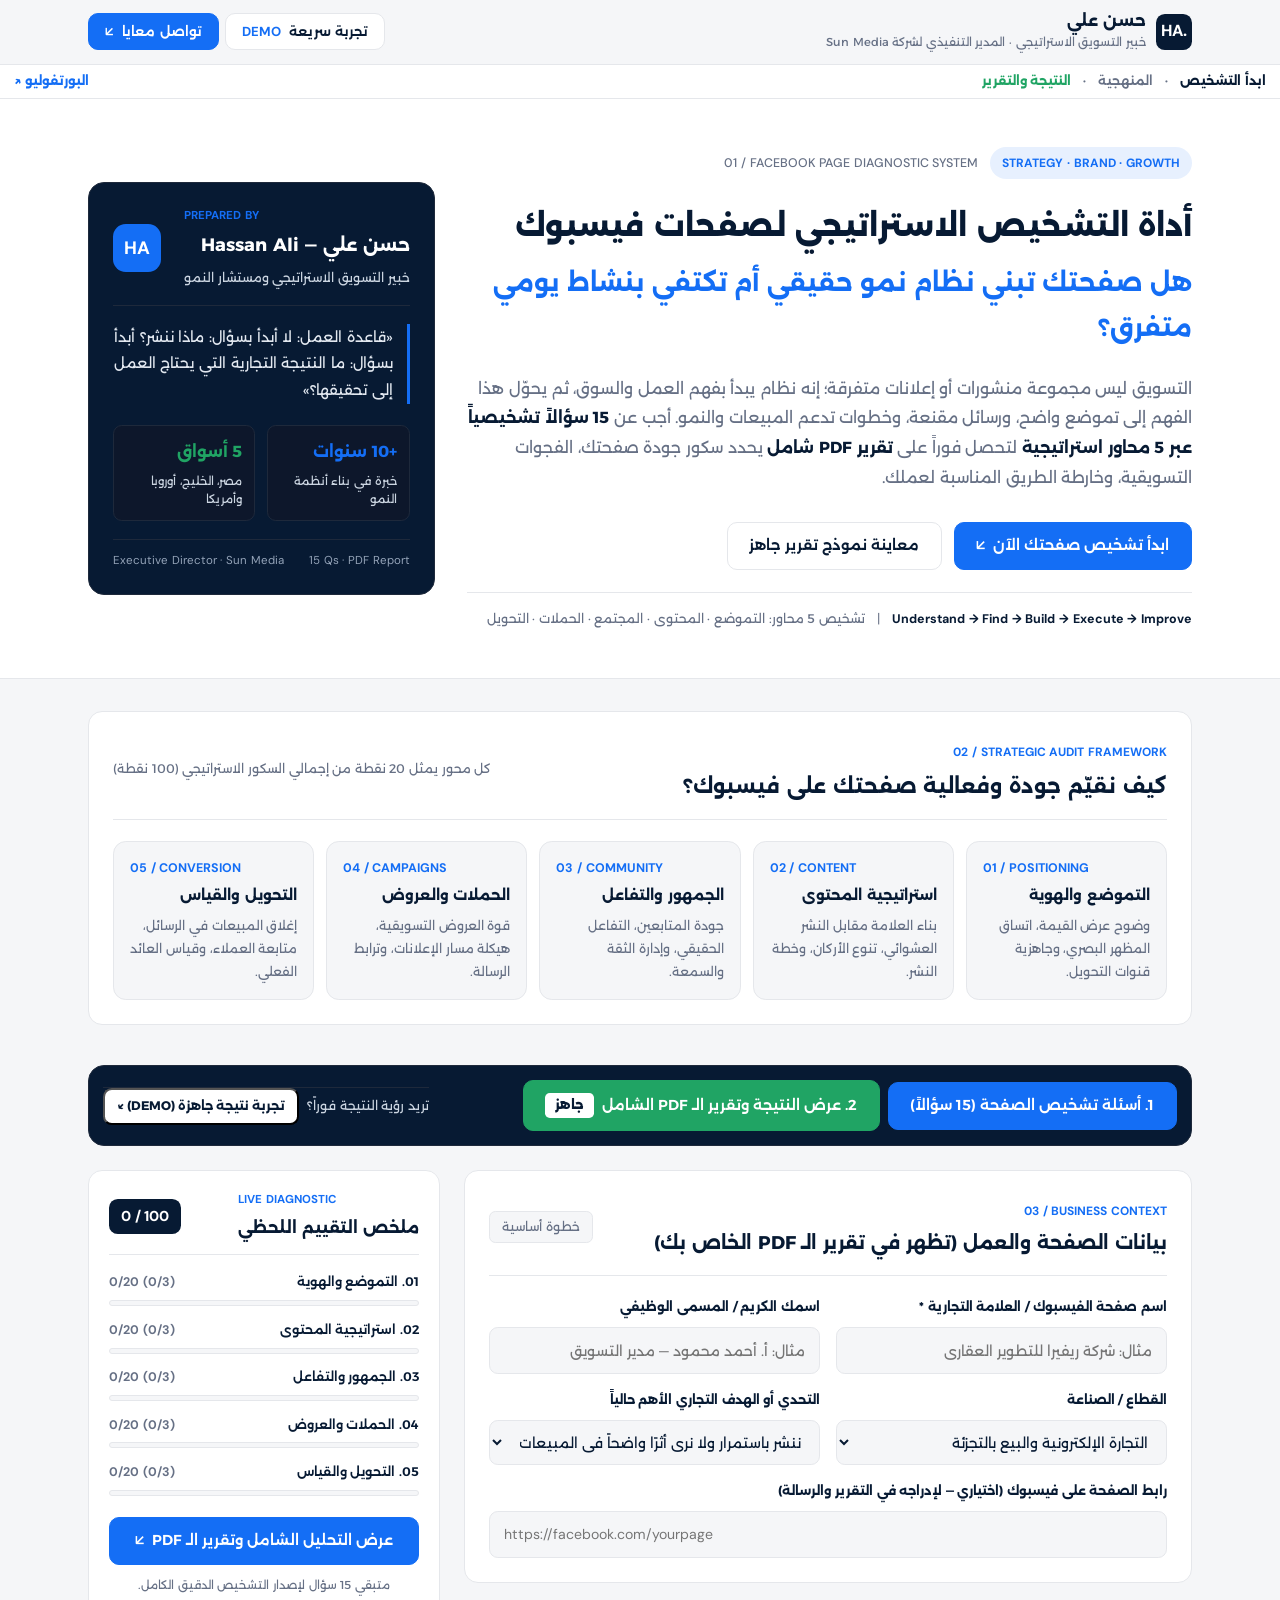
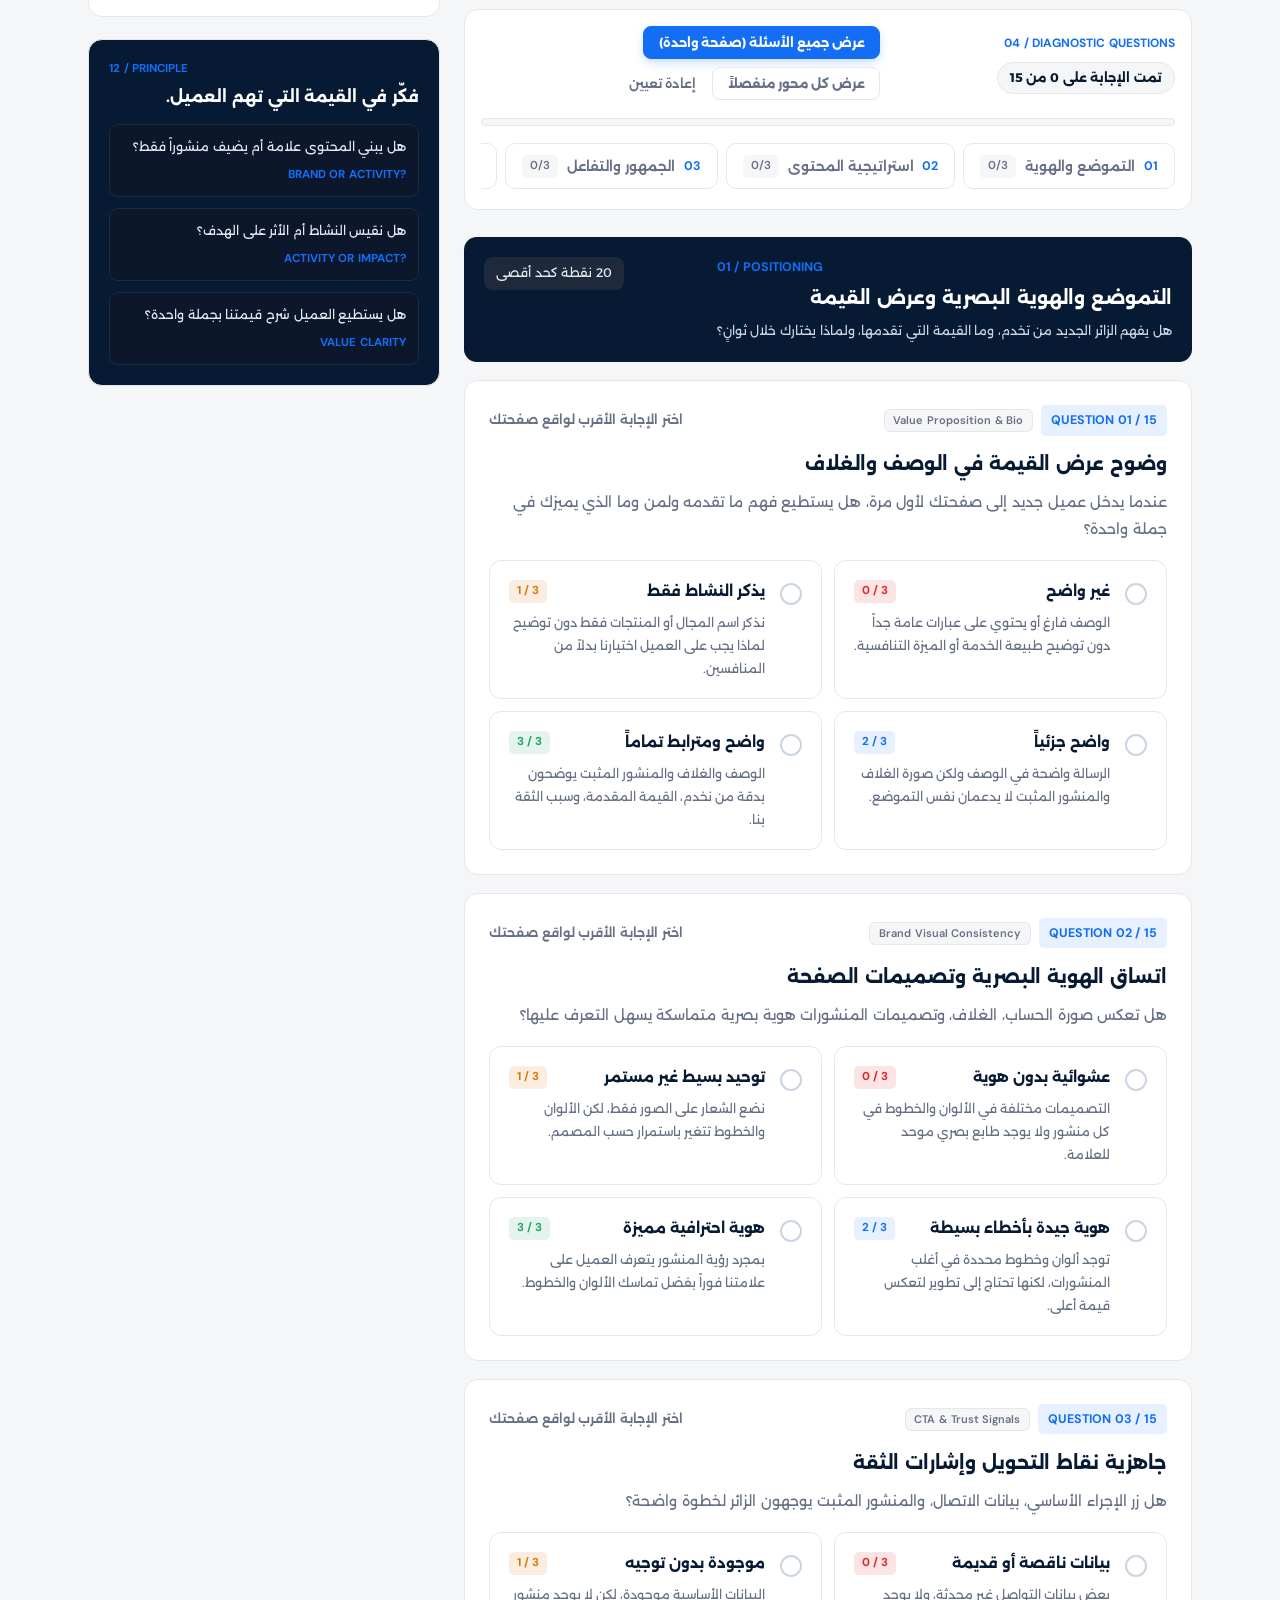
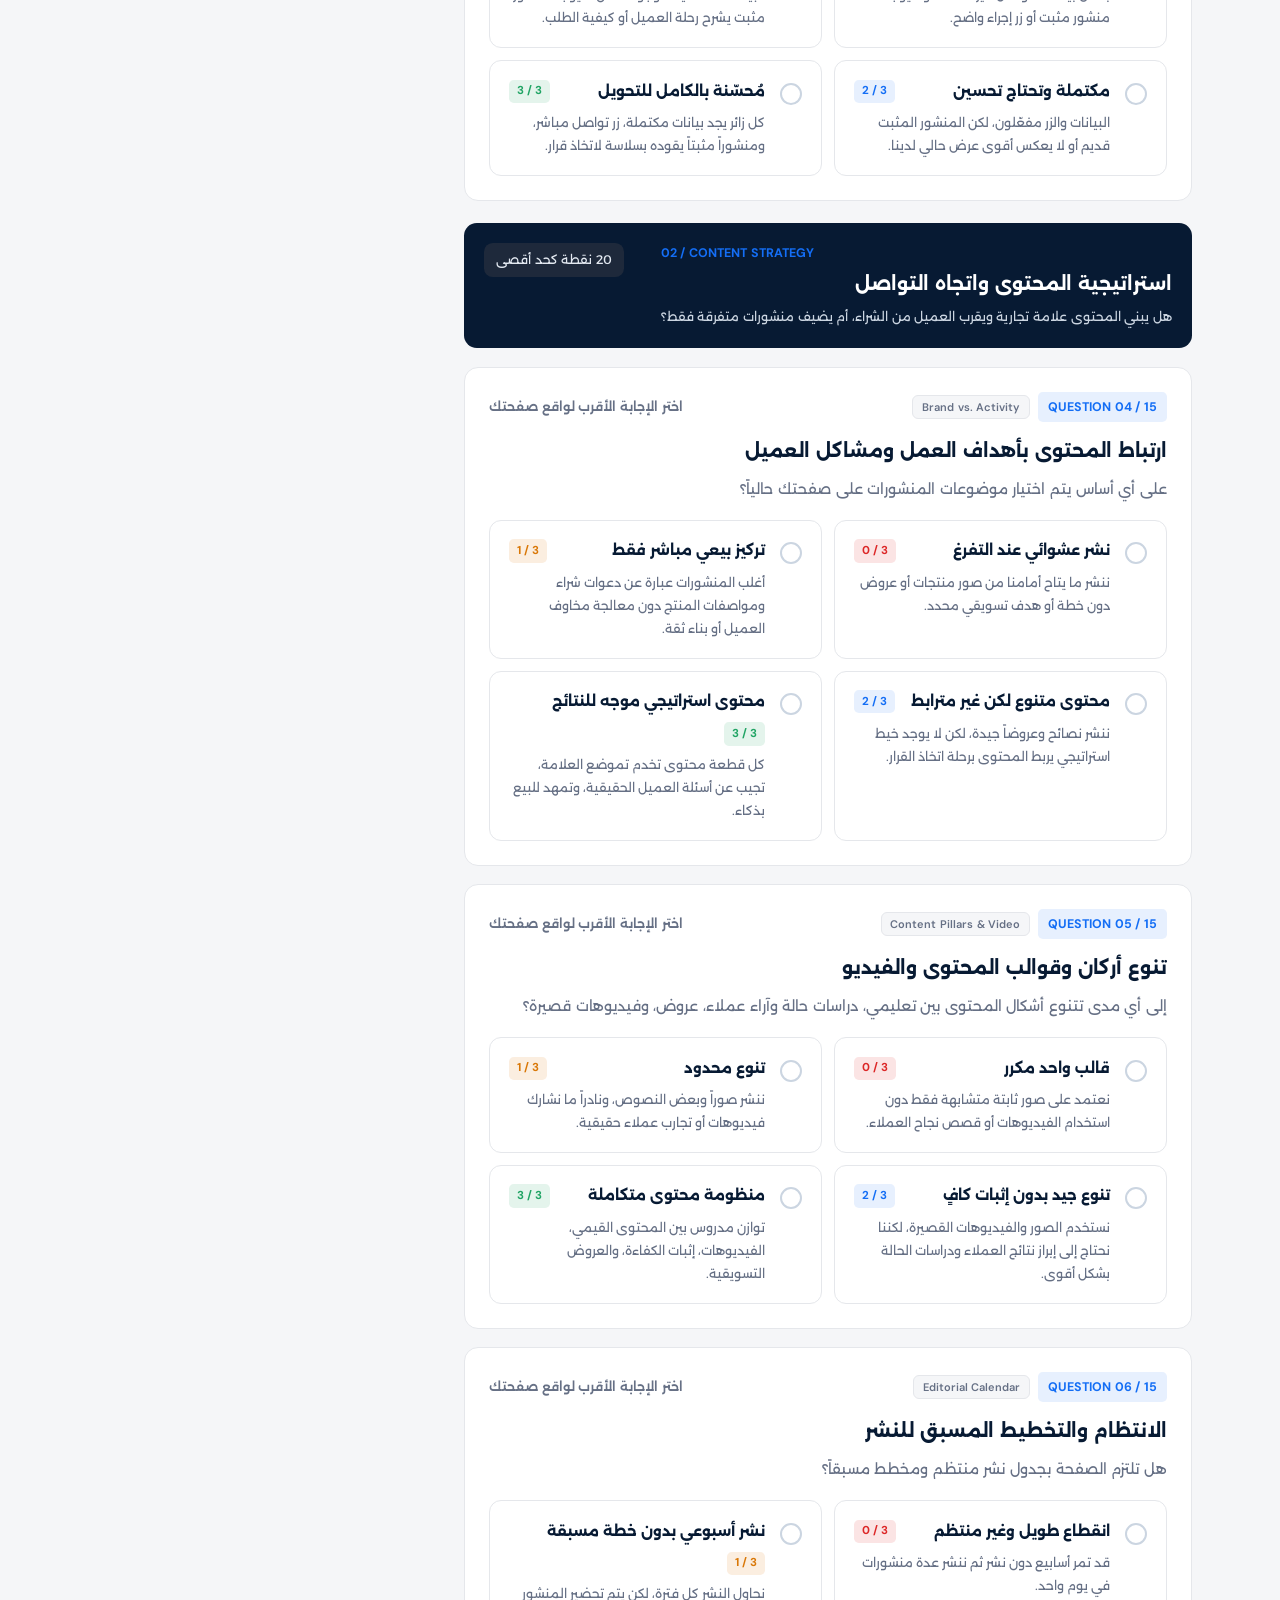
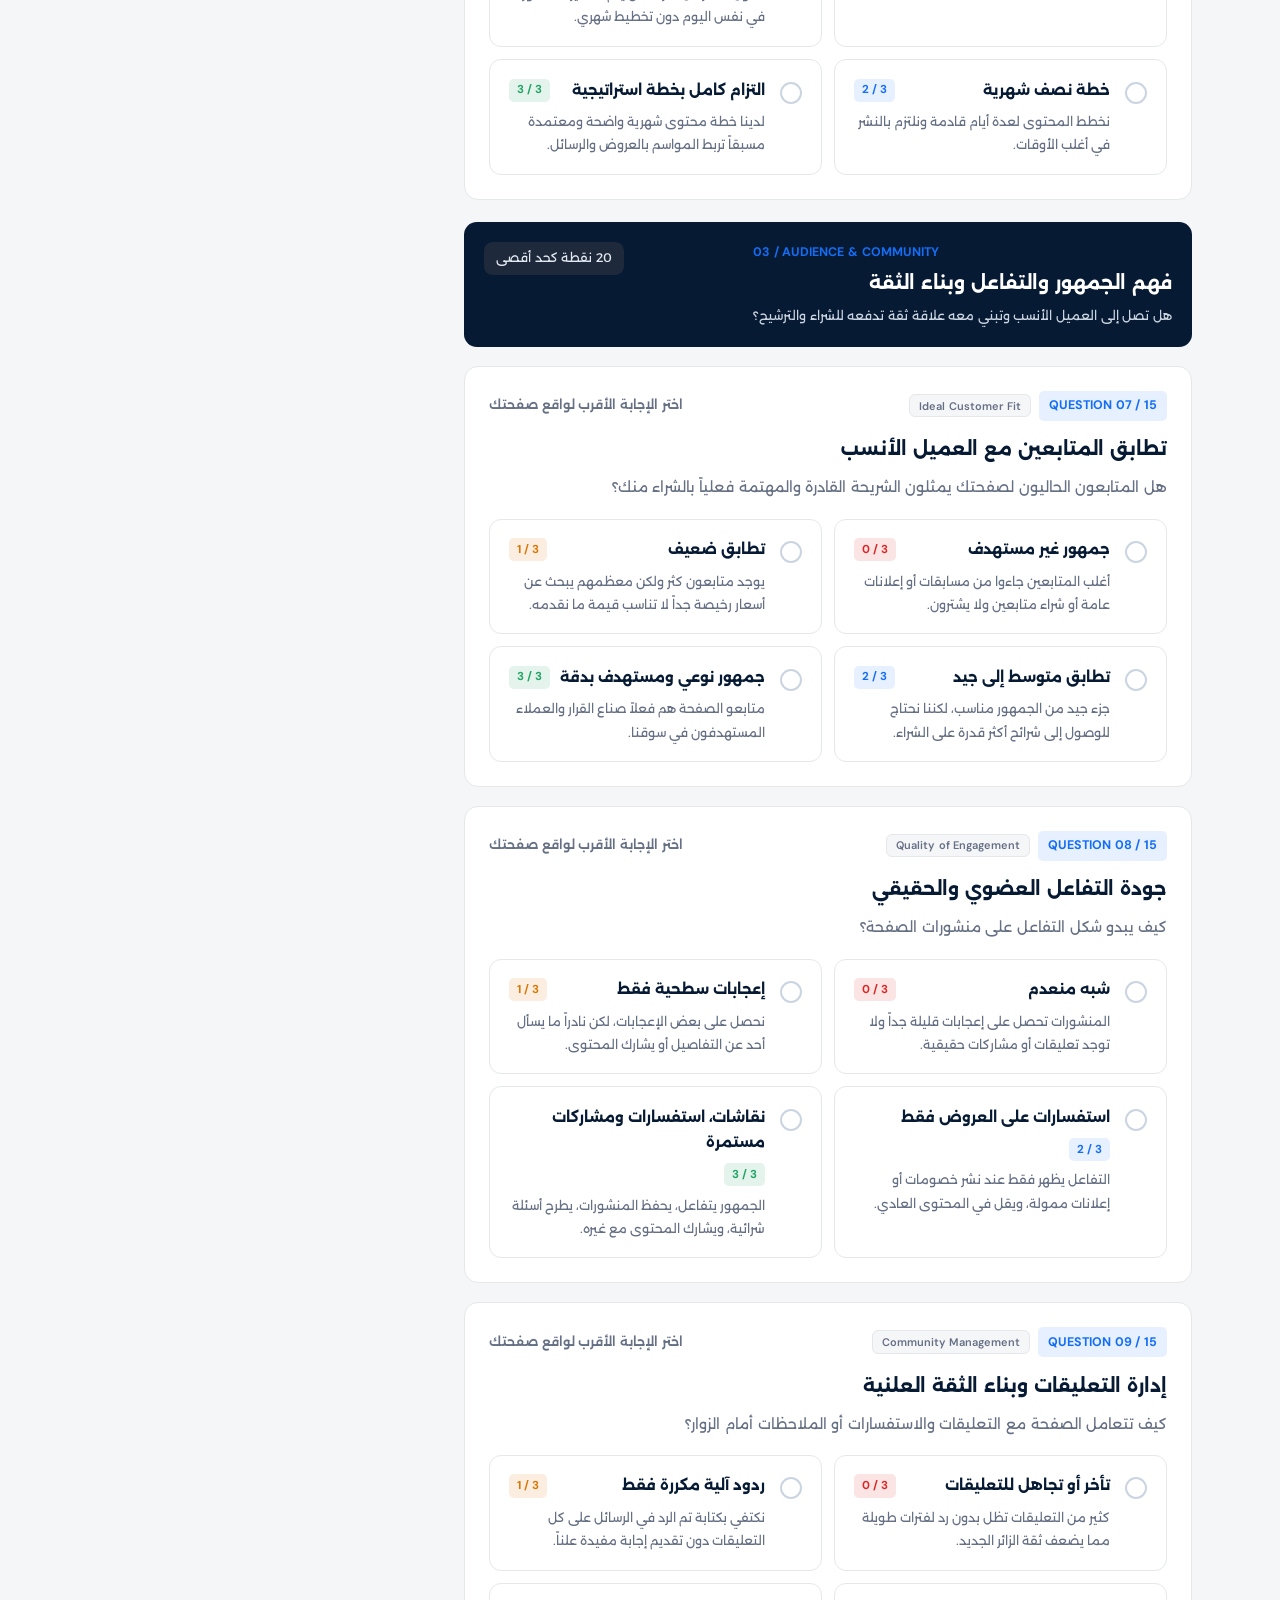
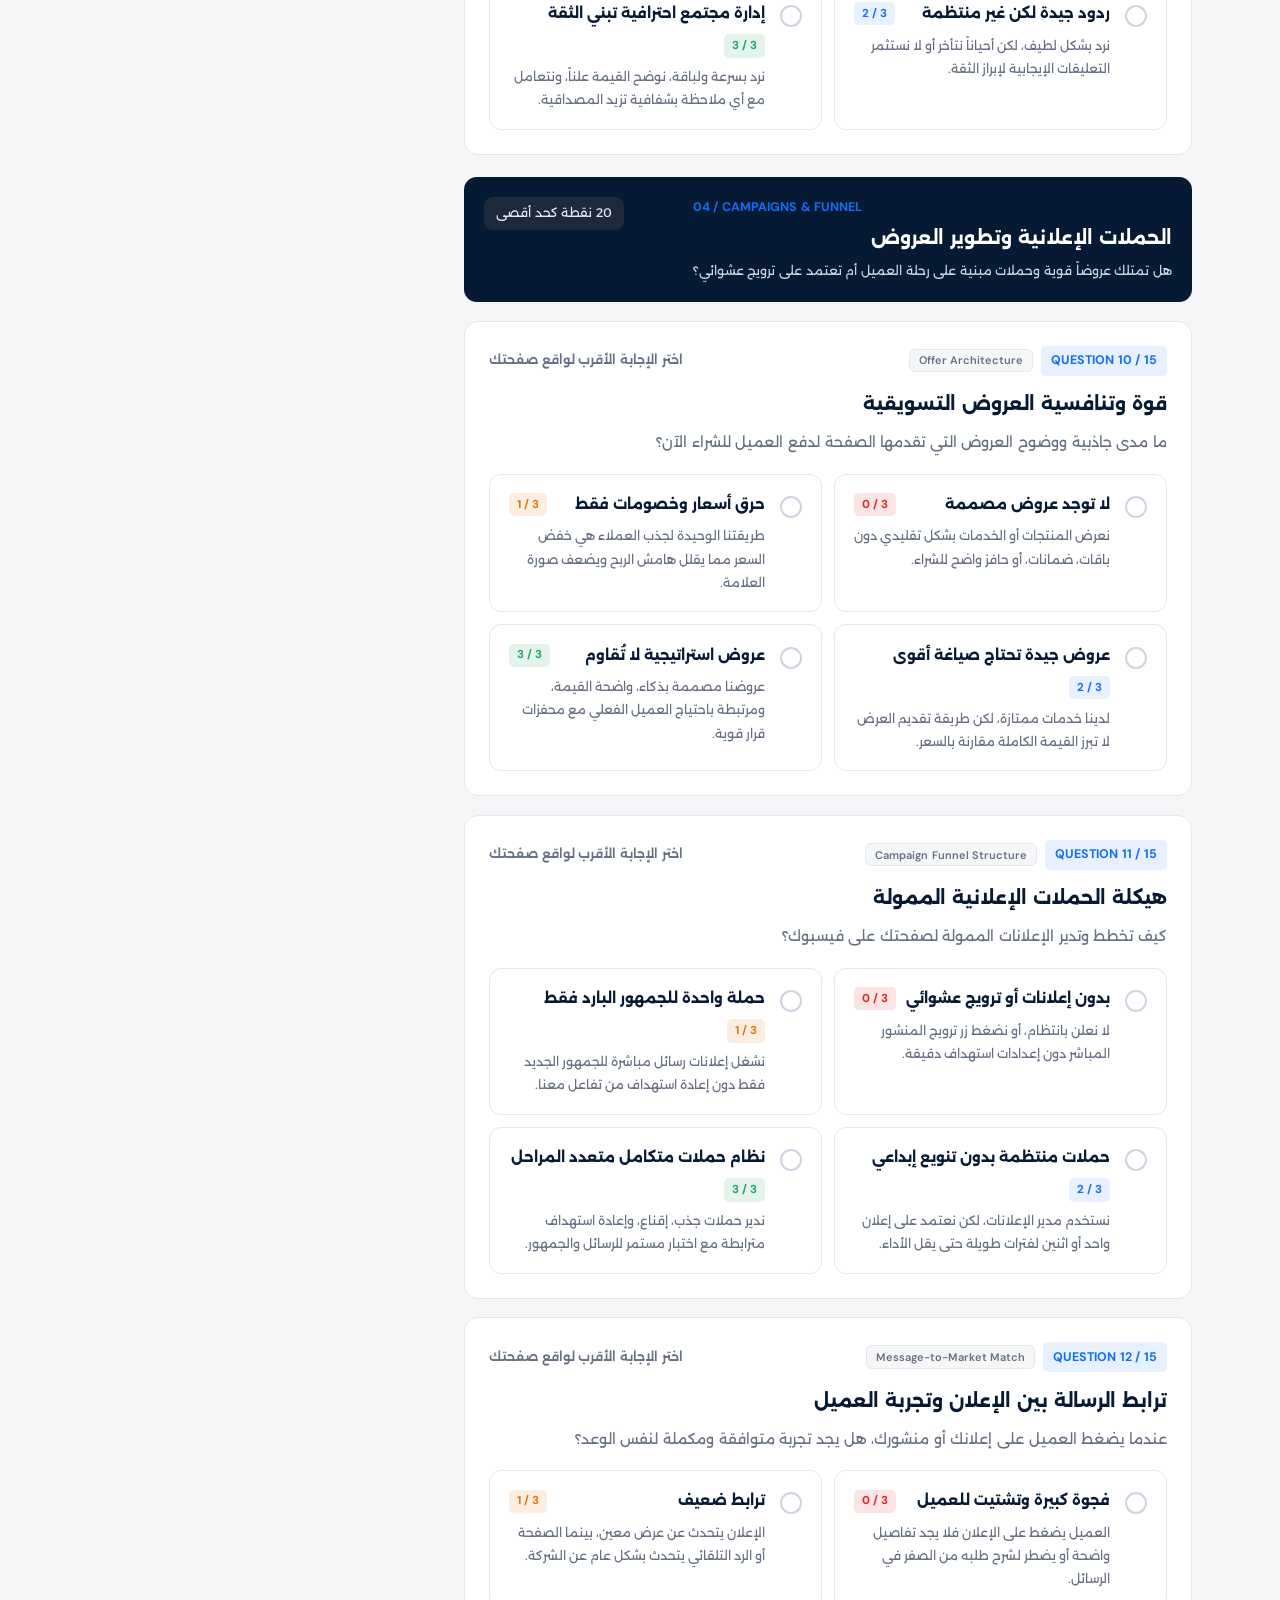
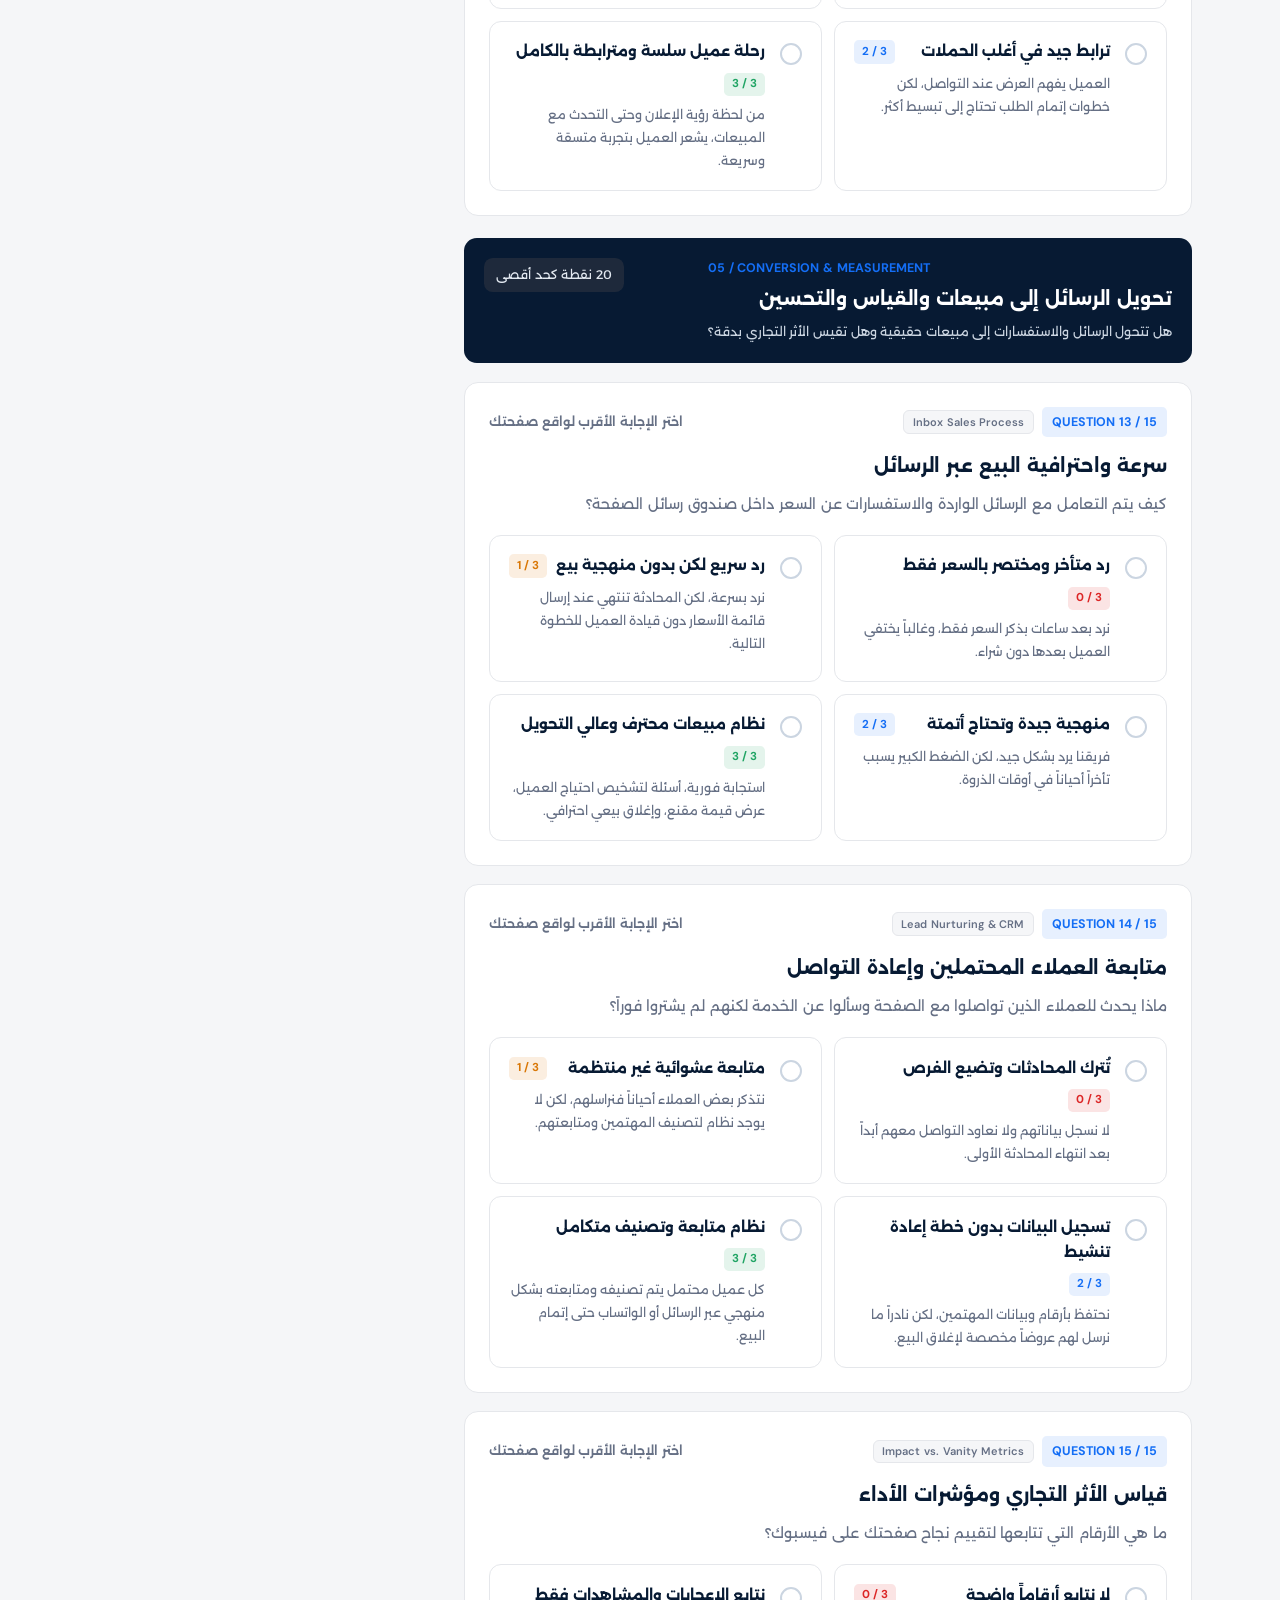
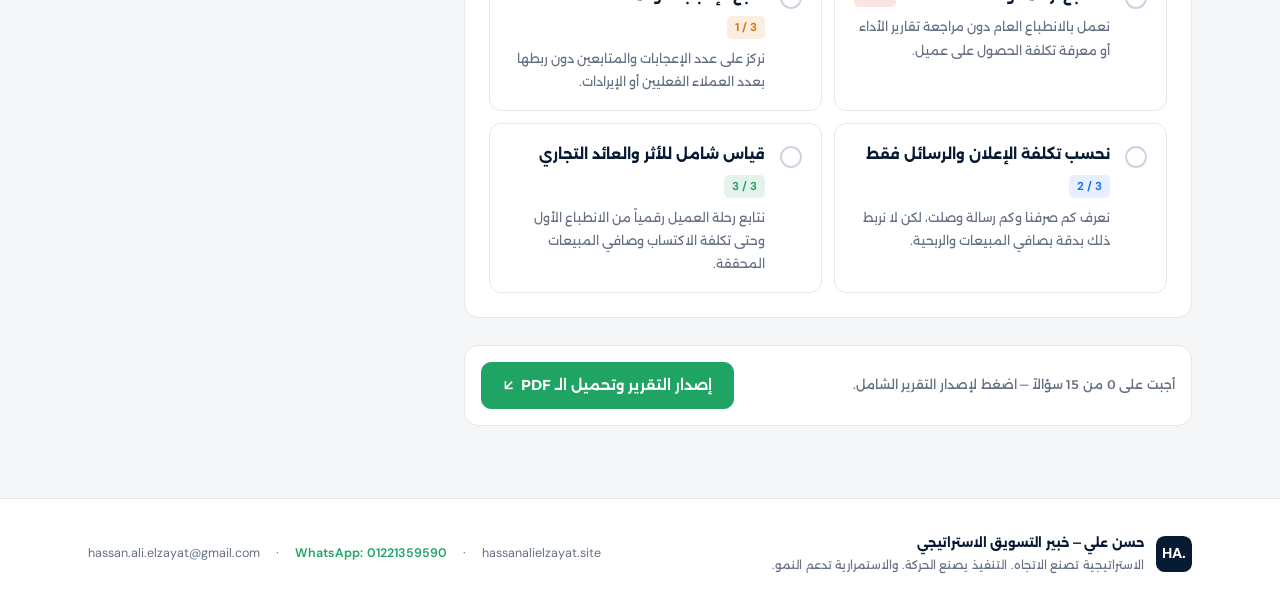
<file: index.html>
<!DOCTYPE html>
<html lang="ar" dir="rtl">
<head>
  <meta charset="UTF-8" />
  <meta name="viewport" content="width=device-width, initial-scale=1.0" />
  <title>أداة التشخيص الاستراتيجي لصفحات فيسبوك — حسن علي | خبير التسويق الاستراتيجي</title>
  <meta name="description" content="أداة التشخيص الاستراتيجي لصفحات فيسبوك — احصل على تقرير PDF شامل وسكور جودة صفحتك مقدم من حسن علي، خبير التسويق الاستراتيجي والمدير التنفيذي لشركة Sun Media." />
  <!-- Google Fonts: Alexandria (Arabic) & DM Sans (English) -->
  <link rel="preconnect" href="https://fonts.googleapis.com">
  <link rel="preconnect" href="https://fonts.gstatic.com" crossorigin>
  <link href="https://fonts.googleapis.com/css2?family=Alexandria:wght@300;400;500;600;700;800&family=DM+Sans:ital,opsz,wght@0,9..40,400..800;1,9..40,400..800&display=swap" rel="stylesheet">
  <!-- html2pdf.js for direct client-side PDF generation -->
  <!-- Native Vector PDF Engine used instead of html2canvas to preserve 100% Arabic typography -->
  <style>
    :root {
      --blue: #146EF5;
      --blue-hover: #0E58C8;
      --blue-soft: rgba(20, 110, 245, 0.08);
      --green: #20A464;
      --green-soft: rgba(32, 164, 100, 0.10);
      --amber: #D97706;
      --amber-soft: rgba(217, 119, 6, 0.10);
      --red: #DC2626;
      --red-soft: rgba(220, 38, 38, 0.10);
      --navy: #071A33;
      --ink: #111827;
      --muted: #667085;
      --paper: #F5F6F8;
      --white: #FFFFFF;
      --line: #E5E7EB;
    }

    *, *::before, *::after {
      box-sizing: border-box;
    }

    html {
      scroll-behavior: smooth;
    }

    section {
      scroll-margin-top: 5.5rem;
    }

    body {
      font-family: 'Alexandria', 'DM Sans', Tahoma, Arial, sans-serif;
      background-color: var(--paper);
      color: var(--ink);
      margin: 0;
      padding: 0;
      line-height: 1.85;
      word-spacing: 0.04em;
      letter-spacing: 0 !important;
      -webkit-font-smoothing: antialiased;
      min-height: 100vh;
      display: flex;
      flex-direction: column;
      justify-content: space-between;
    }

    /* Prevent any word or heading overlap across Arabic & English typography */
    h1, h2, h3, h4, h5, h6 {
      font-family: 'Alexandria', 'DM Sans', Tahoma, sans-serif;
      line-height: 1.65 !important;
      letter-spacing: 0 !important;
      word-spacing: 0.05em;
      margin-top: 0;
      margin-bottom: 0.5rem;
      overflow-wrap: break-word;
    }

    p, li, td, th, label, span, div, button {
      letter-spacing: 0 !important;
      overflow-wrap: break-word;
    }

    p {
      line-height: 1.85 !important;
      margin-top: 0;
    }

    a {
      color: inherit;
      text-decoration: none;
    }

    button, input, select {
      font-family: inherit;
    }

    .font-en {
      font-family: 'DM Sans', 'Alexandria', sans-serif;
      direction: ltr;
      unicode-bidi: isolate;
      display: inline-block;
      letter-spacing: 0 !important;
    }

    /* Built-in Layout & Utility Classes */
    .hidden { display: none !important; }
    .block { display: block; }
    .inline-block { display: inline-block; }
    .flex { display: flex; }
    .inline-flex { display: inline-flex; }
    .grid { display: grid; }
    .flex-col { flex-direction: column; }
    .flex-wrap { flex-wrap: wrap; }
    .flex-1 { flex: 1 1 0%; min-width: 0; }
    .flex-grow { flex-grow: 1; }
    .flex-shrink-0 { flex-shrink: 0; }
    .items-center { align-items: center; }
    .items-start { align-items: flex-start; }
    .items-stretch { align-items: stretch; }
    .justify-between { justify-content: space-between; }
    .justify-center { justify-content: center; }
    .self-start { align-self: flex-start; }
    .gap-1\.5 { gap: 0.375rem; }
    .gap-2 { gap: 0.5rem; }
    .gap-2\.5 { gap: 0.625rem; }
    .gap-3 { gap: 0.75rem; }
    .gap-4 { gap: 1rem; }
    .gap-5 { gap: 1.25rem; }
    .gap-6 { gap: 1.5rem; }
    .gap-8 { gap: 2rem; }

    .max-w-6xl { max-width: 72rem; }
    .max-w-3xl { max-width: 48rem; }
    .mx-auto { margin-left: auto; margin-right: auto; }
    .w-full { width: 100%; }
    .w-10 { width: 2.5rem; }
    .h-10 { height: 2.5rem; }
    .w-12 { width: 3rem; }
    .h-12 { height: 3rem; }
    .w-14 { width: 3.5rem; }
    .h-14 { height: 3.5rem; }
    .w-40 { width: 10rem; }
    .h-40 { height: 10rem; }
    .w-9 { width: 2.25rem; }
    .h-9 { height: 2.25rem; }
    .w-4 { width: 1rem; }
    .h-4 { height: 1rem; }
    .h-16 { height: 4.25rem; }
    .h-2 { height: 0.5rem; }
    .h-2\.5 { height: 0.625rem; }
    .h-1\.5 { height: 0.375rem; }
    .h-full { height: 100%; }

    .p-3 { padding: 0.75rem; }
    .p-3\.5 { padding: 0.875rem; }
    .p-4 { padding: 1rem; }
    .p-5 { padding: 1.25rem; }
    .p-6 { padding: 1.5rem; }
    .px-2 { padding-left: 0.5rem; padding-right: 0.5rem; }
    .px-2\.5 { padding-left: 0.625rem; padding-right: 0.625rem; }
    .px-3 { padding-left: 0.75rem; padding-right: 0.75rem; }
    .px-3\.5 { padding-left: 0.875rem; padding-right: 0.875rem; }
    .px-4 { padding-left: 1rem; padding-right: 1rem; }
    .py-0\.5 { padding-top: 0.15rem; padding-bottom: 0.15rem; }
    .py-1 { padding-top: 0.3rem; padding-bottom: 0.3rem; }
    .py-1\.5 { padding-top: 0.4rem; padding-bottom: 0.4rem; }
    .py-2 { padding-top: 0.55rem; padding-bottom: 0.55rem; }
    .py-2\.5 { padding-top: 0.65rem; padding-bottom: 0.65rem; }
    .py-3 { padding-top: 0.8rem; padding-bottom: 0.8rem; }
    .py-6 { padding-top: 1.5rem; padding-bottom: 1.5rem; }
    .py-8 { padding-top: 2rem; padding-bottom: 2rem; }
    .py-10 { padding-top: 2.5rem; padding-bottom: 2.5rem; }
    .pt-2 { padding-top: 0.5rem; }
    .pt-3 { padding-top: 0.75rem; }
    .pt-4 { padding-top: 1rem; }
    .pt-6 { padding-top: 1.5rem; }
    .pt-8 { padding-top: 2rem; }
    .pb-1 { padding-bottom: 0.25rem; }
    .pb-3 { padding-bottom: 0.75rem; }
    .pb-4 { padding-bottom: 1rem; }
    .pb-6 { padding-bottom: 1.5rem; }
    .pr-3\.5 { padding-right: 0.875rem; }

    .m-0 { margin: 0 !important; }
    .mt-1 { margin-top: 0.35rem !important; }
    .mt-1\.5 { margin-top: 0.45rem !important; }
    .mt-2 { margin-top: 0.6rem !important; }
    .mt-3 { margin-top: 0.85rem !important; }
    .mt-12 { margin-top: 3rem !important; }
    .mb-1 { margin-bottom: 0.35rem !important; }
    .mb-1\.5 { margin-bottom: 0.45rem !important; }
    .mb-2 { margin-bottom: 0.6rem !important; }
    .mb-3 { margin-bottom: 0.85rem !important; }
    .mb-4 { margin-bottom: 1.1rem !important; }
    .mb-5 { margin-bottom: 1.35rem !important; }
    .mb-6 { margin-bottom: 1.6rem !important; }
    .my-6 { margin-top: 1.5rem !important; margin-bottom: 1.5rem !important; }

    .space-y-1\.5 > * + * { margin-top: 0.4rem !important; }
    .space-y-2\.5 > * + * { margin-top: 0.7rem !important; }
    .space-y-3 > * + * { margin-top: 0.85rem !important; }
    .space-y-4 > * + * { margin-top: 1.15rem !important; }
    .space-y-5 > * + * { margin-top: 1.4rem !important; }
    .space-y-6 > * + * { margin-top: 1.65rem !important; }
    .space-y-8 > * + * { margin-top: 2.2rem !important; }

    .rounded { border-radius: 0.3rem; }
    .rounded-md { border-radius: 0.4rem; }
    .rounded-lg { border-radius: 0.55rem; }
    .rounded-xl { border-radius: 0.8rem; }
    .rounded-2xl { border-radius: 1rem; }
    .rounded-full { border-radius: 9999px; }

    .border { border: 1px solid var(--line); }
    .border-b { border-bottom: 1px solid var(--line); }
    .border-t { border-top: 1px solid var(--line); }
    .border-b-2 { border-bottom: 2px solid var(--navy); }
    .border-r-2 { border-right: 3px solid var(--blue); }
    .border-r-4 { border-right-width: 4px; border-right-style: solid; }
    .border-r-\[\#20A464\] { border-right-color: #20A464; }
    .border-r-\[\#DC2626\] { border-right-color: #DC2626; }
    .border-slate-700 { border-color: #334155; }
    .border-slate-800 { border-color: #1E293B; }

    .bg-white { background-color: #FFFFFF; }
    .bg-\[\#F5F6F8\] { background-color: #F5F6F8; }
    .bg-\[\#071A33\], .editorial-card.bg-\[\#071A33\] { background-color: #071A33 !important; }
    .bg-\[\#146EF5\] { background-color: #146EF5; }
    .bg-\[\#20A464\] { background-color: #20A464; }
    .bg-\[\#D97706\] { background-color: #D97706; }
    .bg-\[\#DC2626\] { background-color: #DC2626; }
    .bg-slate-800 { background-color: #1E293B; }
    .bg-slate-900\/80, .bg-slate-900\/90, .bg-slate-900\/70 { background-color: rgba(15, 23, 42, 0.85); }
    .bg-\[\#146EF5\]\/10 { background-color: rgba(20, 110, 245, 0.10); }
    .bg-\[\#20A464\]\/10 { background-color: rgba(32, 164, 100, 0.12); }
    .bg-\[\#D97706\]\/10 { background-color: rgba(217, 119, 6, 0.12); }
    .bg-\[\#DC2626\]\/10 { background-color: rgba(220, 38, 38, 0.12); }

    .text-white { color: #FFFFFF; }
    .text-\[\#071A33\] { color: #071A33; }
    .text-\[\#111827\] { color: #111827; }
    .text-\[\#667085\] { color: #667085; }
    .text-\[\#146EF5\] { color: #146EF5; }
    .text-\[\#20A464\] { color: #20A464; }
    .text-\[\#D97706\] { color: #D97706; }
    .text-\[\#DC2626\] { color: #DC2626; }
    .text-slate-200 { color: #E2E8F0; }
    .text-slate-300 { color: #CBD5E1; }
    .text-slate-400 { color: #94A3B8; }

    .text-xs { font-size: 0.78rem; line-height: 1.65; }
    .text-sm { font-size: 0.9rem; line-height: 1.75; }
    .text-base { font-size: 1rem; line-height: 1.75; }
    .text-lg { font-size: 1.125rem; line-height: 1.7; }
    .text-xl { font-size: 1.25rem; line-height: 1.65; }
    .text-2xl { font-size: 1.45rem; line-height: 1.6; }
    .text-4xl { font-size: 2.1rem; line-height: 1.35; }
    .text-\[11px\] { font-size: 11.5px; line-height: 1.6; }

    .font-normal { font-weight: 400; }
    .font-medium { font-weight: 500; }
    .font-semibold { font-weight: 600; }
    .font-bold { font-weight: 700; }
    .font-extrabold { font-weight: 800; }
    .uppercase { text-transform: uppercase; }
    .text-center { text-align: center; }
    .text-right { text-align: right; }
    .text-left { text-align: left; }
    .whitespace-nowrap { white-space: nowrap; }
    .overflow-hidden { overflow: hidden; }
    .overflow-x-auto { overflow-x: auto; }
    .relative { position: relative; }
    .absolute { position: absolute; }
    .sticky { position: sticky; }
    .fixed { position: fixed; }
    .inset-0 { top: 0; right: 0; bottom: 0; left: 0; }
    .top-0 { top: 0; }
    .bottom-5 { bottom: 1.25rem; }
    .left-5 { left: 1.25rem; }
    .z-40 { z-index: 40; }
    .z-50 { z-index: 50; }
    .-rotate-90 { transform: rotate(-90deg); }

    /* Responsive Grid Helpers */
    .grid-cols-1 { grid-template-columns: repeat(1, minmax(0, 1fr)); }
    .grid-cols-2 { grid-template-columns: repeat(2, minmax(0, 1fr)); }

    @media (min-width: 640px) {
      .sm\:grid-cols-2 { grid-template-columns: repeat(2, minmax(0, 1fr)); }
      .sm\:col-span-2 { grid-column: span 2 / span 2; }
      .sm\:flex-row { flex-direction: row; }
      .sm\:items-center { align-items: center; }
      .sm\:inline-block { display: inline-block; }
      .sm\:w-auto { width: auto; }
      .sm\:p-6 { padding: 1.5rem; }
      .sm\:p-8 { padding: 2rem; }
      .sm\:p-10 { padding: 2.5rem; }
      .sm\:px-6 { padding-left: 1.5rem; padding-right: 1.5rem; }
      .sm\:py-14 { padding-top: 3rem; padding-bottom: 3rem; }
      .sm\:text-sm { font-size: 0.9rem; line-height: 1.75; }
      .sm\:text-base { font-size: 1rem; line-height: 1.8; }
      .sm\:text-lg { font-size: 1.15rem; line-height: 1.7; }
      .sm\:text-xl { font-size: 1.28rem; line-height: 1.65; }
      .sm\:text-2xl { font-size: 1.55rem; line-height: 1.6; }
      .sm\:text-3xl { font-size: 1.85rem; line-height: 1.6; }
    }

    @media (min-width: 768px) {
      .md\:flex { display: flex; }
      .md\:grid-cols-3 { grid-template-columns: repeat(3, minmax(0, 1fr)); }
    }

    @media (min-width: 1024px) {
      .lg\:grid-cols-5 { grid-template-columns: repeat(5, minmax(0, 1fr)); }
      .lg\:grid-cols-12 { grid-template-columns: repeat(12, minmax(0, 1fr)); }
      .lg\:col-span-4 { grid-column: span 4 / span 4; }
      .lg\:col-span-8 { grid-column: span 8 / span 8; }
      .lg\:sticky { position: sticky; }
      .lg\:top-20 { top: 5.25rem; }
    }

    /* Editorial Portfolio Styling */
    .eyebrow-tag {
      font-family: 'DM Sans', 'Alexandria', sans-serif;
      font-size: 0.75rem;
      font-weight: 700;
      text-transform: uppercase;
      color: var(--blue);
      display: inline-flex;
      align-items: center;
      gap: 0.5rem;
      direction: ltr;
      unicode-bidi: isolate;
      letter-spacing: 0 !important;
    }

    .en-badge {
      font-family: 'DM Sans', sans-serif;
      font-size: 11px;
      font-weight: 600;
      color: var(--muted);
      background-color: var(--paper);
      border: 1px solid var(--line);
      padding: 0.15rem 0.55rem;
      border-radius: 6px;
      direction: ltr;
      unicode-bidi: isolate;
      display: inline-block;
      line-height: 1.5;
    }

    .editorial-card {
      background: var(--white);
      border: 1px solid var(--line);
      border-radius: 14px;
      transition: all 0.22s ease;
    }

    .editorial-card:hover {
      border-color: #CBD5E1;
      box-shadow: 0 10px 28px -8px rgba(7, 26, 51, 0.06);
    }

    .btn-primary {
      background-color: var(--blue);
      color: var(--white);
      font-weight: 600;
      border-radius: 10px;
      padding: 0.75rem 1.35rem;
      display: inline-flex;
      align-items: center;
      justify-content: center;
      gap: 0.5rem;
      transition: all 0.2s ease;
      border: 1px solid var(--blue);
      cursor: pointer;
      line-height: 1.5;
    }

    .btn-primary:hover {
      background-color: var(--blue-hover);
      border-color: var(--blue-hover);
    }

    .btn-secondary {
      background-color: var(--white);
      color: var(--navy);
      font-weight: 600;
      border-radius: 10px;
      padding: 0.75rem 1.35rem;
      display: inline-flex;
      align-items: center;
      justify-content: center;
      gap: 0.5rem;
      transition: all 0.2s ease;
      border: 1px solid var(--line);
      cursor: pointer;
      line-height: 1.5;
    }

    .btn-secondary:hover {
      border-color: var(--navy);
      background-color: #F9FAFB;
    }

    .btn-green {
      background-color: var(--green);
      color: var(--white);
      font-weight: 600;
      border-radius: 10px;
      padding: 0.75rem 1.35rem;
      display: inline-flex;
      align-items: center;
      justify-content: center;
      gap: 0.5rem;
      transition: all 0.2s ease;
      border: 1px solid var(--green);
      cursor: pointer;
      line-height: 1.5;
    }

    .btn-green:hover {
      filter: brightness(0.95);
    }

    /* Option Radio Card */
    .option-card {
      background-color: var(--white);
      border: 1.5px solid var(--line);
      border-radius: 12px;
      padding: 1.1rem 1.2rem;
      cursor: pointer;
      transition: all 0.18s ease;
      display: flex;
      align-items: flex-start;
      gap: 0.9rem;
      text-align: right;
      width: 100%;
    }

    .option-card:hover {
      border-color: #93C5FD;
      background-color: #F8FAFC;
    }

    .option-card.selected {
      border-color: var(--blue);
      background-color: rgba(20, 110, 245, 0.05);
      box-shadow: 0 0 0 3px rgba(20, 110, 245, 0.10);
    }

    .option-radio {
      width: 22px;
      height: 22px;
      border-radius: 9999px;
      border: 2px solid #CBD5E1;
      display: flex;
      align-items: center;
      justify-content: center;
      flex-shrink: 0;
      margin-top: 4px;
      transition: all 0.18s ease;
    }

    .option-card.selected .option-radio {
      border-color: var(--blue);
      background-color: var(--blue);
    }

    .option-card.selected .option-radio::after {
      content: "";
      width: 8px;
      height: 8px;
      border-radius: 9999px;
      background-color: var(--white);
    }

    /* Pillar Tab Pill */
    .pillar-tab {
      border: 1px solid var(--line);
      background: var(--white);
      color: var(--muted);
      border-radius: 10px;
      padding: 0.65rem 1rem;
      font-size: 0.84rem;
      font-weight: 600;
      transition: all 0.2s ease;
      cursor: pointer;
      display: flex;
      align-items: center;
      gap: 0.55rem;
      white-space: nowrap;
      line-height: 1.5;
    }

    .pillar-tab.active {
      background: var(--navy);
      color: var(--white);
      border-color: var(--navy);
    }

    .pillar-tab.completed:not(.active) {
      border-color: rgba(32, 164, 100, 0.4);
      background: rgba(32, 164, 100, 0.06);
      color: var(--navy);
    }

    /* Form Controls */
    .form-input {
      width: 100%;
      padding: 0.7rem 0.9rem;
      border-radius: 0.55rem;
      border: 1px solid var(--line);
      background-color: var(--paper);
      font-size: 0.88rem;
      line-height: 1.6;
      color: var(--navy);
      transition: border-color 0.15s ease, background-color 0.15s ease;
    }

    .form-input:focus {
      background-color: var(--white);
      border-color: var(--blue);
      outline: none;
    }

    table {
      width: 100%;
      border-collapse: collapse;
    }

    th, td {
      border-bottom: 1px solid var(--line);
      line-height: 1.75;
      vertical-align: top;
    }

    /* Custom Scrollbar */
    ::-webkit-scrollbar {
      width: 8px;
      height: 8px;
    }
    ::-webkit-scrollbar-track {
      background: var(--paper);
    }
    ::-webkit-scrollbar-thumb {
      background: #CBD5E1;
      border-radius: 4px;
    }

    #questions-container,
    #pillar-tabs-container,
    .question-card-item {
      scroll-margin-top: 5.5rem;
    }


    /* Responsive Header & Mobile Compatibility Rules */
    .header-btn {
      padding: 0.4rem 0.62rem !important;
      font-size: 0.72rem !important;
      line-height: 1.35 !important;
      border-radius: 8px !important;
      white-space: nowrap !important;
      flex-shrink: 0 !important;
    }
    @media (min-width: 640px) {
      .header-btn {
        padding: 0.55rem 1rem !important;
        font-size: 0.82rem !important;
        border-radius: 10px !important;
      }
    }

    .mode-switch-btn {
      padding: 0.5rem 0.9rem;
      font-size: 0.78rem;
      font-weight: 700;
      border-radius: 8px;
      border: 1px solid var(--line);
      background: var(--white);
      color: var(--muted);
      cursor: pointer;
      transition: all 0.18s ease;
      display: inline-flex;
      align-items: center;
      justify-content: center;
      gap: 0.4rem;
      white-space: nowrap;
    }
    .mode-switch-btn.active {
      background: var(--blue);
      color: var(--white);
      border-color: var(--blue);
      box-shadow: 0 4px 12px -2px rgba(20, 110, 245, 0.3);
    }
    .mode-switch-btn:not(.active):hover {
      border-color: var(--navy);
      color: var(--navy);
      background: #F8FAFC;
    }

    .mobile-only { display: inline; }
    .desktop-only { display: none; }
    @media (min-width: 640px) {
      .mobile-only { display: none !important; }
      .desktop-only { display: inline !important; }
      .sm\:w-auto { width: auto !important; }
      .sm\:inline-flex { display: inline-flex !important; }
      .sm\:flex-initial { flex: 0 1 auto !important; }
    }
    @media (max-width: 639px) {
      .mobile-stack-btn {
        width: 100% !important;
        justify-content: center !important;
      }
      .editorial-card {
        border-radius: 12px;
      }
      #toast-container {
        left: 1rem !important;
        right: 1rem !important;
        bottom: 1rem !important;
      }
    }

    /* Print Stylesheet for 100% Vector Arabic PDF Export */
    @page {
      size: A4 portrait;
      margin: 10mm;
    }

    @media print {
      *, *::before, *::after {
        -webkit-print-color-adjust: exact !important;
        print-color-adjust: exact !important;
        color-adjust: exact !important;
      }
      html, body {
        background: #FFFFFF !important;
        color: #111827 !important;
        margin: 0 !important;
        padding: 0 !important;
        width: 100% !important;
      }
      .no-print {
        display: none !important;
      }
      #results-section {
        display: block !important;
        max-width: 100% !important;
        width: 100% !important;
        padding: 0 !important;
        margin: 0 !important;
      }
      #pdf-printable-wrapper {
        display: block !important;
        padding: 0 !important;
        margin: 0 !important;
        box-shadow: none !important;
        border: none !important;
        border-radius: 0 !important;
      }
      #pdf-report-sheet {
        padding: 0 !important;
        margin: 0 !important;
        zoom: 0.82;
      }
      #pdf-report-sheet.space-y-8 > * + * {
        margin-top: 1.15rem !important;
      }
      /* Keep Header + Executive Score Grid together on Page 1 */
      .print-avoid-break {
        break-inside: avoid !important;
        page-break-inside: avoid !important;
      }
      /* Preserve multi-column desktop layout inside A4 print */
      .lg\:grid-cols-12 {
        grid-template-columns: repeat(12, minmax(0, 1fr)) !important;
      }
      .lg\:col-span-4 {
        grid-column: span 4 / span 4 !important;
      }
      .lg\:col-span-8 {
        grid-column: span 8 / span 8 !important;
      }
      .md\:grid-cols-3 {
        grid-template-columns: repeat(3, minmax(0, 1fr)) !important;
      }
      .sm\:grid-cols-2 {
        grid-template-columns: repeat(2, minmax(0, 1fr)) !important;
      }
      .sm\:flex-row {
        flex-direction: row !important;
      }
      .sm\:items-center {
        align-items: center !important;
      }
      .sm\:w-auto {
        width: auto !important;
      }
      /* Prevent cards, sections, and table rows from slicing across page breaks */
      .print-avoid-break,
      #report-custom-cta-box,
      #report-detailed-pillars > div,
      tr {
        break-inside: avoid !important;
        page-break-inside: avoid !important;
      }
      .page-break {
        page-break-before: always !important;
        break-before: page !important;
      }
    }
  </style>
</head>
<body class="min-h-screen flex flex-col justify-between">

  <!-- Toast Notification -->
  <div id="toast-container" class="fixed bottom-5 left-5 z-50 hidden no-print">
    <div id="toast-box" class="bg-[#071A33] text-white px-4 py-3 rounded-xl border border-slate-700 flex items-center gap-3 text-sm font-medium">
      <span id="toast-icon" style="width:10px;height:10px;border-radius:9999px;background:#20A464;display:inline-block;flex-shrink:0;"></span>
      <span id="toast-message">تم بنجاح</span>
    </div>
  </div>

  <!-- Top Navigation Bar (100% Responsive Across Mobile, Tablet & Desktop) -->
  <header class="sticky top-0 z-40 bg-[#F5F6F8] border-b border-[#E5E7EB] no-print">
    <div class="max-w-6xl mx-auto px-3.5 sm:px-6 py-2.5 sm:py-3 flex items-center justify-between gap-2">
      <!-- Brand Identity -->
      <a href="#top" id="nav-brand-top" class="flex items-center gap-2.5 flex-1" style="min-width: 0;">
        <div class="w-9 h-9 sm:w-10 sm:h-10 rounded-lg bg-[#071A33] text-white font-en font-extrabold text-sm sm:text-base flex items-center justify-center flex-shrink-0" dir="ltr">
          HA.
        </div>
        <div style="min-width: 0;">
          <div class="flex items-center gap-2">
            <span class="font-bold text-[#071A33] text-sm sm:text-base whitespace-nowrap" style="line-height: 1.35;">حسن علي</span>
            <span class="hidden sm:inline-block text-[11px] font-en font-semibold text-[#146EF5] bg-[#146EF5]/10 px-2 py-0.5 rounded whitespace-nowrap" dir="ltr">HA / STRATEGY</span>
          </div>
          <p class="text-[11px] text-[#667085] m-0 whitespace-nowrap overflow-hidden" style="text-overflow: ellipsis; line-height: 1.35;">
            <span class="mobile-only">خبير التسويق الاستراتيجي</span>
            <span class="desktop-only">خبير التسويق الاستراتيجي · المدير التنفيذي لشركة Sun Media</span>
          </p>
        </div>
      </a>

      <!-- Desktop Nav Links -->
      <nav class="hidden md:flex items-center gap-6 text-sm font-medium text-[#667085] flex-shrink-0">
        <a href="#methodology-section" id="nav-methodology-link" class="hover:text-[#071A33] whitespace-nowrap">المنهجية</a>
        <a href="#audit-workspace" id="nav-audit-link" class="hover:text-[#071A33] whitespace-nowrap">أداة التشخيص</a>
        <a href="#results-section" id="nav-results-link" class="hover:text-[#071A33] whitespace-nowrap hidden">التقرير والنتيجة</a>
        <a href="https://www.hassanalielzayat.site/" target="_blank" rel="noopener noreferrer" class="text-[#146EF5] font-semibold text-xs whitespace-nowrap">البورتفوليو ↗</a>
      </nav>

      <!-- Direct CTA Buttons (Compact on mobile, never wrap or overflow) -->
      <div class="flex items-center gap-1.5 sm:gap-2 flex-shrink-0">
        <button type="button" id="btn-demo-fill" class="btn-secondary header-btn hidden sm:inline-flex" title="ملء بيانات تجريبية لمعاينة التقرير فوراً">
          <span class="desktop-only">تجربة سريعة</span>
          <span class="mobile-only">تجربة</span>
          <span class="font-en text-[#146EF5] font-bold" dir="ltr">DEMO</span>
        </button>
        <a href="https://wa.me/201221359590?text=%D9%85%D8%B1%D8%AD%D8%A8%D8%A7%D9%8B%20%D8%A3%D8%B3%D8%AA%D8%A7%D8%B0%20%D8%AD%D8%B3%D9%86%D8%8C%20%D8%A3%D8%B1%D8%BA%D8%A8%20%D9%81%D9%8A%20%D8%A7%D9%84%D8%AA%D9%88%D8%A7%D8%B5%D9%84%20%D8%A8%D8%AE%D8%B5%D9%88%D8%B5%20%D8%A7%D8%B3%D8%AA%D8%B4%D8%A7%D8%B1%D8%A9%20%D8%AA%D8%B3%D9%88%D9%8A%D9%82%D9%8A%D8%A9%20%D8%A7%D8%B3%D8%AA%D8%B1%D8%A7%D8%AA%D9%8A%D8%AC%D9%8A%D8%A9" target="_blank" rel="noopener noreferrer" class="btn-primary header-btn">
          <span>تواصل معايا</span>
          <span class="font-en" dir="ltr">↙</span>
        </a>
      </div>
    </div>

    <!-- Mobile Quick Navigation Bar (Visible on phones/small tablets) -->
    <div class="md:hidden bg-white border-t border-[#E5E7EB] px-3.5 py-1.5 flex items-center justify-between gap-2 overflow-x-auto text-xs font-semibold text-[#667085]">
      <div class="flex items-center gap-3 whitespace-nowrap">
        <a href="#audit-workspace" id="mob-nav-audit" class="text-[#071A33] font-bold">ابدأ التشخيص</a>
        <span>·</span>
        <a href="#methodology-section" id="mob-nav-method" class="hover:text-[#071A33]">المنهجية</a>
        <span>·</span>
        <a href="#results-section" id="mob-nav-results" class="text-[#20A464] font-bold">النتيجة والتقرير</a>
      </div>
      <a href="https://www.hassanalielzayat.site/" target="_blank" rel="noopener noreferrer" class="text-[#146EF5] font-bold whitespace-nowrap flex-shrink-0">البورتفوليو ↗</a>
    </div>
  </header>

  <main id="top" class="flex-grow">
    <!-- HERO SECTION -->
    <section class="border-b border-[#E5E7EB] bg-white no-print">
      <div class="max-w-6xl mx-auto px-4 sm:px-6 py-10 sm:py-14">
        <div class="grid grid-cols-1 lg:grid-cols-12 gap-8 items-center">
          <!-- Hero Right Column: Narrative -->
          <div class="lg:col-span-8 space-y-5">
            <div class="flex flex-wrap items-center gap-3">
              <span class="eyebrow-tag bg-[#146EF5]/10 px-3 py-1 rounded-full" dir="ltr">
                STRATEGY · BRAND · GROWTH
              </span>
              <span class="text-xs font-en text-[#667085] font-medium" dir="ltr">
                01 / FACEBOOK PAGE DIAGNOSTIC SYSTEM
              </span>
            </div>

            <div>
              <h1 class="text-2xl sm:text-3xl font-extrabold text-[#071A33] mb-2">
                أداة التشخيص الاستراتيجي لصفحات فيسبوك
              </h1>
              <p class="text-xl sm:text-2xl font-bold text-[#146EF5] m-0">
                هل صفحتك تبني نظام نمو حقيقي أم تكتفي بنشاط يومي متفرق؟
              </p>
            </div>

            <p class="text-[#667085] text-sm sm:text-base max-w-3xl m-0">
              التسويق ليس مجموعة منشورات أو إعلانات متفرقة؛ إنه نظام يبدأ بفهم العمل والسوق، ثم يحوّل هذا الفهم إلى تموضع واضح، ورسائل مقنعة، وخطوات تدعم المبيعات والنمو. أجب عن <strong class="text-[#071A33]">15 سؤالاً تشخيصياً عبر 5 محاور استراتيجية</strong> لتحصل فوراً على <strong class="text-[#071A33]">تقرير PDF شامل</strong> يحدد سكور جودة صفحتك، الفجوات التسويقية، وخارطة الطريق المناسبة لعملك.
            </p>

            <div class="flex flex-wrap items-center gap-3 pt-2">
              <button type="button" id="btn-start-audit" class="btn-primary text-sm mobile-stack-btn">
                <span>ابدأ تشخيص صفحتك الآن</span>
                <span class="font-en" dir="ltr">↙</span>
              </button>
              <button type="button" id="btn-hero-demo" class="btn-secondary text-sm mobile-stack-btn">
                <span>معاينة نموذج تقرير جاهز</span>
              </button>
            </div>

            <!-- Strategic Pillars Strip -->
            <div class="pt-4 border-t border-[#E5E7EB] flex flex-wrap items-center gap-3 text-xs text-[#667085]">
              <span class="font-en font-bold text-[#071A33]" dir="ltr">Understand → Find → Build → Execute → Improve</span>
              <span>|</span>
              <span>تشخيص 5 محاور: التموضع · المحتوى · المجتمع · الحملات · التحويل</span>
            </div>
          </div>

          <!-- Hero Left Column: Consultant Identity Card -->
          <div class="lg:col-span-4">
            <div class="bg-[#071A33] text-white rounded-2xl p-6 border border-slate-800 relative overflow-hidden">
              <div class="flex items-center justify-between gap-3 border-b border-slate-800 pb-4 mb-4">
                <div>
                  <span class="font-en text-[11px] text-[#146EF5] font-bold uppercase block mb-1" dir="ltr">PREPARED BY</span>
                  <h2 class="text-lg font-bold text-white m-0">حسن علي — Hassan Ali</h2>
                  <p class="text-xs text-slate-300 mt-1 m-0">خبير التسويق الاستراتيجي ومستشار النمو</p>
                </div>
                <div class="w-12 h-12 rounded-xl bg-[#146EF5] text-white font-en font-extrabold text-lg flex items-center justify-center flex-shrink-0" dir="ltr">
                  HA
                </div>
              </div>

              <blockquote class="text-xs sm:text-sm text-slate-200 border-r-2 border-[#146EF5] pr-3.5 mb-5 m-0" style="line-height: 1.85;">
                «قاعدة العمل: لا أبدأ بسؤال: ماذا ننشر؟ أبدأ بسؤال: ما النتيجة التجارية التي يحتاج العمل إلى تحقيقها؟»
              </blockquote>

              <div class="grid grid-cols-2 gap-3 text-xs mb-4">
                <div class="bg-slate-900/80 border border-slate-800 rounded-lg p-3">
                  <span class="font-bold text-[#146EF5] text-base block mb-1">+10 سنوات</span>
                  <span class="text-slate-300 text-[11px] block">خبرة في بناء أنظمة النمو</span>
                </div>
                <div class="bg-slate-900/80 border border-slate-800 rounded-lg p-3">
                  <span class="font-bold text-[#20A464] text-base block mb-1">5 أسواق</span>
                  <span class="text-slate-300 text-[11px] block">مصر، الخليج، أوروبا وأمريكا</span>
                </div>
              </div>

              <div class="text-[11px] text-slate-400 flex items-center justify-between pt-3 border-t border-slate-800 font-en" dir="ltr">
                <span>Executive Director · Sun Media</span>
                <span>15 Qs · PDF Report</span>
              </div>
            </div>
          </div>
        </div>
      </div>
    </section>

    <!-- METHODOLOGY OVERVIEW STRIP -->
    <section id="methodology-section" class="max-w-6xl mx-auto px-4 sm:px-6 pt-8 pb-4 no-print">
      <div class="editorial-card p-5 sm:p-6">
        <div class="flex flex-col sm:flex-row sm:items-center justify-between gap-3 pb-4 mb-5 border-b border-[#E5E7EB]">
          <div>
            <span class="eyebrow-tag mb-1" dir="ltr">02 / STRATEGIC AUDIT FRAMEWORK</span>
            <h2 class="text-lg sm:text-xl font-bold text-[#071A33] m-0">كيف نقيّم جودة وفعالية صفحتك على فيسبوك؟</h2>
          </div>
          <span class="text-xs text-[#667085]">كل محور يمثل 20 نقطة من إجمالي السكور الاستراتيجي (100 نقطة)</span>
        </div>

        <div class="grid grid-cols-1 sm:grid-cols-2 lg:grid-cols-5 gap-3">
          <div class="p-4 rounded-xl bg-[#F5F6F8] border border-[#E5E7EB]">
            <span class="font-en text-xs font-bold text-[#146EF5] block mb-1" dir="ltr">01 / POSITIONING</span>
            <h3 class="font-bold text-[#071A33] text-sm mb-1">التموضع والهوية</h3>
            <p class="text-xs text-[#667085] m-0">وضوح عرض القيمة، اتساق المظهر البصري، وجاهزية قنوات التحويل.</p>
          </div>
          <div class="p-4 rounded-xl bg-[#F5F6F8] border border-[#E5E7EB]">
            <span class="font-en text-xs font-bold text-[#146EF5] block mb-1" dir="ltr">02 / CONTENT</span>
            <h3 class="font-bold text-[#071A33] text-sm mb-1">استراتيجية المحتوى</h3>
            <p class="text-xs text-[#667085] m-0">بناء العلامة مقابل النشر العشوائي، تنوع الأركان، وخطة النشر.</p>
          </div>
          <div class="p-4 rounded-xl bg-[#F5F6F8] border border-[#E5E7EB]">
            <span class="font-en text-xs font-bold text-[#146EF5] block mb-1" dir="ltr">03 / COMMUNITY</span>
            <h3 class="font-bold text-[#071A33] text-sm mb-1">الجمهور والتفاعل</h3>
            <p class="text-xs text-[#667085] m-0">جودة المتابعين، التفاعل الحقيقي، وإدارة الثقة والسمعة.</p>
          </div>
          <div class="p-4 rounded-xl bg-[#F5F6F8] border border-[#E5E7EB]">
            <span class="font-en text-xs font-bold text-[#146EF5] block mb-1" dir="ltr">04 / CAMPAIGNS</span>
            <h3 class="font-bold text-[#071A33] text-sm mb-1">الحملات والعروض</h3>
            <p class="text-xs text-[#667085] m-0">قوة العروض التسويقية، هيكلة مسار الإعلانات، وترابط الرسالة.</p>
          </div>
          <div class="p-4 rounded-xl bg-[#F5F6F8] border border-[#E5E7EB]">
            <span class="font-en text-xs font-bold text-[#146EF5] block mb-1" dir="ltr">05 / CONVERSION</span>
            <h3 class="font-bold text-[#071A33] text-sm mb-1">التحويل والقياس</h3>
            <p class="text-xs text-[#667085] m-0">إغلاق المبيعات في الرسائل، متابعة العملاء، وقياس العائد الفعلي.</p>
          </div>
        </div>
      </div>
    </section>

    <!-- PROMINENT VIEW SWITCHER BAR -->
    <section id="view-switcher-bar" class="max-w-6xl mx-auto px-4 sm:px-6 pt-6 no-print">
      <div class="bg-[#071A33] text-white p-3.5 sm:p-4 rounded-2xl border border-slate-800 flex flex-col sm:flex-row sm:items-center justify-between gap-3">
        <div class="flex flex-col sm:flex-row items-stretch sm:items-center gap-2 w-full sm:w-auto">
          <button type="button" id="tab-view-questions" class="btn-primary text-xs sm:text-sm py-2.5 px-4 mobile-stack-btn">
            <span>1. أسئلة تشخيص الصفحة (15 سؤالاً)</span>
          </button>
          <button type="button" id="tab-view-results" class="btn-green text-xs sm:text-sm py-2.5 px-4 mobile-stack-btn">
            <span>2. عرض النتيجة وتقرير الـ PDF الشامل</span>
            <span id="tab-results-score-badge" class="font-en font-extrabold bg-white text-[#071A33] px-2.5 py-0.5 rounded text-xs whitespace-nowrap" dir="ltr">جاهز</span>
          </button>
        </div>
        <div class="flex items-center justify-between sm:justify-end gap-2 text-xs text-slate-300 pt-2.5 sm:pt-0 border-t border-slate-800 sm:border-0">
          <span>تريد رؤية النتيجة فوراً؟</span>
          <button type="button" id="btn-bar-demo" class="text-xs font-bold text-[#071A33] bg-white px-3 py-1.5 rounded-lg cursor-pointer border-0 whitespace-nowrap">
            تجربة نتيجة جاهزة (DEMO) ↙
          </button>
        </div>
      </div>
    </section>

    <!-- MAIN INTERACTIVE AUDIT WORKSPACE -->
    <section id="audit-workspace" class="max-w-6xl mx-auto px-4 sm:px-6 py-6 no-print">
      <div class="grid grid-cols-1 lg:grid-cols-12 gap-6 items-start">

        <!-- Left/Main Column: Client Metadata + Questions (8 cols) -->
        <div class="lg:col-span-8 space-y-6">

          <!-- Step 0: Page / Business Basic Data -->
          <div class="editorial-card p-5 sm:p-6">
            <div class="flex flex-wrap items-center justify-between gap-3 border-b border-[#E5E7EB] pb-4 mb-5">
              <div>
                <span class="eyebrow-tag mb-1" dir="ltr">03 / BUSINESS CONTEXT</span>
                <h2 class="text-base sm:text-lg font-bold text-[#071A33] m-0">بيانات الصفحة والعمل (تظهر في تقرير الـ PDF الخاص بك)</h2>
              </div>
              <span class="text-xs bg-[#F5F6F8] text-[#667085] px-3 py-1 rounded-md border border-[#E5E7EB]">خطوة أساسية</span>
            </div>

            <div class="grid grid-cols-1 sm:grid-cols-2 gap-4">
              <div>
                <label for="input-page-name" class="block text-xs font-bold text-[#071A33] mb-2">اسم صفحة الفيسبوك / العلامة التجارية *</label>
                <input type="text" id="input-page-name" placeholder="مثال: شركة ريفيرا للتطوير العقاري" class="form-input" />
              </div>

              <div>
                <label for="input-client-name" class="block text-xs font-bold text-[#071A33] mb-2">اسمك الكريم / المسمى الوظيفي</label>
                <input type="text" id="input-client-name" placeholder="مثال: أ. أحمد محمود — مدير التسويق" class="form-input" />
              </div>

              <div>
                <label for="input-industry" class="block text-xs font-bold text-[#071A33] mb-2">القطاع / الصناعة</label>
                <select id="input-industry" class="form-input">
                  <option value="التجارة الإلكترونية والبيع بالتجزئة">التجارة الإلكترونية والبيع بالتجزئة</option>
                  <option value="التطوير العقاري والمقاولات">التطوير العقاري والمقاولات</option>
                  <option value="الهندسة والتصميم المعماري والديكور">الهندسة والتصميم المعماري والديكور</option>
                  <option value="الرعاية الصحية والصيدليات والعيادات">الرعاية الصحية والصيدليات والعيادات</option>
                  <option value="الخدمات المهنية والاستشارات">الخدمات المهنية والاستشارات</option>
                  <option value="المطاعم والكافيهات والضيافة">المطاعم والكافيهات والضيافة</option>
                  <option value="التعليم والتدريب والأكاديميات">التعليم والتدريب والأكاديميات</option>
                  <option value="الصناعة والتوريد والمنسوجات">الصناعة والتوريد والمنسوجات</option>
                  <option value="قطاع آخر">قطاع آخر</option>
                </select>
              </div>

              <div>
                <label for="input-primary-goal" class="block text-xs font-bold text-[#071A33] mb-2">التحدي أو الهدف التجاري الأهم حالياً</label>
                <select id="input-primary-goal" class="form-input">
                  <option value="ننشر باستمرار ولا نرى أثرًا واضحاً في المبيعات">ننشر باستمرار ولا نرى أثرًا واضحاً في المبيعات</option>
                  <option value="العملاء لا يفهمون قيمة ما نقدمه مقارنة بالمنافسين">العملاء لا يفهمون قيمة ما نقدمه مقارنة بالمنافسين</option>
                  <option value="نريد الوصول إلى عملاء أكثر وزيادة العائد من الإعلانات">نريد الوصول إلى عملاء أكثر وزيادة العائد من الإعلانات</option>
                  <option value="تأتينا رسائل كثيرة ولكن نسبة التحويل إلى مبيعات ضعيفة">تأتينا رسائل كثيرة ولكن نسبة التحويل إلى مبيعات ضعيفة</option>
                  <option value="أنشطة التسويق متفرقة ونحتاج إلى اتجاه واضح للنمو">أنشطة التسويق متفرقة ونحتاج إلى اتجاه واضح للنمو</option>
                </select>
              </div>

              <div class="sm:col-span-2">
                <label for="input-page-url" class="block text-xs font-bold text-[#071A33] mb-2">رابط الصفحة على فيسبوك (اختياري — لإدراجه في التقرير والرسالة)</label>
                <input type="url" id="input-page-url" dir="ltr" placeholder="https://facebook.com/yourpage" class="form-input text-left font-en" />
              </div>
            </div>
          </div>

          <!-- Pillar Navigation & Mode Switcher -->
          <div class="editorial-card p-4 sm:p-5">
            <div class="flex flex-col sm:flex-row sm:items-center justify-between gap-3 mb-4">
              <div class="flex flex-wrap items-center justify-between sm:justify-start gap-2">
                <span class="eyebrow-tag" dir="ltr">04 / DIAGNOSTIC QUESTIONS</span>
                <span id="progress-badge-text" class="text-xs font-bold text-[#071A33] bg-[#F5F6F8] px-3 py-1 rounded-full border border-[#E5E7EB]">
                  تمت الإجابة على 0 من 15
                </span>
              </div>

              <div class="flex flex-wrap items-center gap-2">
                <button type="button" id="btn-mode-all" class="mode-switch-btn active" title="الوضع الأساسي: عرض جميع الـ 15 سؤالاً في صفحة واحدة">
                  <span>عرض جميع الأسئلة (صفحة واحدة)</span>
                </button>
                <button type="button" id="btn-mode-pillars" class="mode-switch-btn" title="الوضع الثانوي: عرض كل محور بشكل منفصل">
                  <span>عرض كل محور منفصلاً</span>
                </button>
                <button type="button" id="btn-reset-audit" class="text-xs font-semibold text-[#667085] px-2 py-1" style="background:transparent;border:none;cursor:pointer;">
                  إعادة تعيين
                </button>
              </div>
            </div>

            <!-- Overall Progress Bar -->
            <div class="w-full h-2 bg-[#F5F6F8] rounded-full overflow-hidden mb-4 border border-[#E5E7EB]">
              <div id="overall-progress-bar" class="h-full bg-[#146EF5]" style="width: 0%; transition: width 0.3s ease;"></div>
            </div>

            <!-- Pillar Tabs -->
            <div id="pillar-tabs-container" class="flex items-center gap-2 overflow-x-auto pb-1">
              <button type="button" data-pillar-idx="0" class="pillar-tab"><span class="font-en text-xs font-bold text-[#146EF5]" dir="ltr">01</span><span>التموضع والهوية</span><span class="font-en text-[11px] px-2 py-0.5 rounded bg-[#F5F6F8] text-[#667085]" dir="ltr">0/3</span></button><button type="button" data-pillar-idx="1" class="pillar-tab"><span class="font-en text-xs font-bold text-[#146EF5]" dir="ltr">02</span><span>استراتيجية المحتوى</span><span class="font-en text-[11px] px-2 py-0.5 rounded bg-[#F5F6F8] text-[#667085]" dir="ltr">0/3</span></button><button type="button" data-pillar-idx="2" class="pillar-tab"><span class="font-en text-xs font-bold text-[#146EF5]" dir="ltr">03</span><span>الجمهور والتفاعل</span><span class="font-en text-[11px] px-2 py-0.5 rounded bg-[#F5F6F8] text-[#667085]" dir="ltr">0/3</span></button><button type="button" data-pillar-idx="3" class="pillar-tab"><span class="font-en text-xs font-bold text-[#146EF5]" dir="ltr">04</span><span>الحملات والعروض</span><span class="font-en text-[11px] px-2 py-0.5 rounded bg-[#F5F6F8] text-[#667085]" dir="ltr">0/3</span></button><button type="button" data-pillar-idx="4" class="pillar-tab"><span class="font-en text-xs font-bold text-[#146EF5]" dir="ltr">05</span><span>التحويل والقياس</span><span class="font-en text-[11px] px-2 py-0.5 rounded bg-[#F5F6F8] text-[#667085]" dir="ltr">0/3</span></button>
            </div>
          </div>

          <!-- Questions Container -->
          <div id="questions-container" class="space-y-5">
            <div class="space-y-4"><div class="bg-[#071A33] text-white rounded-xl p-5 flex flex-col sm:flex-row sm:items-center justify-between gap-3"><div><span class="font-en text-xs font-bold text-[#146EF5] uppercase block mb-1" dir="ltr">01 / POSITIONING</span><h2 class="text-base sm:text-lg font-bold text-white mb-1">التموضع والهوية البصرية وعرض القيمة</h2><p class="text-xs text-slate-300 m-0">هل يفهم الزائر الجديد من تخدم، وما القيمة التي تقدمها، ولماذا يختارك خلال ثوانٍ؟</p></div><span class="text-xs bg-slate-800 text-slate-200 px-3 py-1.5 rounded-lg self-start whitespace-nowrap">20 نقطة كحد أقصى</span></div><div id="question-card-q1" class="editorial-card question-card-item p-5 sm:p-6"><div class="flex flex-wrap items-center justify-between gap-2 mb-3"><div class="flex flex-wrap items-center gap-2"><span class="font-en text-xs font-bold text-[#146EF5] bg-[#146EF5]/10 px-2.5 py-1 rounded" dir="ltr">QUESTION 01 / 15</span><span class="en-badge" dir="ltr">Value Proposition &amp; Bio</span></div><span class="text-xs font-semibold text-[#667085]">اختر الإجابة الأقرب لواقع صفحتك</span></div><h3 class="text-base sm:text-lg font-bold text-[#071A33] mb-2">وضوح عرض القيمة في الوصف والغلاف</h3><p class="text-xs sm:text-sm text-[#667085] mb-4">عندما يدخل عميل جديد إلى صفحتك لأول مرة، هل يستطيع فهم ما تقدمه ولمن وما الذي يميزك في جملة واحدة؟</p><div class="grid grid-cols-1 sm:grid-cols-2 gap-3"><button type="button" data-qid="q1" data-score="0" class="option-card "><div class="option-radio"></div><div class="flex-1"><div class="flex flex-wrap items-center justify-between gap-2 mb-1.5"><span class="font-bold text-sm text-[#071A33]">غير واضح</span><span class="font-en text-[11px] font-bold px-2 py-0.5 rounded bg-[#DC2626]/10 text-[#DC2626]" dir="ltr">0 / 3</span></div><p class="text-xs text-[#667085] m-0">الوصف فارغ أو يحتوي على عبارات عامة جداً دون توضيح طبيعة الخدمة أو الميزة التنافسية.</p></div></button><button type="button" data-qid="q1" data-score="1" class="option-card "><div class="option-radio"></div><div class="flex-1"><div class="flex flex-wrap items-center justify-between gap-2 mb-1.5"><span class="font-bold text-sm text-[#071A33]">يذكر النشاط فقط</span><span class="font-en text-[11px] font-bold px-2 py-0.5 rounded bg-[#D97706]/10 text-[#D97706]" dir="ltr">1 / 3</span></div><p class="text-xs text-[#667085] m-0">نذكر اسم المجال أو المنتجات فقط دون توضيح لماذا يجب على العميل اختيارنا بدلاً من المنافسين.</p></div></button><button type="button" data-qid="q1" data-score="2" class="option-card "><div class="option-radio"></div><div class="flex-1"><div class="flex flex-wrap items-center justify-between gap-2 mb-1.5"><span class="font-bold text-sm text-[#071A33]">واضح جزئياً</span><span class="font-en text-[11px] font-bold px-2 py-0.5 rounded bg-[#146EF5]/10 text-[#146EF5]" dir="ltr">2 / 3</span></div><p class="text-xs text-[#667085] m-0">الرسالة واضحة في الوصف ولكن صورة الغلاف والمنشور المثبت لا يدعمان نفس التموضع.</p></div></button><button type="button" data-qid="q1" data-score="3" class="option-card "><div class="option-radio"></div><div class="flex-1"><div class="flex flex-wrap items-center justify-between gap-2 mb-1.5"><span class="font-bold text-sm text-[#071A33]">واضح ومترابط تماماً</span><span class="font-en text-[11px] font-bold px-2 py-0.5 rounded bg-[#20A464]/10 text-[#20A464]" dir="ltr">3 / 3</span></div><p class="text-xs text-[#667085] m-0">الوصف والغلاف والمنشور المثبت يوضحون بدقة من نخدم، القيمة المقدمة، وسبب الثقة بنا.</p></div></button></div></div><div id="question-card-q2" class="editorial-card question-card-item p-5 sm:p-6"><div class="flex flex-wrap items-center justify-between gap-2 mb-3"><div class="flex flex-wrap items-center gap-2"><span class="font-en text-xs font-bold text-[#146EF5] bg-[#146EF5]/10 px-2.5 py-1 rounded" dir="ltr">QUESTION 02 / 15</span><span class="en-badge" dir="ltr">Brand Visual Consistency</span></div><span class="text-xs font-semibold text-[#667085]">اختر الإجابة الأقرب لواقع صفحتك</span></div><h3 class="text-base sm:text-lg font-bold text-[#071A33] mb-2">اتساق الهوية البصرية وتصميمات الصفحة</h3><p class="text-xs sm:text-sm text-[#667085] mb-4">هل تعكس صورة الحساب، الغلاف، وتصميمات المنشورات هوية بصرية متماسكة يسهل التعرف عليها؟</p><div class="grid grid-cols-1 sm:grid-cols-2 gap-3"><button type="button" data-qid="q2" data-score="0" class="option-card "><div class="option-radio"></div><div class="flex-1"><div class="flex flex-wrap items-center justify-between gap-2 mb-1.5"><span class="font-bold text-sm text-[#071A33]">عشوائية بدون هوية</span><span class="font-en text-[11px] font-bold px-2 py-0.5 rounded bg-[#DC2626]/10 text-[#DC2626]" dir="ltr">0 / 3</span></div><p class="text-xs text-[#667085] m-0">التصميمات مختلفة في الألوان والخطوط في كل منشور ولا يوجد طابع بصري موحد للعلامة.</p></div></button><button type="button" data-qid="q2" data-score="1" class="option-card "><div class="option-radio"></div><div class="flex-1"><div class="flex flex-wrap items-center justify-between gap-2 mb-1.5"><span class="font-bold text-sm text-[#071A33]">توحيد بسيط غير مستمر</span><span class="font-en text-[11px] font-bold px-2 py-0.5 rounded bg-[#D97706]/10 text-[#D97706]" dir="ltr">1 / 3</span></div><p class="text-xs text-[#667085] m-0">نضع الشعار على الصور فقط، لكن الألوان والخطوط تتغير باستمرار حسب المصمم.</p></div></button><button type="button" data-qid="q2" data-score="2" class="option-card "><div class="option-radio"></div><div class="flex-1"><div class="flex flex-wrap items-center justify-between gap-2 mb-1.5"><span class="font-bold text-sm text-[#071A33]">هوية جيدة بأخطاء بسيطة</span><span class="font-en text-[11px] font-bold px-2 py-0.5 rounded bg-[#146EF5]/10 text-[#146EF5]" dir="ltr">2 / 3</span></div><p class="text-xs text-[#667085] m-0">توجد ألوان وخطوط محددة في أغلب المنشورات، لكنها تحتاج إلى تطوير لتعكس قيمة أعلى.</p></div></button><button type="button" data-qid="q2" data-score="3" class="option-card "><div class="option-radio"></div><div class="flex-1"><div class="flex flex-wrap items-center justify-between gap-2 mb-1.5"><span class="font-bold text-sm text-[#071A33]">هوية احترافية مميزة</span><span class="font-en text-[11px] font-bold px-2 py-0.5 rounded bg-[#20A464]/10 text-[#20A464]" dir="ltr">3 / 3</span></div><p class="text-xs text-[#667085] m-0">بمجرد رؤية المنشور يتعرف العميل على علامتنا فوراً بفضل تماسك الألوان والخطوط.</p></div></button></div></div><div id="question-card-q3" class="editorial-card question-card-item p-5 sm:p-6"><div class="flex flex-wrap items-center justify-between gap-2 mb-3"><div class="flex flex-wrap items-center gap-2"><span class="font-en text-xs font-bold text-[#146EF5] bg-[#146EF5]/10 px-2.5 py-1 rounded" dir="ltr">QUESTION 03 / 15</span><span class="en-badge" dir="ltr">CTA &amp; Trust Signals</span></div><span class="text-xs font-semibold text-[#667085]">اختر الإجابة الأقرب لواقع صفحتك</span></div><h3 class="text-base sm:text-lg font-bold text-[#071A33] mb-2">جاهزية نقاط التحويل وإشارات الثقة</h3><p class="text-xs sm:text-sm text-[#667085] mb-4">هل زر الإجراء الأساسي، بيانات الاتصال، والمنشور المثبت يوجهون الزائر لخطوة واضحة؟</p><div class="grid grid-cols-1 sm:grid-cols-2 gap-3"><button type="button" data-qid="q3" data-score="0" class="option-card "><div class="option-radio"></div><div class="flex-1"><div class="flex flex-wrap items-center justify-between gap-2 mb-1.5"><span class="font-bold text-sm text-[#071A33]">بيانات ناقصة أو قديمة</span><span class="font-en text-[11px] font-bold px-2 py-0.5 rounded bg-[#DC2626]/10 text-[#DC2626]" dir="ltr">0 / 3</span></div><p class="text-xs text-[#667085] m-0">بعض بيانات التواصل غير محدثة، ولا يوجد منشور مثبت أو زر إجراء واضح.</p></div></button><button type="button" data-qid="q3" data-score="1" class="option-card "><div class="option-radio"></div><div class="flex-1"><div class="flex flex-wrap items-center justify-between gap-2 mb-1.5"><span class="font-bold text-sm text-[#071A33]">موجودة بدون توجيه</span><span class="font-en text-[11px] font-bold px-2 py-0.5 rounded bg-[#D97706]/10 text-[#D97706]" dir="ltr">1 / 3</span></div><p class="text-xs text-[#667085] m-0">البيانات الأساسية موجودة، لكن لا يوجد منشور مثبت يشرح رحلة العميل أو كيفية الطلب.</p></div></button><button type="button" data-qid="q3" data-score="2" class="option-card "><div class="option-radio"></div><div class="flex-1"><div class="flex flex-wrap items-center justify-between gap-2 mb-1.5"><span class="font-bold text-sm text-[#071A33]">مكتملة وتحتاج تحسين</span><span class="font-en text-[11px] font-bold px-2 py-0.5 rounded bg-[#146EF5]/10 text-[#146EF5]" dir="ltr">2 / 3</span></div><p class="text-xs text-[#667085] m-0">البيانات والزر مفعّلون، لكن المنشور المثبت قديم أو لا يعكس أقوى عرض حالي لدينا.</p></div></button><button type="button" data-qid="q3" data-score="3" class="option-card "><div class="option-radio"></div><div class="flex-1"><div class="flex flex-wrap items-center justify-between gap-2 mb-1.5"><span class="font-bold text-sm text-[#071A33]">مُحسّنة بالكامل للتحويل</span><span class="font-en text-[11px] font-bold px-2 py-0.5 rounded bg-[#20A464]/10 text-[#20A464]" dir="ltr">3 / 3</span></div><p class="text-xs text-[#667085] m-0">كل زائر يجد بيانات مكتملة، زر تواصل مباشر، ومنشوراً مثبتاً يقوده بسلاسة لاتخاذ قرار.</p></div></button></div></div></div><div class="space-y-4"><div class="bg-[#071A33] text-white rounded-xl p-5 flex flex-col sm:flex-row sm:items-center justify-between gap-3"><div><span class="font-en text-xs font-bold text-[#146EF5] uppercase block mb-1" dir="ltr">02 / CONTENT STRATEGY</span><h2 class="text-base sm:text-lg font-bold text-white mb-1">استراتيجية المحتوى واتجاه التواصل</h2><p class="text-xs text-slate-300 m-0">هل يبني المحتوى علامة تجارية ويقرب العميل من الشراء، أم يضيف منشورات متفرقة فقط؟</p></div><span class="text-xs bg-slate-800 text-slate-200 px-3 py-1.5 rounded-lg self-start whitespace-nowrap">20 نقطة كحد أقصى</span></div><div id="question-card-q4" class="editorial-card question-card-item p-5 sm:p-6"><div class="flex flex-wrap items-center justify-between gap-2 mb-3"><div class="flex flex-wrap items-center gap-2"><span class="font-en text-xs font-bold text-[#146EF5] bg-[#146EF5]/10 px-2.5 py-1 rounded" dir="ltr">QUESTION 04 / 15</span><span class="en-badge" dir="ltr">Brand vs. Activity</span></div><span class="text-xs font-semibold text-[#667085]">اختر الإجابة الأقرب لواقع صفحتك</span></div><h3 class="text-base sm:text-lg font-bold text-[#071A33] mb-2">ارتباط المحتوى بأهداف العمل ومشاكل العميل</h3><p class="text-xs sm:text-sm text-[#667085] mb-4">على أي أساس يتم اختيار موضوعات المنشورات على صفحتك حالياً؟</p><div class="grid grid-cols-1 sm:grid-cols-2 gap-3"><button type="button" data-qid="q4" data-score="0" class="option-card "><div class="option-radio"></div><div class="flex-1"><div class="flex flex-wrap items-center justify-between gap-2 mb-1.5"><span class="font-bold text-sm text-[#071A33]">نشر عشوائي عند التفرغ</span><span class="font-en text-[11px] font-bold px-2 py-0.5 rounded bg-[#DC2626]/10 text-[#DC2626]" dir="ltr">0 / 3</span></div><p class="text-xs text-[#667085] m-0">ننشر ما يتاح أمامنا من صور منتجات أو عروض دون خطة أو هدف تسويقي محدد.</p></div></button><button type="button" data-qid="q4" data-score="1" class="option-card "><div class="option-radio"></div><div class="flex-1"><div class="flex flex-wrap items-center justify-between gap-2 mb-1.5"><span class="font-bold text-sm text-[#071A33]">تركيز بيعي مباشر فقط</span><span class="font-en text-[11px] font-bold px-2 py-0.5 rounded bg-[#D97706]/10 text-[#D97706]" dir="ltr">1 / 3</span></div><p class="text-xs text-[#667085] m-0">أغلب المنشورات عبارة عن دعوات شراء ومواصفات المنتج دون معالجة مخاوف العميل أو بناء ثقة.</p></div></button><button type="button" data-qid="q4" data-score="2" class="option-card "><div class="option-radio"></div><div class="flex-1"><div class="flex flex-wrap items-center justify-between gap-2 mb-1.5"><span class="font-bold text-sm text-[#071A33]">محتوى متنوع لكن غير مترابط</span><span class="font-en text-[11px] font-bold px-2 py-0.5 rounded bg-[#146EF5]/10 text-[#146EF5]" dir="ltr">2 / 3</span></div><p class="text-xs text-[#667085] m-0">ننشر نصائح وعروضاً جيدة، لكن لا يوجد خيط استراتيجي يربط المحتوى برحلة اتخاذ القرار.</p></div></button><button type="button" data-qid="q4" data-score="3" class="option-card "><div class="option-radio"></div><div class="flex-1"><div class="flex flex-wrap items-center justify-between gap-2 mb-1.5"><span class="font-bold text-sm text-[#071A33]">محتوى استراتيجي موجه للنتائج</span><span class="font-en text-[11px] font-bold px-2 py-0.5 rounded bg-[#20A464]/10 text-[#20A464]" dir="ltr">3 / 3</span></div><p class="text-xs text-[#667085] m-0">كل قطعة محتوى تخدم تموضع العلامة، تجيب عن أسئلة العميل الحقيقية، وتمهد للبيع بذكاء.</p></div></button></div></div><div id="question-card-q5" class="editorial-card question-card-item p-5 sm:p-6"><div class="flex flex-wrap items-center justify-between gap-2 mb-3"><div class="flex flex-wrap items-center gap-2"><span class="font-en text-xs font-bold text-[#146EF5] bg-[#146EF5]/10 px-2.5 py-1 rounded" dir="ltr">QUESTION 05 / 15</span><span class="en-badge" dir="ltr">Content Pillars &amp; Video</span></div><span class="text-xs font-semibold text-[#667085]">اختر الإجابة الأقرب لواقع صفحتك</span></div><h3 class="text-base sm:text-lg font-bold text-[#071A33] mb-2">تنوع أركان وقوالب المحتوى والفيديو</h3><p class="text-xs sm:text-sm text-[#667085] mb-4">إلى أي مدى تتنوع أشكال المحتوى بين تعليمي، دراسات حالة وآراء عملاء، عروض، وفيديوهات قصيرة؟</p><div class="grid grid-cols-1 sm:grid-cols-2 gap-3"><button type="button" data-qid="q5" data-score="0" class="option-card "><div class="option-radio"></div><div class="flex-1"><div class="flex flex-wrap items-center justify-between gap-2 mb-1.5"><span class="font-bold text-sm text-[#071A33]">قالب واحد مكرر</span><span class="font-en text-[11px] font-bold px-2 py-0.5 rounded bg-[#DC2626]/10 text-[#DC2626]" dir="ltr">0 / 3</span></div><p class="text-xs text-[#667085] m-0">نعتمد على صور ثابتة متشابهة فقط دون استخدام الفيديوهات أو قصص نجاح العملاء.</p></div></button><button type="button" data-qid="q5" data-score="1" class="option-card "><div class="option-radio"></div><div class="flex-1"><div class="flex flex-wrap items-center justify-between gap-2 mb-1.5"><span class="font-bold text-sm text-[#071A33]">تنوع محدود</span><span class="font-en text-[11px] font-bold px-2 py-0.5 rounded bg-[#D97706]/10 text-[#D97706]" dir="ltr">1 / 3</span></div><p class="text-xs text-[#667085] m-0">ننشر صوراً وبعض النصوص، ونادراً ما نشارك فيديوهات أو تجارب عملاء حقيقية.</p></div></button><button type="button" data-qid="q5" data-score="2" class="option-card "><div class="option-radio"></div><div class="flex-1"><div class="flex flex-wrap items-center justify-between gap-2 mb-1.5"><span class="font-bold text-sm text-[#071A33]">تنوع جيد بدون إثبات كافٍ</span><span class="font-en text-[11px] font-bold px-2 py-0.5 rounded bg-[#146EF5]/10 text-[#146EF5]" dir="ltr">2 / 3</span></div><p class="text-xs text-[#667085] m-0">نستخدم الصور والفيديوهات القصيرة، لكننا نحتاج إلى إبراز نتائج العملاء ودراسات الحالة بشكل أقوى.</p></div></button><button type="button" data-qid="q5" data-score="3" class="option-card "><div class="option-radio"></div><div class="flex-1"><div class="flex flex-wrap items-center justify-between gap-2 mb-1.5"><span class="font-bold text-sm text-[#071A33]">منظومة محتوى متكاملة</span><span class="font-en text-[11px] font-bold px-2 py-0.5 rounded bg-[#20A464]/10 text-[#20A464]" dir="ltr">3 / 3</span></div><p class="text-xs text-[#667085] m-0">توازن مدروس بين المحتوى القيمي، الفيديوهات، إثبات الكفاءة، والعروض التسويقية.</p></div></button></div></div><div id="question-card-q6" class="editorial-card question-card-item p-5 sm:p-6"><div class="flex flex-wrap items-center justify-between gap-2 mb-3"><div class="flex flex-wrap items-center gap-2"><span class="font-en text-xs font-bold text-[#146EF5] bg-[#146EF5]/10 px-2.5 py-1 rounded" dir="ltr">QUESTION 06 / 15</span><span class="en-badge" dir="ltr">Editorial Calendar</span></div><span class="text-xs font-semibold text-[#667085]">اختر الإجابة الأقرب لواقع صفحتك</span></div><h3 class="text-base sm:text-lg font-bold text-[#071A33] mb-2">الانتظام والتخطيط المسبق للنشر</h3><p class="text-xs sm:text-sm text-[#667085] mb-4">هل تلتزم الصفحة بجدول نشر منتظم ومخطط مسبقاً؟</p><div class="grid grid-cols-1 sm:grid-cols-2 gap-3"><button type="button" data-qid="q6" data-score="0" class="option-card "><div class="option-radio"></div><div class="flex-1"><div class="flex flex-wrap items-center justify-between gap-2 mb-1.5"><span class="font-bold text-sm text-[#071A33]">انقطاع طويل وغير منتظم</span><span class="font-en text-[11px] font-bold px-2 py-0.5 rounded bg-[#DC2626]/10 text-[#DC2626]" dir="ltr">0 / 3</span></div><p class="text-xs text-[#667085] m-0">قد تمر أسابيع دون نشر ثم ننشر عدة منشورات في يوم واحد.</p></div></button><button type="button" data-qid="q6" data-score="1" class="option-card "><div class="option-radio"></div><div class="flex-1"><div class="flex flex-wrap items-center justify-between gap-2 mb-1.5"><span class="font-bold text-sm text-[#071A33]">نشر أسبوعي بدون خطة مسبقة</span><span class="font-en text-[11px] font-bold px-2 py-0.5 rounded bg-[#D97706]/10 text-[#D97706]" dir="ltr">1 / 3</span></div><p class="text-xs text-[#667085] m-0">نحاول النشر كل فترة، لكن يتم تحضير المنشور في نفس اليوم دون تخطيط شهري.</p></div></button><button type="button" data-qid="q6" data-score="2" class="option-card "><div class="option-radio"></div><div class="flex-1"><div class="flex flex-wrap items-center justify-between gap-2 mb-1.5"><span class="font-bold text-sm text-[#071A33]">خطة نصف شهرية</span><span class="font-en text-[11px] font-bold px-2 py-0.5 rounded bg-[#146EF5]/10 text-[#146EF5]" dir="ltr">2 / 3</span></div><p class="text-xs text-[#667085] m-0">نخطط المحتوى لعدة أيام قادمة ونلتزم بالنشر في أغلب الأوقات.</p></div></button><button type="button" data-qid="q6" data-score="3" class="option-card "><div class="option-radio"></div><div class="flex-1"><div class="flex flex-wrap items-center justify-between gap-2 mb-1.5"><span class="font-bold text-sm text-[#071A33]">التزام كامل بخطة استراتيجية</span><span class="font-en text-[11px] font-bold px-2 py-0.5 rounded bg-[#20A464]/10 text-[#20A464]" dir="ltr">3 / 3</span></div><p class="text-xs text-[#667085] m-0">لدينا خطة محتوى شهرية واضحة ومعتمدة مسبقاً تربط المواسم بالعروض والرسائل.</p></div></button></div></div></div><div class="space-y-4"><div class="bg-[#071A33] text-white rounded-xl p-5 flex flex-col sm:flex-row sm:items-center justify-between gap-3"><div><span class="font-en text-xs font-bold text-[#146EF5] uppercase block mb-1" dir="ltr">03 / AUDIENCE &amp; COMMUNITY</span><h2 class="text-base sm:text-lg font-bold text-white mb-1">فهم الجمهور والتفاعل وبناء الثقة</h2><p class="text-xs text-slate-300 m-0">هل تصل إلى العميل الأنسب وتبني معه علاقة ثقة تدفعه للشراء والترشيح؟</p></div><span class="text-xs bg-slate-800 text-slate-200 px-3 py-1.5 rounded-lg self-start whitespace-nowrap">20 نقطة كحد أقصى</span></div><div id="question-card-q7" class="editorial-card question-card-item p-5 sm:p-6"><div class="flex flex-wrap items-center justify-between gap-2 mb-3"><div class="flex flex-wrap items-center gap-2"><span class="font-en text-xs font-bold text-[#146EF5] bg-[#146EF5]/10 px-2.5 py-1 rounded" dir="ltr">QUESTION 07 / 15</span><span class="en-badge" dir="ltr">Ideal Customer Fit</span></div><span class="text-xs font-semibold text-[#667085]">اختر الإجابة الأقرب لواقع صفحتك</span></div><h3 class="text-base sm:text-lg font-bold text-[#071A33] mb-2">تطابق المتابعين مع العميل الأنسب</h3><p class="text-xs sm:text-sm text-[#667085] mb-4">هل المتابعون الحاليون لصفحتك يمثلون الشريحة القادرة والمهتمة فعلياً بالشراء منك؟</p><div class="grid grid-cols-1 sm:grid-cols-2 gap-3"><button type="button" data-qid="q7" data-score="0" class="option-card "><div class="option-radio"></div><div class="flex-1"><div class="flex flex-wrap items-center justify-between gap-2 mb-1.5"><span class="font-bold text-sm text-[#071A33]">جمهور غير مستهدف</span><span class="font-en text-[11px] font-bold px-2 py-0.5 rounded bg-[#DC2626]/10 text-[#DC2626]" dir="ltr">0 / 3</span></div><p class="text-xs text-[#667085] m-0">أغلب المتابعين جاءوا من مسابقات أو إعلانات عامة أو شراء متابعين ولا يشترون.</p></div></button><button type="button" data-qid="q7" data-score="1" class="option-card "><div class="option-radio"></div><div class="flex-1"><div class="flex flex-wrap items-center justify-between gap-2 mb-1.5"><span class="font-bold text-sm text-[#071A33]">تطابق ضعيف</span><span class="font-en text-[11px] font-bold px-2 py-0.5 rounded bg-[#D97706]/10 text-[#D97706]" dir="ltr">1 / 3</span></div><p class="text-xs text-[#667085] m-0">يوجد متابعون كثر ولكن معظمهم يبحث عن أسعار رخيصة جداً لا تناسب قيمة ما نقدمه.</p></div></button><button type="button" data-qid="q7" data-score="2" class="option-card "><div class="option-radio"></div><div class="flex-1"><div class="flex flex-wrap items-center justify-between gap-2 mb-1.5"><span class="font-bold text-sm text-[#071A33]">تطابق متوسط إلى جيد</span><span class="font-en text-[11px] font-bold px-2 py-0.5 rounded bg-[#146EF5]/10 text-[#146EF5]" dir="ltr">2 / 3</span></div><p class="text-xs text-[#667085] m-0">جزء جيد من الجمهور مناسب، لكننا نحتاج للوصول إلى شرائح أكثر قدرة على الشراء.</p></div></button><button type="button" data-qid="q7" data-score="3" class="option-card "><div class="option-radio"></div><div class="flex-1"><div class="flex flex-wrap items-center justify-between gap-2 mb-1.5"><span class="font-bold text-sm text-[#071A33]">جمهور نوعي ومستهدف بدقة</span><span class="font-en text-[11px] font-bold px-2 py-0.5 rounded bg-[#20A464]/10 text-[#20A464]" dir="ltr">3 / 3</span></div><p class="text-xs text-[#667085] m-0">متابعو الصفحة هم فعلاً صناع القرار والعملاء المستهدفون في سوقنا.</p></div></button></div></div><div id="question-card-q8" class="editorial-card question-card-item p-5 sm:p-6"><div class="flex flex-wrap items-center justify-between gap-2 mb-3"><div class="flex flex-wrap items-center gap-2"><span class="font-en text-xs font-bold text-[#146EF5] bg-[#146EF5]/10 px-2.5 py-1 rounded" dir="ltr">QUESTION 08 / 15</span><span class="en-badge" dir="ltr">Quality of Engagement</span></div><span class="text-xs font-semibold text-[#667085]">اختر الإجابة الأقرب لواقع صفحتك</span></div><h3 class="text-base sm:text-lg font-bold text-[#071A33] mb-2">جودة التفاعل العضوي والحقيقي</h3><p class="text-xs sm:text-sm text-[#667085] mb-4">كيف يبدو شكل التفاعل على منشورات الصفحة؟</p><div class="grid grid-cols-1 sm:grid-cols-2 gap-3"><button type="button" data-qid="q8" data-score="0" class="option-card "><div class="option-radio"></div><div class="flex-1"><div class="flex flex-wrap items-center justify-between gap-2 mb-1.5"><span class="font-bold text-sm text-[#071A33]">شبه منعدم</span><span class="font-en text-[11px] font-bold px-2 py-0.5 rounded bg-[#DC2626]/10 text-[#DC2626]" dir="ltr">0 / 3</span></div><p class="text-xs text-[#667085] m-0">المنشورات تحصل على إعجابات قليلة جداً ولا توجد تعليقات أو مشاركات حقيقية.</p></div></button><button type="button" data-qid="q8" data-score="1" class="option-card "><div class="option-radio"></div><div class="flex-1"><div class="flex flex-wrap items-center justify-between gap-2 mb-1.5"><span class="font-bold text-sm text-[#071A33]">إعجابات سطحية فقط</span><span class="font-en text-[11px] font-bold px-2 py-0.5 rounded bg-[#D97706]/10 text-[#D97706]" dir="ltr">1 / 3</span></div><p class="text-xs text-[#667085] m-0">نحصل على بعض الإعجابات، لكن نادراً ما يسأل أحد عن التفاصيل أو يشارك المحتوى.</p></div></button><button type="button" data-qid="q8" data-score="2" class="option-card "><div class="option-radio"></div><div class="flex-1"><div class="flex flex-wrap items-center justify-between gap-2 mb-1.5"><span class="font-bold text-sm text-[#071A33]">استفسارات على العروض فقط</span><span class="font-en text-[11px] font-bold px-2 py-0.5 rounded bg-[#146EF5]/10 text-[#146EF5]" dir="ltr">2 / 3</span></div><p class="text-xs text-[#667085] m-0">التفاعل يظهر فقط عند نشر خصومات أو إعلانات ممولة، ويقل في المحتوى العادي.</p></div></button><button type="button" data-qid="q8" data-score="3" class="option-card "><div class="option-radio"></div><div class="flex-1"><div class="flex flex-wrap items-center justify-between gap-2 mb-1.5"><span class="font-bold text-sm text-[#071A33]">نقاشات، استفسارات ومشاركات مستمرة</span><span class="font-en text-[11px] font-bold px-2 py-0.5 rounded bg-[#20A464]/10 text-[#20A464]" dir="ltr">3 / 3</span></div><p class="text-xs text-[#667085] m-0">الجمهور يتفاعل، يحفظ المنشورات، يطرح أسئلة شرائية، ويشارك المحتوى مع غيره.</p></div></button></div></div><div id="question-card-q9" class="editorial-card question-card-item p-5 sm:p-6"><div class="flex flex-wrap items-center justify-between gap-2 mb-3"><div class="flex flex-wrap items-center gap-2"><span class="font-en text-xs font-bold text-[#146EF5] bg-[#146EF5]/10 px-2.5 py-1 rounded" dir="ltr">QUESTION 09 / 15</span><span class="en-badge" dir="ltr">Community Management</span></div><span class="text-xs font-semibold text-[#667085]">اختر الإجابة الأقرب لواقع صفحتك</span></div><h3 class="text-base sm:text-lg font-bold text-[#071A33] mb-2">إدارة التعليقات وبناء الثقة العلنية</h3><p class="text-xs sm:text-sm text-[#667085] mb-4">كيف تتعامل الصفحة مع التعليقات والاستفسارات أو الملاحظات أمام الزوار؟</p><div class="grid grid-cols-1 sm:grid-cols-2 gap-3"><button type="button" data-qid="q9" data-score="0" class="option-card "><div class="option-radio"></div><div class="flex-1"><div class="flex flex-wrap items-center justify-between gap-2 mb-1.5"><span class="font-bold text-sm text-[#071A33]">تأخر أو تجاهل للتعليقات</span><span class="font-en text-[11px] font-bold px-2 py-0.5 rounded bg-[#DC2626]/10 text-[#DC2626]" dir="ltr">0 / 3</span></div><p class="text-xs text-[#667085] m-0">كثير من التعليقات تظل بدون رد لفترات طويلة مما يضعف ثقة الزائر الجديد.</p></div></button><button type="button" data-qid="q9" data-score="1" class="option-card "><div class="option-radio"></div><div class="flex-1"><div class="flex flex-wrap items-center justify-between gap-2 mb-1.5"><span class="font-bold text-sm text-[#071A33]">ردود آلية مكررة فقط</span><span class="font-en text-[11px] font-bold px-2 py-0.5 rounded bg-[#D97706]/10 text-[#D97706]" dir="ltr">1 / 3</span></div><p class="text-xs text-[#667085] m-0">نكتفي بكتابة تم الرد في الرسائل على كل التعليقات دون تقديم إجابة مفيدة علناً.</p></div></button><button type="button" data-qid="q9" data-score="2" class="option-card "><div class="option-radio"></div><div class="flex-1"><div class="flex flex-wrap items-center justify-between gap-2 mb-1.5"><span class="font-bold text-sm text-[#071A33]">ردود جيدة لكن غير منتظمة</span><span class="font-en text-[11px] font-bold px-2 py-0.5 rounded bg-[#146EF5]/10 text-[#146EF5]" dir="ltr">2 / 3</span></div><p class="text-xs text-[#667085] m-0">نرد بشكل لطيف، لكن أحياناً نتأخر أو لا نستثمر التعليقات الإيجابية لإبراز الثقة.</p></div></button><button type="button" data-qid="q9" data-score="3" class="option-card "><div class="option-radio"></div><div class="flex-1"><div class="flex flex-wrap items-center justify-between gap-2 mb-1.5"><span class="font-bold text-sm text-[#071A33]">إدارة مجتمع احترافية تبني الثقة</span><span class="font-en text-[11px] font-bold px-2 py-0.5 rounded bg-[#20A464]/10 text-[#20A464]" dir="ltr">3 / 3</span></div><p class="text-xs text-[#667085] m-0">نرد بسرعة ولباقة، نوضح القيمة علناً، ونتعامل مع أي ملاحظة بشفافية تزيد المصداقية.</p></div></button></div></div></div><div class="space-y-4"><div class="bg-[#071A33] text-white rounded-xl p-5 flex flex-col sm:flex-row sm:items-center justify-between gap-3"><div><span class="font-en text-xs font-bold text-[#146EF5] uppercase block mb-1" dir="ltr">04 / CAMPAIGNS &amp; FUNNEL</span><h2 class="text-base sm:text-lg font-bold text-white mb-1">الحملات الإعلانية وتطوير العروض</h2><p class="text-xs text-slate-300 m-0">هل تمتلك عروضاً قوية وحملات مبنية على رحلة العميل أم تعتمد على ترويج عشوائي؟</p></div><span class="text-xs bg-slate-800 text-slate-200 px-3 py-1.5 rounded-lg self-start whitespace-nowrap">20 نقطة كحد أقصى</span></div><div id="question-card-q10" class="editorial-card question-card-item p-5 sm:p-6"><div class="flex flex-wrap items-center justify-between gap-2 mb-3"><div class="flex flex-wrap items-center gap-2"><span class="font-en text-xs font-bold text-[#146EF5] bg-[#146EF5]/10 px-2.5 py-1 rounded" dir="ltr">QUESTION 10 / 15</span><span class="en-badge" dir="ltr">Offer Architecture</span></div><span class="text-xs font-semibold text-[#667085]">اختر الإجابة الأقرب لواقع صفحتك</span></div><h3 class="text-base sm:text-lg font-bold text-[#071A33] mb-2">قوة وتنافسية العروض التسويقية</h3><p class="text-xs sm:text-sm text-[#667085] mb-4">ما مدى جاذبية ووضوح العروض التي تقدمها الصفحة لدفع العميل للشراء الآن؟</p><div class="grid grid-cols-1 sm:grid-cols-2 gap-3"><button type="button" data-qid="q10" data-score="0" class="option-card "><div class="option-radio"></div><div class="flex-1"><div class="flex flex-wrap items-center justify-between gap-2 mb-1.5"><span class="font-bold text-sm text-[#071A33]">لا توجد عروض مصممة</span><span class="font-en text-[11px] font-bold px-2 py-0.5 rounded bg-[#DC2626]/10 text-[#DC2626]" dir="ltr">0 / 3</span></div><p class="text-xs text-[#667085] m-0">نعرض المنتجات أو الخدمات بشكل تقليدي دون باقات، ضمانات، أو حافز واضح للشراء.</p></div></button><button type="button" data-qid="q10" data-score="1" class="option-card "><div class="option-radio"></div><div class="flex-1"><div class="flex flex-wrap items-center justify-between gap-2 mb-1.5"><span class="font-bold text-sm text-[#071A33]">حرق أسعار وخصومات فقط</span><span class="font-en text-[11px] font-bold px-2 py-0.5 rounded bg-[#D97706]/10 text-[#D97706]" dir="ltr">1 / 3</span></div><p class="text-xs text-[#667085] m-0">طريقتنا الوحيدة لجذب العملاء هي خفض السعر مما يقلل هامش الربح ويضعف صورة العلامة.</p></div></button><button type="button" data-qid="q10" data-score="2" class="option-card "><div class="option-radio"></div><div class="flex-1"><div class="flex flex-wrap items-center justify-between gap-2 mb-1.5"><span class="font-bold text-sm text-[#071A33]">عروض جيدة تحتاج صياغة أقوى</span><span class="font-en text-[11px] font-bold px-2 py-0.5 rounded bg-[#146EF5]/10 text-[#146EF5]" dir="ltr">2 / 3</span></div><p class="text-xs text-[#667085] m-0">لدينا خدمات ممتازة، لكن طريقة تقديم العرض لا تبرز القيمة الكاملة مقارنة بالسعر.</p></div></button><button type="button" data-qid="q10" data-score="3" class="option-card "><div class="option-radio"></div><div class="flex-1"><div class="flex flex-wrap items-center justify-between gap-2 mb-1.5"><span class="font-bold text-sm text-[#071A33]">عروض استراتيجية لا تُقاوم</span><span class="font-en text-[11px] font-bold px-2 py-0.5 rounded bg-[#20A464]/10 text-[#20A464]" dir="ltr">3 / 3</span></div><p class="text-xs text-[#667085] m-0">عروضنا مصممة بذكاء، واضحة القيمة، ومرتبطة باحتياج العميل الفعلي مع محفزات قرار قوية.</p></div></button></div></div><div id="question-card-q11" class="editorial-card question-card-item p-5 sm:p-6"><div class="flex flex-wrap items-center justify-between gap-2 mb-3"><div class="flex flex-wrap items-center gap-2"><span class="font-en text-xs font-bold text-[#146EF5] bg-[#146EF5]/10 px-2.5 py-1 rounded" dir="ltr">QUESTION 11 / 15</span><span class="en-badge" dir="ltr">Campaign Funnel Structure</span></div><span class="text-xs font-semibold text-[#667085]">اختر الإجابة الأقرب لواقع صفحتك</span></div><h3 class="text-base sm:text-lg font-bold text-[#071A33] mb-2">هيكلة الحملات الإعلانية الممولة</h3><p class="text-xs sm:text-sm text-[#667085] mb-4">كيف تخطط وتدير الإعلانات الممولة لصفحتك على فيسبوك؟</p><div class="grid grid-cols-1 sm:grid-cols-2 gap-3"><button type="button" data-qid="q11" data-score="0" class="option-card "><div class="option-radio"></div><div class="flex-1"><div class="flex flex-wrap items-center justify-between gap-2 mb-1.5"><span class="font-bold text-sm text-[#071A33]">بدون إعلانات أو ترويج عشوائي</span><span class="font-en text-[11px] font-bold px-2 py-0.5 rounded bg-[#DC2626]/10 text-[#DC2626]" dir="ltr">0 / 3</span></div><p class="text-xs text-[#667085] m-0">لا نعلن بانتظام، أو نضغط زر ترويج المنشور المباشر دون إعدادات استهداف دقيقة.</p></div></button><button type="button" data-qid="q11" data-score="1" class="option-card "><div class="option-radio"></div><div class="flex-1"><div class="flex flex-wrap items-center justify-between gap-2 mb-1.5"><span class="font-bold text-sm text-[#071A33]">حملة واحدة للجمهور البارد فقط</span><span class="font-en text-[11px] font-bold px-2 py-0.5 rounded bg-[#D97706]/10 text-[#D97706]" dir="ltr">1 / 3</span></div><p class="text-xs text-[#667085] m-0">نشغل إعلانات رسائل مباشرة للجمهور الجديد فقط دون إعادة استهداف من تفاعل معنا.</p></div></button><button type="button" data-qid="q11" data-score="2" class="option-card "><div class="option-radio"></div><div class="flex-1"><div class="flex flex-wrap items-center justify-between gap-2 mb-1.5"><span class="font-bold text-sm text-[#071A33]">حملات منتظمة بدون تنويع إبداعي</span><span class="font-en text-[11px] font-bold px-2 py-0.5 rounded bg-[#146EF5]/10 text-[#146EF5]" dir="ltr">2 / 3</span></div><p class="text-xs text-[#667085] m-0">نستخدم مدير الإعلانات، لكن نعتمد على إعلان واحد أو اثنين لفترات طويلة حتى يقل الأداء.</p></div></button><button type="button" data-qid="q11" data-score="3" class="option-card "><div class="option-radio"></div><div class="flex-1"><div class="flex flex-wrap items-center justify-between gap-2 mb-1.5"><span class="font-bold text-sm text-[#071A33]">نظام حملات متكامل متعدد المراحل</span><span class="font-en text-[11px] font-bold px-2 py-0.5 rounded bg-[#20A464]/10 text-[#20A464]" dir="ltr">3 / 3</span></div><p class="text-xs text-[#667085] m-0">ندير حملات جذب، إقناع، وإعادة استهداف مترابطة مع اختبار مستمر للرسائل والجمهور.</p></div></button></div></div><div id="question-card-q12" class="editorial-card question-card-item p-5 sm:p-6"><div class="flex flex-wrap items-center justify-between gap-2 mb-3"><div class="flex flex-wrap items-center gap-2"><span class="font-en text-xs font-bold text-[#146EF5] bg-[#146EF5]/10 px-2.5 py-1 rounded" dir="ltr">QUESTION 12 / 15</span><span class="en-badge" dir="ltr">Message-to-Market Match</span></div><span class="text-xs font-semibold text-[#667085]">اختر الإجابة الأقرب لواقع صفحتك</span></div><h3 class="text-base sm:text-lg font-bold text-[#071A33] mb-2">ترابط الرسالة بين الإعلان وتجربة العميل</h3><p class="text-xs sm:text-sm text-[#667085] mb-4">عندما يضغط العميل على إعلانك أو منشورك، هل يجد تجربة متوافقة ومكملة لنفس الوعد؟</p><div class="grid grid-cols-1 sm:grid-cols-2 gap-3"><button type="button" data-qid="q12" data-score="0" class="option-card "><div class="option-radio"></div><div class="flex-1"><div class="flex flex-wrap items-center justify-between gap-2 mb-1.5"><span class="font-bold text-sm text-[#071A33]">فجوة كبيرة وتشتيت للعميل</span><span class="font-en text-[11px] font-bold px-2 py-0.5 rounded bg-[#DC2626]/10 text-[#DC2626]" dir="ltr">0 / 3</span></div><p class="text-xs text-[#667085] m-0">العميل يضغط على الإعلان فلا يجد تفاصيل واضحة أو يضطر لشرح طلبه من الصفر في الرسائل.</p></div></button><button type="button" data-qid="q12" data-score="1" class="option-card "><div class="option-radio"></div><div class="flex-1"><div class="flex flex-wrap items-center justify-between gap-2 mb-1.5"><span class="font-bold text-sm text-[#071A33]">ترابط ضعيف</span><span class="font-en text-[11px] font-bold px-2 py-0.5 rounded bg-[#D97706]/10 text-[#D97706]" dir="ltr">1 / 3</span></div><p class="text-xs text-[#667085] m-0">الإعلان يتحدث عن عرض معين، بينما الصفحة أو الرد التلقائي يتحدث بشكل عام عن الشركة.</p></div></button><button type="button" data-qid="q12" data-score="2" class="option-card "><div class="option-radio"></div><div class="flex-1"><div class="flex flex-wrap items-center justify-between gap-2 mb-1.5"><span class="font-bold text-sm text-[#071A33]">ترابط جيد في أغلب الحملات</span><span class="font-en text-[11px] font-bold px-2 py-0.5 rounded bg-[#146EF5]/10 text-[#146EF5]" dir="ltr">2 / 3</span></div><p class="text-xs text-[#667085] m-0">العميل يفهم العرض عند التواصل، لكن خطوات إتمام الطلب تحتاج إلى تبسيط أكثر.</p></div></button><button type="button" data-qid="q12" data-score="3" class="option-card "><div class="option-radio"></div><div class="flex-1"><div class="flex flex-wrap items-center justify-between gap-2 mb-1.5"><span class="font-bold text-sm text-[#071A33]">رحلة عميل سلسة ومترابطة بالكامل</span><span class="font-en text-[11px] font-bold px-2 py-0.5 rounded bg-[#20A464]/10 text-[#20A464]" dir="ltr">3 / 3</span></div><p class="text-xs text-[#667085] m-0">من لحظة رؤية الإعلان وحتى التحدث مع المبيعات، يشعر العميل بتجربة متسقة وسريعة.</p></div></button></div></div></div><div class="space-y-4"><div class="bg-[#071A33] text-white rounded-xl p-5 flex flex-col sm:flex-row sm:items-center justify-between gap-3"><div><span class="font-en text-xs font-bold text-[#146EF5] uppercase block mb-1" dir="ltr">05 / CONVERSION &amp; MEASUREMENT</span><h2 class="text-base sm:text-lg font-bold text-white mb-1">تحويل الرسائل إلى مبيعات والقياس والتحسين</h2><p class="text-xs text-slate-300 m-0">هل تتحول الرسائل والاستفسارات إلى مبيعات حقيقية وهل تقيس الأثر التجاري بدقة؟</p></div><span class="text-xs bg-slate-800 text-slate-200 px-3 py-1.5 rounded-lg self-start whitespace-nowrap">20 نقطة كحد أقصى</span></div><div id="question-card-q13" class="editorial-card question-card-item p-5 sm:p-6"><div class="flex flex-wrap items-center justify-between gap-2 mb-3"><div class="flex flex-wrap items-center gap-2"><span class="font-en text-xs font-bold text-[#146EF5] bg-[#146EF5]/10 px-2.5 py-1 rounded" dir="ltr">QUESTION 13 / 15</span><span class="en-badge" dir="ltr">Inbox Sales Process</span></div><span class="text-xs font-semibold text-[#667085]">اختر الإجابة الأقرب لواقع صفحتك</span></div><h3 class="text-base sm:text-lg font-bold text-[#071A33] mb-2">سرعة واحترافية البيع عبر الرسائل</h3><p class="text-xs sm:text-sm text-[#667085] mb-4">كيف يتم التعامل مع الرسائل الواردة والاستفسارات عن السعر داخل صندوق رسائل الصفحة؟</p><div class="grid grid-cols-1 sm:grid-cols-2 gap-3"><button type="button" data-qid="q13" data-score="0" class="option-card "><div class="option-radio"></div><div class="flex-1"><div class="flex flex-wrap items-center justify-between gap-2 mb-1.5"><span class="font-bold text-sm text-[#071A33]">رد متأخر ومختصر بالسعر فقط</span><span class="font-en text-[11px] font-bold px-2 py-0.5 rounded bg-[#DC2626]/10 text-[#DC2626]" dir="ltr">0 / 3</span></div><p class="text-xs text-[#667085] m-0">نرد بعد ساعات بذكر السعر فقط، وغالباً يختفي العميل بعدها دون شراء.</p></div></button><button type="button" data-qid="q13" data-score="1" class="option-card "><div class="option-radio"></div><div class="flex-1"><div class="flex flex-wrap items-center justify-between gap-2 mb-1.5"><span class="font-bold text-sm text-[#071A33]">رد سريع لكن بدون منهجية بيع</span><span class="font-en text-[11px] font-bold px-2 py-0.5 rounded bg-[#D97706]/10 text-[#D97706]" dir="ltr">1 / 3</span></div><p class="text-xs text-[#667085] m-0">نرد بسرعة، لكن المحادثة تنتهي عند إرسال قائمة الأسعار دون قيادة العميل للخطوة التالية.</p></div></button><button type="button" data-qid="q13" data-score="2" class="option-card "><div class="option-radio"></div><div class="flex-1"><div class="flex flex-wrap items-center justify-between gap-2 mb-1.5"><span class="font-bold text-sm text-[#071A33]">منهجية جيدة وتحتاج أتمتة</span><span class="font-en text-[11px] font-bold px-2 py-0.5 rounded bg-[#146EF5]/10 text-[#146EF5]" dir="ltr">2 / 3</span></div><p class="text-xs text-[#667085] m-0">فريقنا يرد بشكل جيد، لكن الضغط الكبير يسبب تأخراً أحياناً في أوقات الذروة.</p></div></button><button type="button" data-qid="q13" data-score="3" class="option-card "><div class="option-radio"></div><div class="flex-1"><div class="flex flex-wrap items-center justify-between gap-2 mb-1.5"><span class="font-bold text-sm text-[#071A33]">نظام مبيعات محترف وعالي التحويل</span><span class="font-en text-[11px] font-bold px-2 py-0.5 rounded bg-[#20A464]/10 text-[#20A464]" dir="ltr">3 / 3</span></div><p class="text-xs text-[#667085] m-0">استجابة فورية، أسئلة لتشخيص احتياج العميل، عرض قيمة مقنع، وإغلاق بيعي احترافي.</p></div></button></div></div><div id="question-card-q14" class="editorial-card question-card-item p-5 sm:p-6"><div class="flex flex-wrap items-center justify-between gap-2 mb-3"><div class="flex flex-wrap items-center gap-2"><span class="font-en text-xs font-bold text-[#146EF5] bg-[#146EF5]/10 px-2.5 py-1 rounded" dir="ltr">QUESTION 14 / 15</span><span class="en-badge" dir="ltr">Lead Nurturing &amp; CRM</span></div><span class="text-xs font-semibold text-[#667085]">اختر الإجابة الأقرب لواقع صفحتك</span></div><h3 class="text-base sm:text-lg font-bold text-[#071A33] mb-2">متابعة العملاء المحتملين وإعادة التواصل</h3><p class="text-xs sm:text-sm text-[#667085] mb-4">ماذا يحدث للعملاء الذين تواصلوا مع الصفحة وسألوا عن الخدمة لكنهم لم يشتروا فوراً؟</p><div class="grid grid-cols-1 sm:grid-cols-2 gap-3"><button type="button" data-qid="q14" data-score="0" class="option-card "><div class="option-radio"></div><div class="flex-1"><div class="flex flex-wrap items-center justify-between gap-2 mb-1.5"><span class="font-bold text-sm text-[#071A33]">تُترك المحادثات وتضيع الفرص</span><span class="font-en text-[11px] font-bold px-2 py-0.5 rounded bg-[#DC2626]/10 text-[#DC2626]" dir="ltr">0 / 3</span></div><p class="text-xs text-[#667085] m-0">لا نسجل بياناتهم ولا نعاود التواصل معهم أبداً بعد انتهاء المحادثة الأولى.</p></div></button><button type="button" data-qid="q14" data-score="1" class="option-card "><div class="option-radio"></div><div class="flex-1"><div class="flex flex-wrap items-center justify-between gap-2 mb-1.5"><span class="font-bold text-sm text-[#071A33]">متابعة عشوائية غير منتظمة</span><span class="font-en text-[11px] font-bold px-2 py-0.5 rounded bg-[#D97706]/10 text-[#D97706]" dir="ltr">1 / 3</span></div><p class="text-xs text-[#667085] m-0">نتذكر بعض العملاء أحياناً فنراسلهم، لكن لا يوجد نظام لتصنيف المهتمين ومتابعتهم.</p></div></button><button type="button" data-qid="q14" data-score="2" class="option-card "><div class="option-radio"></div><div class="flex-1"><div class="flex flex-wrap items-center justify-between gap-2 mb-1.5"><span class="font-bold text-sm text-[#071A33]">تسجيل البيانات بدون خطة إعادة تنشيط</span><span class="font-en text-[11px] font-bold px-2 py-0.5 rounded bg-[#146EF5]/10 text-[#146EF5]" dir="ltr">2 / 3</span></div><p class="text-xs text-[#667085] m-0">نحتفظ بأرقام وبيانات المهتمين، لكن نادراً ما نرسل لهم عروضاً مخصصة لإغلاق البيع.</p></div></button><button type="button" data-qid="q14" data-score="3" class="option-card "><div class="option-radio"></div><div class="flex-1"><div class="flex flex-wrap items-center justify-between gap-2 mb-1.5"><span class="font-bold text-sm text-[#071A33]">نظام متابعة وتصنيف متكامل</span><span class="font-en text-[11px] font-bold px-2 py-0.5 rounded bg-[#20A464]/10 text-[#20A464]" dir="ltr">3 / 3</span></div><p class="text-xs text-[#667085] m-0">كل عميل محتمل يتم تصنيفه ومتابعته بشكل منهجي عبر الرسائل أو الواتساب حتى إتمام البيع.</p></div></button></div></div><div id="question-card-q15" class="editorial-card question-card-item p-5 sm:p-6"><div class="flex flex-wrap items-center justify-between gap-2 mb-3"><div class="flex flex-wrap items-center gap-2"><span class="font-en text-xs font-bold text-[#146EF5] bg-[#146EF5]/10 px-2.5 py-1 rounded" dir="ltr">QUESTION 15 / 15</span><span class="en-badge" dir="ltr">Impact vs. Vanity Metrics</span></div><span class="text-xs font-semibold text-[#667085]">اختر الإجابة الأقرب لواقع صفحتك</span></div><h3 class="text-base sm:text-lg font-bold text-[#071A33] mb-2">قياس الأثر التجاري ومؤشرات الأداء</h3><p class="text-xs sm:text-sm text-[#667085] mb-4">ما هي الأرقام التي تتابعها لتقييم نجاح صفحتك على فيسبوك؟</p><div class="grid grid-cols-1 sm:grid-cols-2 gap-3"><button type="button" data-qid="q15" data-score="0" class="option-card "><div class="option-radio"></div><div class="flex-1"><div class="flex flex-wrap items-center justify-between gap-2 mb-1.5"><span class="font-bold text-sm text-[#071A33]">لا نتابع أرقاماً واضحة</span><span class="font-en text-[11px] font-bold px-2 py-0.5 rounded bg-[#DC2626]/10 text-[#DC2626]" dir="ltr">0 / 3</span></div><p class="text-xs text-[#667085] m-0">نعمل بالانطباع العام دون مراجعة تقارير الأداء أو معرفة تكلفة الحصول على عميل.</p></div></button><button type="button" data-qid="q15" data-score="1" class="option-card "><div class="option-radio"></div><div class="flex-1"><div class="flex flex-wrap items-center justify-between gap-2 mb-1.5"><span class="font-bold text-sm text-[#071A33]">نتابع الإعجابات والمشاهدات فقط</span><span class="font-en text-[11px] font-bold px-2 py-0.5 rounded bg-[#D97706]/10 text-[#D97706]" dir="ltr">1 / 3</span></div><p class="text-xs text-[#667085] m-0">نركز على عدد الإعجابات والمتابعين دون ربطها بعدد العملاء الفعليين أو الإيرادات.</p></div></button><button type="button" data-qid="q15" data-score="2" class="option-card "><div class="option-radio"></div><div class="flex-1"><div class="flex flex-wrap items-center justify-between gap-2 mb-1.5"><span class="font-bold text-sm text-[#071A33]">نحسب تكلفة الإعلان والرسائل فقط</span><span class="font-en text-[11px] font-bold px-2 py-0.5 rounded bg-[#146EF5]/10 text-[#146EF5]" dir="ltr">2 / 3</span></div><p class="text-xs text-[#667085] m-0">نعرف كم صرفنا وكم رسالة وصلت، لكن لا نربط ذلك بدقة بصافي المبيعات والربحية.</p></div></button><button type="button" data-qid="q15" data-score="3" class="option-card "><div class="option-radio"></div><div class="flex-1"><div class="flex flex-wrap items-center justify-between gap-2 mb-1.5"><span class="font-bold text-sm text-[#071A33]">قياس شامل للأثر والعائد التجاري</span><span class="font-en text-[11px] font-bold px-2 py-0.5 rounded bg-[#20A464]/10 text-[#20A464]" dir="ltr">3 / 3</span></div><p class="text-xs text-[#667085] m-0">نتابع رحلة العميل رقمياً من الانطباع الأول وحتى تكلفة الاكتساب وصافي المبيعات المحققة.</p></div></button></div></div></div>
          </div>

          <!-- Step Navigation Footer -->
          <div class="editorial-card p-4 sm:p-5 flex flex-wrap items-center justify-between gap-3">
            <button type="button" id="btn-prev-pillar" class="btn-secondary text-sm">
              <span>→ المحور السابق</span>
            </button>

            <div class="text-xs text-[#667085] font-medium" id="step-footer-hint">
              أكمل إجابات هذا المحور للانتقال إلى المحور التالي
            </div>

            <div class="flex items-center gap-2.5 flex-wrap">
              <button type="button" id="btn-next-pillar" class="btn-primary text-sm">
                <span>المحور التالي ←</span>
              </button>
              <button type="button" id="btn-generate-report" class="btn-green text-sm mobile-stack-btn">
                <span>إصدار التقرير وتحميل الـ PDF</span>
                <span class="font-en" dir="ltr">↙</span>
              </button>
            </div>
          </div>
        </div>

        <!-- Right Sticky Sidebar: Live Score Tracker & Strategic Principles (4 cols) -->
        <div class="lg:col-span-4 lg:sticky lg:top-20 space-y-5">
          <!-- Live Audit Progress Card -->
          <div class="editorial-card p-5">
            <div class="flex items-center justify-between gap-2 border-b border-[#E5E7EB] pb-3 mb-4">
              <div>
                <span class="font-en text-[11px] font-bold text-[#146EF5] uppercase block mb-1" dir="ltr">LIVE DIAGNOSTIC</span>
                <h3 class="text-base font-bold text-[#071A33] m-0">ملخص التقييم اللحظي</h3>
              </div>
              <span id="live-score-pill" class="font-en font-extrabold text-sm bg-[#071A33] text-white px-3 py-1 rounded-lg" dir="ltr">
                0 / 100
              </span>
            </div>

            <!-- Pillar Mini Progress Bars -->
            <div id="sidebar-pillars-summary" class="space-y-3 mb-5">
              <div><div class="flex items-center justify-between gap-2 text-xs mb-1.5"><span class="font-semibold text-[#071A33]">01. التموضع والهوية</span><span class="font-en font-bold text-[#667085]" dir="ltr">0/20 (0/3)</span></div><div class="w-full h-1.5 bg-[#F5F6F8] rounded-full overflow-hidden border border-[#E5E7EB]"><div class="h-full" style="width: 0%; background-color: #D97706; transition: width 0.3s ease;"></div></div></div><div><div class="flex items-center justify-between gap-2 text-xs mb-1.5"><span class="font-semibold text-[#071A33]">02. استراتيجية المحتوى</span><span class="font-en font-bold text-[#667085]" dir="ltr">0/20 (0/3)</span></div><div class="w-full h-1.5 bg-[#F5F6F8] rounded-full overflow-hidden border border-[#E5E7EB]"><div class="h-full" style="width: 0%; background-color: #D97706; transition: width 0.3s ease;"></div></div></div><div><div class="flex items-center justify-between gap-2 text-xs mb-1.5"><span class="font-semibold text-[#071A33]">03. الجمهور والتفاعل</span><span class="font-en font-bold text-[#667085]" dir="ltr">0/20 (0/3)</span></div><div class="w-full h-1.5 bg-[#F5F6F8] rounded-full overflow-hidden border border-[#E5E7EB]"><div class="h-full" style="width: 0%; background-color: #D97706; transition: width 0.3s ease;"></div></div></div><div><div class="flex items-center justify-between gap-2 text-xs mb-1.5"><span class="font-semibold text-[#071A33]">04. الحملات والعروض</span><span class="font-en font-bold text-[#667085]" dir="ltr">0/20 (0/3)</span></div><div class="w-full h-1.5 bg-[#F5F6F8] rounded-full overflow-hidden border border-[#E5E7EB]"><div class="h-full" style="width: 0%; background-color: #D97706; transition: width 0.3s ease;"></div></div></div><div><div class="flex items-center justify-between gap-2 text-xs mb-1.5"><span class="font-semibold text-[#071A33]">05. التحويل والقياس</span><span class="font-en font-bold text-[#667085]" dir="ltr">0/20 (0/3)</span></div><div class="w-full h-1.5 bg-[#F5F6F8] rounded-full overflow-hidden border border-[#E5E7EB]"><div class="h-full" style="width: 0%; background-color: #D97706; transition: width 0.3s ease;"></div></div></div>
            </div>

            <button type="button" id="btn-sidebar-show-results" class="w-full btn-primary text-sm">
              <span>عرض التحليل الشامل وتقرير الـ PDF</span>
              <span class="font-en" dir="ltr">↙</span>
            </button>
            <p id="sidebar-incomplete-hint" class="text-[11px] text-[#667085] text-center mt-2 m-0">
              أجب عن الأسئلة الـ 15 لتفعيل التشخيص الكامل وتحميل التقرير.
            </p>
          </div>

          <!-- Strategic Principles Card -->
          <div class="editorial-card p-5 bg-[#071A33] text-white border-slate-800">
            <span class="font-en text-[11px] font-bold text-[#146EF5] uppercase block mb-1" dir="ltr">12 / PRINCIPLE</span>
            <h3 class="text-base font-bold text-white mb-3">فكّر في القيمة التي تهم العميل.</h3>
            <div class="space-y-2.5 text-xs">
              <div class="p-3 rounded-lg bg-slate-900/90 border border-slate-800 flex flex-wrap items-center justify-between gap-2">
                <span class="text-slate-200">هل يبني المحتوى علامة أم يضيف منشوراً فقط؟</span>
                <span class="font-en text-[11px] text-[#146EF5] font-bold" dir="ltr">BRAND OR ACTIVITY?</span>
              </div>
              <div class="p-3 rounded-lg bg-slate-900/90 border border-slate-800 flex flex-wrap items-center justify-between gap-2">
                <span class="text-slate-200">هل نقيس النشاط أم الأثر على الهدف؟</span>
                <span class="font-en text-[11px] text-[#146EF5] font-bold" dir="ltr">ACTIVITY OR IMPACT?</span>
              </div>
              <div class="p-3 rounded-lg bg-slate-900/90 border border-slate-800 flex flex-wrap items-center justify-between gap-2">
                <span class="text-slate-200">هل يستطيع العميل شرح قيمتنا بجملة واحدة؟</span>
                <span class="font-en text-[11px] text-[#146EF5] font-bold" dir="ltr">VALUE CLARITY</span>
              </div>
            </div>
          </div>
        </div>

      </div>
    </section>

    <!-- RESULTS & PDF REPORT PREVIEW SECTION -->
    <section id="results-section" class="max-w-6xl mx-auto px-4 sm:px-6 py-8 hidden">

      <!-- Top Action Bar for Report -->
      <div class="editorial-card p-5 mb-6 bg-[#071A33] text-white border-slate-800 flex flex-col sm:flex-row items-start sm:items-center justify-between gap-4 no-print">
        <div>
          <span class="font-en text-xs font-bold text-[#146EF5] uppercase block mb-1" dir="ltr">DIAGNOSTIC REPORT READY</span>
          <h2 class="text-lg sm:text-xl font-bold text-white m-0">تقرير التحليل الاستراتيجي لصفحتك جاهز للتحميل</h2>
          <p class="text-xs text-slate-300 mt-1 m-0">يمكنك تحميل التقرير مباشرة بصيغة PDF أو طباعته، أو التواصل مباشرة مع أ. حسن علي لبدء خطة العمل.</p>
        </div>

        <div class="flex flex-col sm:flex-row flex-wrap items-stretch sm:items-center gap-2.5 w-full sm:w-auto">
          <button type="button" id="btn-download-pdf" class="btn-primary text-sm mobile-stack-btn">
            <svg class="w-4 h-4 flex-shrink-0" fill="none" stroke="currentColor" viewBox="0 0 24 24"><path stroke-linecap="round" stroke-linejoin="round" stroke-width="2" d="M12 10v6m0 0l-3-3m3 3l3-3m2 8H7a2 2 0 01-2-2V5a2 2 0 012-2h5.586a1 1 0 01.707.293l5.414 5.414a1 1 0 01.293.707V19a2 2 0 01-2 2z"></path></svg>
            <span id="btn-download-pdf-text">تحميل التقرير الشامل (PDF)</span>
          </button>
          <button type="button" id="btn-print-pdf" class="btn-secondary text-sm mobile-stack-btn">
            <span>طباعة / حفظ كـ PDF</span>
          </button>
          <button type="button" id="btn-edit-answers" class="btn-secondary text-xs mobile-stack-btn">
            <span>← تعديل الإجابات</span>
          </button>
        </div>
      </div>

      <!-- PRINTABLE / EXPORTABLE PDF REPORT CONTAINER -->
      <div id="pdf-printable-wrapper" class="bg-white rounded-2xl border border-[#E5E7EB] overflow-hidden">
        <div id="pdf-report-sheet" class="p-6 sm:p-10 space-y-8 bg-white text-[#111827]" dir="rtl">

          <!-- Report Official Header -->
          <div class="border-b-2 border-[#071A33] pb-6 flex flex-col sm:flex-row items-start sm:items-center justify-between gap-5">
            <div class="flex items-start sm:items-center gap-4">
              <div class="w-14 h-14 rounded-xl bg-[#071A33] text-white font-en font-extrabold text-xl flex items-center justify-center flex-shrink-0" dir="ltr">
                HA.
              </div>
              <div>
                <span class="font-en text-xs font-bold text-[#146EF5] uppercase block mb-1" dir="ltr">STRATEGIC FACEBOOK PAGE AUDIT REPORT</span>
                <h2 class="text-xl sm:text-2xl font-extrabold text-[#071A33] mb-1">تقرير التشخيص الاستراتيجي لصفحة الفيسبوك</h2>
                <p class="text-xs sm:text-sm text-[#667085] m-0">
                  مقدم من: <strong class="text-[#071A33]">حسن علي</strong> — خبير التسويق الاستراتيجي | المدير التنفيذي لشركة Sun Media
                </p>
              </div>
            </div>

            <div class="bg-[#F5F6F8] border border-[#E5E7EB] rounded-xl px-4 py-3 text-xs space-y-1.5 w-full sm:w-auto">
              <div class="flex items-center justify-between gap-4">
                <span class="text-[#667085]">العلامة التجارية / الصفحة:</span>
                <strong id="report-page-name" class="text-[#071A33]">—</strong>
              </div>
              <div class="flex items-center justify-between gap-4">
                <span class="text-[#667085]">القطاع:</span>
                <strong id="report-industry" class="text-[#071A33]">—</strong>
              </div>
              <div class="flex items-center justify-between gap-4">
                <span class="text-[#667085]">تاريخ التقييم:</span>
                <strong id="report-date" class="font-en text-[#071A33]" dir="ltr">—</strong>
              </div>
            </div>
          </div>

          <!-- Executive Score & Overall Verdict Grid -->
          <div class="grid grid-cols-1 lg:grid-cols-12 gap-6 items-stretch print-avoid-break">
            <!-- Score Card (4 cols) -->
            <div class="lg:col-span-4 bg-[#071A33] text-white rounded-2xl p-6 flex flex-col justify-between">
              <div>
                <span class="font-en text-xs font-bold text-[#146EF5] uppercase block mb-1" dir="ltr">01 / OVERALL QUALITY SCORE</span>
                <h3 class="text-base font-bold text-slate-200 m-0">سكور جودة وفعالية الصفحة</h3>
              </div>

              <div class="my-6 flex items-center justify-center">
                <div class="relative w-40 h-40 flex items-center justify-center">
                  <svg class="w-full h-full -rotate-90" viewBox="0 0 120 120">
                    <circle cx="60" cy="60" r="50" stroke="#1E293B" stroke-width="10" fill="none"></circle>
                    <circle id="report-score-circle" cx="60" cy="60" r="50" stroke="#146EF5" stroke-width="10" stroke-linecap="round" fill="none" stroke-dasharray="314.16" stroke-dashoffset="314.16"></circle>
                  </svg>
                  <div class="absolute inset-0 flex flex-col items-center justify-center text-center" style="gap: 4px;">
                    <span id="report-total-score" class="font-en text-4xl font-extrabold text-white block" dir="ltr" style="line-height: 1.15;">0</span>
                    <span class="text-xs text-slate-300 block" style="line-height: 1.4;">من 100 نقطة</span>
                  </div>
                </div>
              </div>

              <div class="text-center">
                <span id="report-tier-badge" class="inline-block px-3.5 py-1.5 rounded-full text-xs font-bold bg-[#146EF5] text-white mb-2">
                  —
                </span>
                <p id="report-tier-short" class="text-xs text-slate-300 m-0">
                  —
                </p>
              </div>
            </div>

            <!-- Executive Diagnostic Narrative & Bars (8 cols) -->
            <div class="lg:col-span-8 bg-[#F5F6F8] border border-[#E5E7EB] rounded-2xl p-6 flex flex-col justify-between space-y-5">
              <div>
                <div class="flex flex-wrap items-center justify-between gap-2.5 mb-3">
                  <span class="eyebrow-tag" dir="ltr">02 / EXECUTIVE DIAGNOSIS</span>
                  <span id="report-client-goal-tag" class="text-xs text-[#667085] bg-white px-3 py-1 rounded border border-[#E5E7EB]">—</span>
                </div>
                <h3 id="report-verdict-title" class="text-lg sm:text-xl font-extrabold text-[#071A33] mb-2">—</h3>
                <p id="report-verdict-summary" class="text-xs sm:text-sm text-[#667085] m-0">—</p>
              </div>

              <!-- 5 Pillars Visual Score Breakdown Bars -->
              <div class="bg-white rounded-xl p-4 border border-[#E5E7EB]">
                <div class="flex flex-wrap items-center justify-between gap-2 mb-3">
                  <h4 class="text-xs font-bold text-[#071A33] m-0">تحليل الأداء عبر المحاور الاستراتيجية الخمسة</h4>
                  <span class="font-en text-[11px] text-[#667085]" dir="ltr">SCORE BY STRATEGIC PILLAR</span>
                </div>
                <div id="report-pillars-bars" class="space-y-3">
                  <!-- Populated by JS -->
                </div>
              </div>

              <!-- Strengths vs Priority Bottleneck Summary -->
              <div class="grid grid-cols-1 sm:grid-cols-2 gap-3">
                <div class="bg-white p-4 rounded-xl border border-[#E5E7EB] border-r-4 border-r-[#20A464]">
                  <span class="text-[11px] font-bold text-[#20A464] block mb-1">أقوى محور في صفحتك حالياً</span>
                  <strong id="report-strongest-pillar" class="text-sm text-[#071A33] block" style="line-height: 1.65;">—</strong>
                </div>
                <div class="bg-white p-4 rounded-xl border border-[#E5E7EB] border-r-4 border-r-[#DC2626]">
                  <span class="text-[11px] font-bold text-[#DC2626] block mb-1">الفجوة الاستراتيجية الأولى (الأولوية القصوى)</span>
                  <strong id="report-weakest-pillar" class="text-sm text-[#071A33] block" style="line-height: 1.65;">—</strong>
                </div>
              </div>
            </div>
          </div>

          <!-- Detailed Pillar-by-Pillar Analysis & Action Plan -->
          <div class="page-break">
            <div class="flex flex-wrap items-center justify-between gap-3 border-b border-[#E5E7EB] pb-4 mb-5">
              <div>
                <span class="eyebrow-tag mb-1" dir="ltr">03 / DETAILED STRATEGIC BREAKDOWN & ROADMAP</span>
                <h3 class="text-lg sm:text-xl font-bold text-[#071A33] m-0">التشخيص التفصيلي وخارطة الطريق لكل محور</h3>
              </div>
              <span class="font-en text-xs font-semibold text-[#667085]" dir="ltr">Understand → Find → Build → Execute → Improve</span>
            </div>

            <div id="report-detailed-pillars" class="space-y-4">
              <!-- Populated by JS -->
            </div>
          </div>

          <!-- Question-by-Question Audit Log Table -->
          <div>
            <div class="flex flex-wrap items-center justify-between gap-3 border-b border-[#E5E7EB] pb-4 mb-4">
              <div>
                <span class="eyebrow-tag mb-1" dir="ltr">04 / AUDIT CHECKLIST LOG</span>
                <h3 class="text-base sm:text-lg font-bold text-[#071A33] m-0">سجل إجابات الفحص والتوصيات الفورية (15 معياراً)</h3>
              </div>
            </div>

            <div class="overflow-x-auto border border-[#E5E7EB] rounded-xl">
              <table class="w-full text-right text-xs">
                <thead>
                  <tr class="bg-[#071A33] text-white">
                    <th class="py-3 px-3.5 font-bold">المحور والمعيار التشخيصي</th>
                    <th class="py-3 px-3.5 font-bold">الوضع الحالي لصفحتك</th>
                    <th class="py-3 px-3.5 font-bold text-center">التقييم</th>
                    <th class="py-3 px-3.5 font-bold">الخطوة التصحيحية الموصى بها</th>
                  </tr>
                </thead>
                <tbody id="report-answers-table-body" class="bg-white">
                  <!-- Populated by JS -->
                </tbody>
              </table>
            </div>
          </div>

          <!-- CUSTOM TAILORED CALL TO ACTION -->
          <div id="report-custom-cta-box" class="bg-[#071A33] text-white rounded-2xl p-6 sm:p-8 border border-slate-800 relative overflow-hidden">
            <div class="grid grid-cols-1 lg:grid-cols-12 gap-6 items-center">
              <div class="lg:col-span-8 space-y-4">
                <div class="flex flex-wrap items-center gap-2.5">
                  <span class="font-en text-xs font-bold bg-[#146EF5] text-white px-3 py-1 rounded-full uppercase" dir="ltr">
                    05 / RECOMMENDED STRATEGIC SOLUTION
                  </span>
                  <span id="cta-recommended-service-code" class="text-xs text-slate-300 font-semibold">
                    الخدمة الموصى بها
                  </span>
                </div>

                <h3 id="cta-headline" class="text-xl sm:text-2xl font-extrabold text-white m-0">
                  —
                </h3>

                <p id="cta-description" class="text-xs sm:text-sm text-slate-300 m-0">
                  —
                </p>

                <!-- Deliverables included in the recommended service -->
                <div class="pt-2">
                  <span class="text-xs font-bold text-[#146EF5] block mb-2.5">ماذا سننجز معاً في هذه الخدمة المخصصة لصفحتك؟</span>
                  <div id="cta-service-bullets" class="grid grid-cols-1 sm:grid-cols-2 gap-2.5 text-xs text-slate-200">
                    <!-- Populated by JS -->
                  </div>
                </div>
              </div>

              <!-- Contact & Direct Booking Box (4 cols) -->
              <div class="lg:col-span-4 bg-slate-900/90 border border-slate-800 rounded-xl p-5 space-y-4">
                <div class="border-b border-slate-800 pb-3">
                  <span class="text-xs text-slate-400 block mb-1">توصية مقدمة من:</span>
                  <strong class="text-base text-white block mb-1">حسن علي — Hassan Ali</strong>
                  <span class="text-xs text-[#146EF5] block">خبير التسويق الاستراتيجي · Sun Media</span>
                </div>

                <div class="space-y-2.5">
                  <a id="cta-whatsapp-btn" href="https://wa.me/201221359590" target="_blank" rel="noopener noreferrer" class="btn-green w-full text-xs sm:text-sm">
                    <span>احجز جلستك عبر واتساب الآن</span>
                    <span class="font-en" dir="ltr">↗</span>
                  </a>

                  <a id="cta-email-btn" href="mailto:hassan.ali.elzayat@gmail.com" class="btn-primary w-full text-xs sm:text-sm">
                    <span>اطلب الخدمة عبر البريد الإلكتروني</span>
                    <span class="font-en" dir="ltr">↗</span>
                  </a>

                  <button type="button" id="btn-copy-summary" class="btn-secondary w-full text-xs no-print">
                    <span>نسخ ملخص النتيجة لإرساله لـ أ. حسن</span>
                  </button>
                </div>

                <!-- Contact Details visible on PDF & Print -->
                <div class="pt-3 border-t border-slate-800 text-[11px] text-slate-300 space-y-1.5 font-en" dir="ltr">
                  <div><strong>WhatsApp / Phone:</strong> 01221359590</div>
                  <div><strong>Email:</strong> hassan.ali.elzayat@gmail.com</div>
                  <div><strong>Website:</strong> hassanalielzayat.site</div>
                  <div><strong>Portfolio:</strong> hassanalielzayat.github.io/portfolio</div>
                </div>
              </div>
            </div>
          </div>

          <!-- Report Official Footer -->
          <div class="pt-4 border-t border-[#E5E7EB] flex flex-col sm:flex-row items-center justify-between gap-3 text-xs text-[#667085]">
            <div class="flex flex-wrap items-center gap-2">
              <span class="font-en font-bold text-[#071A33]" dir="ltr">HA / STRATEGIC MARKETING</span>
              <span>—</span>
              <span>الاستراتيجية تصنع الاتجاه. التنفيذ يصنع الحركة. والاستمرارية تدعم النمو.</span>
            </div>
            <div class="font-en text-[11px]" dir="ltr">
              hassanalielzayat.site · 01221359590
            </div>
          </div>

        </div>
      </div>
    </section>
  </main>

  <!-- FOOTER -->
  <footer class="bg-white border-t border-[#E5E7EB] mt-12 no-print">
    <div class="max-w-6xl mx-auto px-4 sm:px-6 py-8 flex flex-col sm:flex-row items-center justify-between gap-4">
      <div class="flex items-center gap-3">
        <div class="w-9 h-9 rounded-lg bg-[#071A33] text-white font-en font-extrabold text-sm flex items-center justify-center flex-shrink-0" dir="ltr">
          HA.
        </div>
        <div>
          <p class="text-xs font-bold text-[#071A33] m-0">حسن علي — خبير التسويق الاستراتيجي</p>
          <p class="text-[11px] text-[#667085] m-0">الاستراتيجية تصنع الاتجاه. التنفيذ يصنع الحركة. والاستمرارية تدعم النمو.</p>
        </div>
      </div>

      <div class="flex flex-wrap items-center gap-4 text-xs font-en text-[#667085]" dir="ltr">
        <a href="mailto:hassan.ali.elzayat@gmail.com">hassan.ali.elzayat@gmail.com</a>
        <span>·</span>
        <a href="https://wa.me/201221359590" target="_blank" rel="noopener noreferrer" class="font-semibold text-[#20A464]">WhatsApp: 01221359590</a>
        <span>·</span>
        <a href="https://www.hassanalielzayat.site/" target="_blank" rel="noopener noreferrer">hassanalielzayat.site</a>
      </div>
    </div>
  </footer>

  <!-- APPLICATION LOGIC -->
  <script>
  (function () {
    if (window.__HA_AUDIT_INITIALIZED__) return;
    window.__HA_AUDIT_INITIALIZED__ = true;

    const PILLARS = [
      {
        id: 'positioning',
        code: '01 / POSITIONING',
        title: 'التموضع والهوية البصرية وعرض القيمة',
        shortTitle: 'التموضع والهوية',
        subtitle: 'هل يفهم الزائر الجديد من تخدم، وما القيمة التي تقدمها، ولماذا يختارك خلال ثوانٍ؟',
        serviceKey: 'brand',
        questions: [
          {
            id: 'q1',
            enTag: 'Value Proposition & Bio',
            title: 'وضوح عرض القيمة في الوصف والغلاف',
            prompt: 'عندما يدخل عميل جديد إلى صفحتك لأول مرة، هل يستطيع فهم ما تقدمه ولمن وما الذي يميزك في جملة واحدة؟',
            options: [
              { score: 0, label: 'غير واضح', desc: 'الوصف فارغ أو يحتوي على عبارات عامة جداً دون توضيح طبيعة الخدمة أو الميزة التنافسية.', action: 'صياغة رسالة تموضع وعرض قيمة واضح في الوصف والغلاف يحدد الجمهور والنتيجة الموعودة.' },
              { score: 1, label: 'يذكر النشاط فقط', desc: 'نذكر اسم المجال أو المنتجات فقط دون توضيح لماذا يجب على العميل اختيارنا بدلاً من المنافسين.', action: 'تحويل الوصف من مجرد سرد للمنتجات إلى عرض قيمة يبرز سبب الاختيار والاختلاف.' },
              { score: 2, label: 'واضح جزئياً', desc: 'الرسالة واضحة في الوصف ولكن صورة الغلاف والمنشور المثبت لا يدعمان نفس التموضع.', action: 'مواءمة الغلاف والمنشور المثبت مع وعد العلامة التجارية الأساسي.' },
              { score: 3, label: 'واضح ومترابط تماماً', desc: 'الوصف والغلاف والمنشور المثبت يوضحون بدقة من نخدم، القيمة المقدمة، وسبب الثقة بنا.', action: 'الحفاظ على اتساق عرض القيمة وتحديث الغلاف مع كل حملة استراتيجية كبرى.' }
            ]
          },
          {
            id: 'q2',
            enTag: 'Brand Visual Consistency',
            title: 'اتساق الهوية البصرية وتصميمات الصفحة',
            prompt: 'هل تعكس صورة الحساب، الغلاف، وتصميمات المنشورات هوية بصرية متماسكة يسهل التعرف عليها؟',
            options: [
              { score: 0, label: 'عشوائية بدون هوية', desc: 'التصميمات مختلفة في الألوان والخطوط في كل منشور ولا يوجد طابع بصري موحد للعلامة.', action: 'تأسيس دليل هوية بصرية واضح من ألوان وخطوط ونمط تصميم موحد لجميع منشورات الصفحة.' },
              { score: 1, label: 'توحيد بسيط غير مستمر', desc: 'نضع الشعار على الصور فقط، لكن الألوان والخطوط تتغير باستمرار حسب المصمم.', action: 'بناء قوالب تصميمية متسقة لكل ركن من أركان المحتوى.' },
              { score: 2, label: 'هوية جيدة بأخطاء بسيطة', desc: 'توجد ألوان وخطوط محددة في أغلب المنشورات، لكنها تحتاج إلى تطوير لتعكس قيمة أعلى.', action: 'رفع جودة الإخراج البصري وربط التصميم بشخصية العلامة التجارية ومستوى تسعيرها.' },
              { score: 3, label: 'هوية احترافية مميزة', desc: 'بمجرد رؤية المنشور يتعرف العميل على علامتنا فوراً بفضل تماسك الألوان والخطوط.', action: 'توسيع تطبيق الهوية البصرية المتماسكة على الفيديوهات القصيرة والإعلانات.' }
            ]
          },
          {
            id: 'q3',
            enTag: 'CTA & Trust Signals',
            title: 'جاهزية نقاط التحويل وإشارات الثقة',
            prompt: 'هل زر الإجراء الأساسي، بيانات الاتصال، والمنشور المثبت يوجهون الزائر لخطوة واضحة؟',
            options: [
              { score: 0, label: 'بيانات ناقصة أو قديمة', desc: 'بعض بيانات التواصل غير محدثة، ولا يوجد منشور مثبت أو زر إجراء واضح.', action: 'تحديث كافة بيانات الصفحة فوراً وتثبيت منشور تعريفي قوي ينتهي بدعوة واضحة للتواصل.' },
              { score: 1, label: 'موجودة بدون توجيه', desc: 'البيانات الأساسية موجودة، لكن لا يوجد منشور مثبت يشرح رحلة العميل أو كيفية الطلب.', action: 'تصميم منشور مثبت يلخص أهم الخدمات، قصص النجاح، وطريقة الطلب المباشرة.' },
              { score: 2, label: 'مكتملة وتحتاج تحسين', desc: 'البيانات والزر مفعّلون، لكن المنشور المثبت قديم أو لا يعكس أقوى عرض حالي لدينا.', action: 'ربط المنشور المثبت وزر الصفحة بالعرض الاستراتيجي الأهم للشركة هذا الربع.' },
              { score: 3, label: 'مُحسّنة بالكامل للتحويل', desc: 'كل زائر يجد بيانات مكتملة، زر تواصل مباشر، ومنشوراً مثبتاً يقوده بسلاسة لاتخاذ قرار.', action: 'اختبار رسائل الترحيب التلقائية لزيادة نسبة نقر الزوار على زر التواصل.' }
            ]
          }
        ]
      },
      {
        id: 'content',
        code: '02 / CONTENT STRATEGY',
        title: 'استراتيجية المحتوى واتجاه التواصل',
        shortTitle: 'استراتيجية المحتوى',
        subtitle: 'هل يبني المحتوى علامة تجارية ويقرب العميل من الشراء، أم يضيف منشورات متفرقة فقط؟',
        serviceKey: 'marketing',
        questions: [
          {
            id: 'q4',
            enTag: 'Brand vs. Activity',
            title: 'ارتباط المحتوى بأهداف العمل ومشاكل العميل',
            prompt: 'على أي أساس يتم اختيار موضوعات المنشورات على صفحتك حالياً؟',
            options: [
              { score: 0, label: 'نشر عشوائي عند التفرغ', desc: 'ننشر ما يتاح أمامنا من صور منتجات أو عروض دون خطة أو هدف تسويقي محدد.', action: 'التوقف عن النشر العشوائي وتحديد الأهداف التجارية والرسائل الأساسية قبل كتابة أي منشور.' },
              { score: 1, label: 'تركيز بيعي مباشر فقط', desc: 'أغلب المنشورات عبارة عن دعوات شراء ومواصفات المنتج دون معالجة مخاوف العميل أو بناء ثقة.', action: 'إعادة توازن المحتوى ليخاطب احتياجات العميل وعوائق الشراء وليس فقط مواصفات المنتج.' },
              { score: 2, label: 'محتوى متنوع لكن غير مترابط', desc: 'ننشر نصائح وعروضاً جيدة، لكن لا يوجد خيط استراتيجي يربط المحتوى برحلة اتخاذ القرار.', action: 'ربط كل منشور بمرحلة محددة في رحلة العميل من الوعي بالمشكلة إلى اختيار علامتنا.' },
              { score: 3, label: 'محتوى استراتيجي موجه للنتائج', desc: 'كل قطعة محتوى تخدم تموضع العلامة، تجيب عن أسئلة العميل الحقيقية، وتمهد للبيع بذكاء.', action: 'تحليل أعلى المنشورات تحويلاً للعملاء وتحويلها إلى سلاسل محتوى وحملات إعلانية.' }
            ]
          },
          {
            id: 'q5',
            enTag: 'Content Pillars & Video',
            title: 'تنوع أركان وقوالب المحتوى والفيديو',
            prompt: 'إلى أي مدى تتنوع أشكال المحتوى بين تعليمي، دراسات حالة وآراء عملاء، عروض، وفيديوهات قصيرة؟',
            options: [
              { score: 0, label: 'قالب واحد مكرر', desc: 'نعتمد على صور ثابتة متشابهة فقط دون استخدام الفيديوهات أو قصص نجاح العملاء.', action: 'إدخال أركان محتوى جديدة تشمل إثبات الكفاءة وتجارب العملاء والفيديوهات القصيرة.' },
              { score: 1, label: 'تنوع محدود', desc: 'ننشر صوراً وبعض النصوص، ونادراً ما نشارك فيديوهات أو تجارب عملاء حقيقية.', action: 'تخصيص 30% من الخطة لدراسات الحالة وآراء العملاء و30% للفيديوهات التوضيحية القصيرة.' },
              { score: 2, label: 'تنوع جيد بدون إثبات كافٍ', desc: 'نستخدم الصور والفيديوهات القصيرة، لكننا نحتاج إلى إبراز نتائج العملاء ودراسات الحالة بشكل أقوى.', action: 'توثيق نتائج العملاء والعمل السابق في منشورات تعرض التحدي والنتيجة لتعزيز الثقة.' },
              { score: 3, label: 'منظومة محتوى متكاملة', desc: 'توازن مدروس بين المحتوى القيمي، الفيديوهات، إثبات الكفاءة، والعروض التسويقية.', action: 'إعادة تدوير المحتوى الأعلى أداءً عبر صيغ متعددة لتعظيم الوصول العضوي والإعلاني.' }
            ]
          },
          {
            id: 'q6',
            enTag: 'Editorial Calendar',
            title: 'الانتظام والتخطيط المسبق للنشر',
            prompt: 'هل تلتزم الصفحة بجدول نشر منتظم ومخطط مسبقاً؟',
            options: [
              { score: 0, label: 'انقطاع طويل وغير منتظم', desc: 'قد تمر أسابيع دون نشر ثم ننشر عدة منشورات في يوم واحد.', action: 'وضع جدول نشر واقعي وثابت بمعدل 3 إلى 4 مرات أسبوعياً لضمان استمرارية الحضور الذهني.' },
              { score: 1, label: 'نشر أسبوعي بدون خطة مسبقة', desc: 'نحاول النشر كل فترة، لكن يتم تحضير المنشور في نفس اليوم دون تخطيط شهري.', action: 'بناء خطة محتوى شهرية مسبقة مرتبطة بمواسم السوق وأولويات البيع.' },
              { score: 2, label: 'خطة نصف شهرية', desc: 'نخطط المحتوى لعدة أيام قادمة ونلتزم بالنشر في أغلب الأوقات.', action: 'تطوير التخطيط ليكون شهرياً وربع سنوي بحيث تتكامل المنشورات مع الحملات الترويجية.' },
              { score: 3, label: 'التزام كامل بخطة استراتيجية', desc: 'لدينا خطة محتوى شهرية واضحة ومعتمدة مسبقاً تربط المواسم بالعروض والرسائل.', action: 'مراجعة أداء الخطة شهرياً لتحديث أوقات النشر والموضوعات الأعلى تفاعلاً.' }
            ]
          }
        ]
      },
      {
        id: 'community',
        code: '03 / AUDIENCE & COMMUNITY',
        title: 'فهم الجمهور والتفاعل وبناء الثقة',
        shortTitle: 'الجمهور والتفاعل',
        subtitle: 'هل تصل إلى العميل الأنسب وتبني معه علاقة ثقة تدفعه للشراء والترشيح؟',
        serviceKey: 'brand',
        questions: [
          {
            id: 'q7',
            enTag: 'Ideal Customer Fit',
            title: 'تطابق المتابعين مع العميل الأنسب',
            prompt: 'هل المتابعون الحاليون لصفحتك يمثلون الشريحة القادرة والمهتمة فعلياً بالشراء منك؟',
            options: [
              { score: 0, label: 'جمهور غير مستهدف', desc: 'أغلب المتابعين جاءوا من مسابقات أو إعلانات عامة أو شراء متابعين ولا يشترون.', action: 'إجراء تحليل للسوق وتقسيم شرائح العملاء وتوجيه المحتوى والإعلانات للشريحة المربحة.' },
              { score: 1, label: 'تطابق ضعيف', desc: 'يوجد متابعون كثر ولكن معظمهم يبحث عن أسعار رخيصة جداً لا تناسب قيمة ما نقدمه.', action: 'تعديل نبرة الخطاب ومستوى الرسائل التسويقية لجذب الفئة التي تقدر الجودة والقيمة.' },
              { score: 2, label: 'تطابق متوسط إلى جيد', desc: 'جزء جيد من الجمهور مناسب، لكننا نحتاج للوصول إلى شرائح أكثر قدرة على الشراء.', action: 'بناء رسائل مخصصة لكل شريحة عملاء واستهدافهم بحملات دقيقة.' },
              { score: 3, label: 'جمهور نوعي ومستهدف بدقة', desc: 'متابعو الصفحة هم فعلاً صناع القرار والعملاء المستهدفون في سوقنا.', action: 'الاستفادة من بيانات المتابعين لبناء جماهير مشابهة في الحملات الإعلانية للتوسع.' }
            ]
          },
          {
            id: 'q8',
            enTag: 'Quality of Engagement',
            title: 'جودة التفاعل العضوي والحقيقي',
            prompt: 'كيف يبدو شكل التفاعل على منشورات الصفحة؟',
            options: [
              { score: 0, label: 'شبه منعدم', desc: 'المنشورات تحصل على إعجابات قليلة جداً ولا توجد تعليقات أو مشاركات حقيقية.', action: 'صياغة مقدمات قوية تلامس المشاكل اليومية للعميل وتدعوه للمشاركة والرد.' },
              { score: 1, label: 'إعجابات سطحية فقط', desc: 'نحصل على بعض الإعجابات، لكن نادراً ما يسأل أحد عن التفاصيل أو يشارك المحتوى.', action: 'دمج أسئلة تشخيصية ودعوات تفاعلية واضحة في نهاية كل منشور لتحفيز المحادثات.' },
              { score: 2, label: 'استفسارات على العروض فقط', desc: 'التفاعل يظهر فقط عند نشر خصومات أو إعلانات ممولة، ويقل في المحتوى العادي.', action: 'تطوير محتوى قصصي وتطبيقي يرفع التفاعل الطبيعي حتى بدون إعلانات.' },
              { score: 3, label: 'نقاشات، استفسارات ومشاركات مستمرة', desc: 'الجمهور يتفاعل، يحفظ المنشورات، يطرح أسئلة شرائية، ويشارك المحتوى مع غيره.', action: 'تحويل الأسئلة المتكررة في التعليقات إلى محتوى جديد وعروض مخصصة.' }
            ]
          },
          {
            id: 'q9',
            enTag: 'Community Management',
            title: 'إدارة التعليقات وبناء الثقة العلنية',
            prompt: 'كيف تتعامل الصفحة مع التعليقات والاستفسارات أو الملاحظات أمام الزوار؟',
            options: [
              { score: 0, label: 'تأخر أو تجاهل للتعليقات', desc: 'كثير من التعليقات تظل بدون رد لفترات طويلة مما يضعف ثقة الزائر الجديد.', action: 'تخصيص مسؤول ومواعيد محددة للرد الاحترافي السريع على جميع التعليقات.' },
              { score: 1, label: 'ردود آلية مكررة فقط', desc: 'نكتفي بكتابة تم الرد في الرسائل على كل التعليقات دون تقديم إجابة مفيدة علناً.', action: 'كتابة ردود علنية ودودة ومفيدة تعكس خبرة العلامة قبل توجيه العميل للرسائل الخاصة.' },
              { score: 2, label: 'ردود جيدة لكن غير منتظمة', desc: 'نرد بشكل لطيف، لكن أحياناً نتأخر أو لا نستثمر التعليقات الإيجابية لإبراز الثقة.', action: 'وضع دليل لنبرة الصوت للرد على الاستفسارات والاعتراضات باحترافية.' },
              { score: 3, label: 'إدارة مجتمع احترافية تبني الثقة', desc: 'نرد بسرعة ولباقة، نوضح القيمة علناً، ونتعامل مع أي ملاحظة بشفافية تزيد المصداقية.', action: 'توثيق أبرز تعليقات الإشادة وتحويلها إلى منشورات إثبات ثقة دورية.' }
            ]
          }
        ]
      },
      {
        id: 'campaigns',
        code: '04 / CAMPAIGNS & FUNNEL',
        title: 'الحملات الإعلانية وتطوير العروض',
        shortTitle: 'الحملات والعروض',
        subtitle: 'هل تمتلك عروضاً قوية وحملات مبنية على رحلة العميل أم تعتمد على ترويج عشوائي؟',
        serviceKey: 'growth',
        questions: [
          {
            id: 'q10',
            enTag: 'Offer Architecture',
            title: 'قوة وتنافسية العروض التسويقية',
            prompt: 'ما مدى جاذبية ووضوح العروض التي تقدمها الصفحة لدفع العميل للشراء الآن؟',
            options: [
              { score: 0, label: 'لا توجد عروض مصممة', desc: 'نعرض المنتجات أو الخدمات بشكل تقليدي دون باقات، ضمانات، أو حافز واضح للشراء.', action: 'تطوير عروض قيمة تقلل مخاطرة الشراء وتبرز العائد الذي يحصل عليه العميل.' },
              { score: 1, label: 'حرق أسعار وخصومات فقط', desc: 'طريقتنا الوحيدة لجذب العملاء هي خفض السعر مما يقلل هامش الربح ويضعف صورة العلامة.', action: 'استبدال الخصومات العشوائية بباقات قيمة مضافة تحمي الربحية.' },
              { score: 2, label: 'عروض جيدة تحتاج صياغة أقوى', desc: 'لدينا خدمات ممتازة، لكن طريقة تقديم العرض لا تبرز القيمة الكاملة مقارنة بالسعر.', action: 'إعادة صياغة العرض التسويقي ليركز على النتيجة النهائية للعميل وإزالة عوائق القرار.' },
              { score: 3, label: 'عروض استراتيجية لا تُقاوم', desc: 'عروضنا مصممة بذكاء، واضحة القيمة، ومرتبطة باحتياج العميل الفعلي مع محفزات قرار قوية.', action: 'اختبار زوايا إعلانية متعددة لنفس العرض للوصول إلى شرائح أوسع.' }
            ]
          },
          {
            id: 'q11',
            enTag: 'Campaign Funnel Structure',
            title: 'هيكلة الحملات الإعلانية الممولة',
            prompt: 'كيف تخطط وتدير الإعلانات الممولة لصفحتك على فيسبوك؟',
            options: [
              { score: 0, label: 'بدون إعلانات أو ترويج عشوائي', desc: 'لا نعلن بانتظام، أو نضغط زر ترويج المنشور المباشر دون إعدادات استهداف دقيقة.', action: 'إيقاف الترويج العشوائي وبناء حملات منظمة عبر مدير الإعلانات بأهداف واضحة.' },
              { score: 1, label: 'حملة واحدة للجمهور البارد فقط', desc: 'نشغل إعلانات رسائل مباشرة للجمهور الجديد فقط دون إعادة استهداف من تفاعل معنا.', action: 'بناء مسار إعلاني متكامل يشمل حملات إعادة استهداف للمتفاعلين ومشاهدي الفيديو.' },
              { score: 2, label: 'حملات منتظمة بدون تنويع إبداعي', desc: 'نستخدم مدير الإعلانات، لكن نعتمد على إعلان واحد أو اثنين لفترات طويلة حتى يقل الأداء.', action: 'تطوير منظومة اختبار إعلانات تشمل زوايا بيعية وفيديوهات متعددة.' },
              { score: 3, label: 'نظام حملات متكامل متعدد المراحل', desc: 'ندير حملات جذب، إقناع، وإعادة استهداف مترابطة مع اختبار مستمر للرسائل والجمهور.', action: 'التوسع المدروس في الميزانية الإعلانية مع الحفاظ على تكلفة اكتساب العميل.' }
            ]
          },
          {
            id: 'q12',
            enTag: 'Message-to-Market Match',
            title: 'ترابط الرسالة بين الإعلان وتجربة العميل',
            prompt: 'عندما يضغط العميل على إعلانك أو منشورك، هل يجد تجربة متوافقة ومكملة لنفس الوعد؟',
            options: [
              { score: 0, label: 'فجوة كبيرة وتشتيت للعميل', desc: 'العميل يضغط على الإعلان فلا يجد تفاصيل واضحة أو يضطر لشرح طلبه من الصفر في الرسائل.', action: 'ربط كل إعلان برسالة ترحيب مخصصة أو صفحة هبوط تكمل نفس العرض المذكور في الإعلان.' },
              { score: 1, label: 'ترابط ضعيف', desc: 'الإعلان يتحدث عن عرض معين، بينما الصفحة أو الرد التلقائي يتحدث بشكل عام عن الشركة.', action: 'توحيد الرسالة والأسئلة التلقائية داخل المحادثة لتتطابق مع كل حملة إعلانية.' },
              { score: 2, label: 'ترابط جيد في أغلب الحملات', desc: 'العميل يفهم العرض عند التواصل، لكن خطوات إتمام الطلب تحتاج إلى تبسيط أكثر.', action: 'تقليل عدد الخطوات المطلوبة من العميل بين النقر على الإعلان وإتمام الطلب أو الحجز.' },
              { score: 3, label: 'رحلة عميل سلسة ومترابطة بالكامل', desc: 'من لحظة رؤية الإعلان وحتى التحدث مع المبيعات، يشعر العميل بتجربة متسقة وسريعة.', action: 'تتبع معدل التسرب في كل خطوة من الرحلة لتحسين نسبة التحويل الكلية.' }
            ]
          }
        ]
      },
      {
        id: 'conversion',
        code: '05 / CONVERSION & MEASUREMENT',
        title: 'تحويل الرسائل إلى مبيعات والقياس والتحسين',
        shortTitle: 'التحويل والقياس',
        subtitle: 'هل تتحول الرسائل والاستفسارات إلى مبيعات حقيقية وهل تقيس الأثر التجاري بدقة؟',
        serviceKey: 'consulting',
        questions: [
          {
            id: 'q13',
            enTag: 'Inbox Sales Process',
            title: 'سرعة واحترافية البيع عبر الرسائل',
            prompt: 'كيف يتم التعامل مع الرسائل الواردة والاستفسارات عن السعر داخل صندوق رسائل الصفحة؟',
            options: [
              { score: 0, label: 'رد متأخر ومختصر بالسعر فقط', desc: 'نرد بعد ساعات بذكر السعر فقط، وغالباً يختفي العميل بعدها دون شراء.', action: 'وضع سيناريو مبيعات يبدأ بفهم احتياج العميل وتوضيح القيمة قبل طرح السعر.' },
              { score: 1, label: 'رد سريع لكن بدون منهجية بيع', desc: 'نرد بسرعة، لكن المحادثة تنتهي عند إرسال قائمة الأسعار دون قيادة العميل للخطوة التالية.', action: 'تدريب مسؤول الرسائل على طرح أسئلة تأهيلية وإنهاء كل محادثة بدعوة واضحة لإتمام الطلب.' },
              { score: 2, label: 'منهجية جيدة وتحتاج أتمتة', desc: 'فريقنا يرد بشكل جيد، لكن الضغط الكبير يسبب تأخراً أحياناً في أوقات الذروة.', action: 'تفعيل الردود التلقائية الذكية وتصنيف المحادثات لضمان سرعة الاستجابة في أول 5 دقائق.' },
              { score: 3, label: 'نظام مبيعات محترف وعالي التحويل', desc: 'استجابة فورية، أسئلة لتشخيص احتياج العميل، عرض قيمة مقنع، وإغلاق بيعي احترافي.', action: 'تحليل أسباب عدم الشراء في المحادثات لتطوير ردود جاهزة على الاعتراضات الشائعة.' }
            ]
          },
          {
            id: 'q14',
            enTag: 'Lead Nurturing & CRM',
            title: 'متابعة العملاء المحتملين وإعادة التواصل',
            prompt: 'ماذا يحدث للعملاء الذين تواصلوا مع الصفحة وسألوا عن الخدمة لكنهم لم يشتروا فوراً؟',
            options: [
              { score: 0, label: 'تُترك المحادثات وتضيع الفرص', desc: 'لا نسجل بياناتهم ولا نعاود التواصل معهم أبداً بعد انتهاء المحادثة الأولى.', action: 'بناء سجل للعملاء المحتملين وتطبيق نظام متابعة منظم بعد 48 ساعة.' },
              { score: 1, label: 'متابعة عشوائية غير منتظمة', desc: 'نتذكر بعض العملاء أحياناً فنراسلهم، لكن لا يوجد نظام لتصنيف المهتمين ومتابعتهم.', action: 'استخدام تصنيفات الرسائل في أداة إدارة الأعمال لفرز المهتمين ومتابعتهم بانتظام.' },
              { score: 2, label: 'تسجيل البيانات بدون خطة إعادة تنشيط', desc: 'نحتفظ بأرقام وبيانات المهتمين، لكن نادراً ما نرسل لهم عروضاً مخصصة لإغلاق البيع.', action: 'تصميم حملات إعادة تنشيط وعروض خاصة للعملاء الذين استفسروا خلال آخر 30 إلى 60 يوماً.' },
              { score: 3, label: 'نظام متابعة وتصنيف متكامل', desc: 'كل عميل محتمل يتم تصنيفه ومتابعته بشكل منهجي عبر الرسائل أو الواتساب حتى إتمام البيع.', action: 'قياس نسبة المبيعات العائدة من المتابعة وتعظيم القيمة الدائمة للعميل.' }
            ]
          },
          {
            id: 'q15',
            enTag: 'Impact vs. Vanity Metrics',
            title: 'قياس الأثر التجاري ومؤشرات الأداء',
            prompt: 'ما هي الأرقام التي تتابعها لتقييم نجاح صفحتك على فيسبوك؟',
            options: [
              { score: 0, label: 'لا نتابع أرقاماً واضحة', desc: 'نعمل بالانطباع العام دون مراجعة تقارير الأداء أو معرفة تكلفة الحصول على عميل.', action: 'تحديد 3 إلى 5 مؤشرات أداء رئيسية مرتبطة بالمبيعات ومراجعتها أسبوعياً وشهرياً.' },
              { score: 1, label: 'نتابع الإعجابات والمشاهدات فقط', desc: 'نركز على عدد الإعجابات والمتابعين دون ربطها بعدد العملاء الفعليين أو الإيرادات.', action: 'الانتقال من قياس النشاط الظاهري إلى قياس الأثر الفعلي مثل تكلفة الرسالة المؤهلة ومعدل الإغلاق.' },
              { score: 2, label: 'نحسب تكلفة الإعلان والرسائل فقط', desc: 'نعرف كم صرفنا وكم رسالة وصلت، لكن لا نربط ذلك بدقة بصافي المبيعات والربحية.', action: 'ربط تقارير التسويق ببيانات المبيعات الفعلية لحساب العائد على الإنفاق الإعلاني بدقة.' },
              { score: 3, label: 'قياس شامل للأثر والعائد التجاري', desc: 'نتابع رحلة العميل رقمياً من الانطباع الأول وحتى تكلفة الاكتساب وصافي المبيعات المحققة.', action: 'استخدام البيانات الشهرية لتحسين توزيع الميزانية على القنوات والعروض الأعلى ربحية.' }
            ]
          }
        ]
      }
    ];

    const SERVICES_CATALOG = {
      consulting: {
        code: '01 / CONSULTING — استشارات التسويق الاستراتيجي',
        name: 'جلسة تشخيص واستشارات التسويق الاستراتيجي وبناء نظام النمو',
        headline: 'صفحتك لا تحتاج إلى مزيد من المنشورات المتفرقة؛ بل تحتاج إلى تشخيص استراتيجي وخارطة طريق تربط التسويق بالمبيعات.',
        description: 'بناءً على نتائج فحص صفحتك، هناك فجوات في ربط الأنشطة التسويقية بالنتيجة التجارية النهائية. من خلال استشارات التسويق الاستراتيجي، نعيد بناء النظام التسويقي ليبدأ من أهداف عملك وينتهي بمبيعات قابلة للقياس.',
        bullets: [
          'تشخيص شامل للوضع التسويقي وتحديد الفجوات والعوائق البيعية',
          'تحليل السوق والمنافسين وتحديد فرص النمو الأسرع تحقيقاً للعائد',
          'تصميم نظام متكامل يربط المحتوى والإعلانات بعملية البيع في الرسائل',
          'وضع خارطة طريق تنفيذية ومؤشرات أداء واضحة للفريق'
        ]
      },
      brand: {
        code: '02 / BRAND — استراتيجية العلامة التجارية والتموضع',
        name: 'تطوير استراتيجية العلامة التجارية، التموضع، وعرض القيمة',
        headline: 'التحدي الأول في صفحتك هو وضوح التموضع وعرض القيمة: العميل يحتاج أن يفهم فوراً لماذا يختارك أنت وليس منافسك.',
        description: 'أظهرت نتائج التقييم أن صفحتك بحاجة إلى تقوية الهوية والتموضع ورسائل القيمة قبل ضخ ميزانيات إعلانية أكبر. عندما يتضح التموضع وتتماسك الهوية، ترتفع ثقة العميل وتنخفض تكلفة إقناعه بالشراء.',
        bullets: [
          'تحديد الجمهور المستهدف الأنسب وتقسيم شرائح العملاء بدقة',
          'صياغة عرض القيمة التنافسي ورسائل العلامة الأساسية',
          'ضبط شخصية العلامة التجارية وتوحيد اتجاهها البصري والاتصالي',
          'تهيئة واجهة الصفحة والمنشور المثبت ليعكسوا الثقة والاحترافية'
        ]
      },
      marketing: {
        code: '03 / MARKETING — استراتيجية التسويق والمحتوى المتكامل',
        name: 'بناء استراتيجية التسويق واتجاه المحتوى ورحلة العميل',
        headline: 'أكبر فرصة لتطوير صفحتك الآن هي تحويل المحتوى من نشر يومي إلى نظام استراتيجي يبني العلامة ويقود للشراء.',
        description: 'تشير إجاباتك إلى أن الصفحة بحاجة إلى استراتيجية محتوى وتواصل مترابطة تعالج مشاكل العميل وتثبت كفاءة علامتك التجارية، بدلاً من الاكتفاء بمنشورات متفرقة لا تصنع أثراً تراكمياً.',
        bullets: [
          'تحديد أركان المحتوى المرتبطة بأهداف العمل والمبيعات',
          'تصميم رحلة العميل عبر المحتوى من الوعي بالمشكلة إلى طلب الخدمة',
          'وضع خطة محتوى استراتيجية متوازنة تشمل الفيديو ودراسات الحالة والعروض',
          'مواءمة رسائل المحتوى مع أولويات البيع ومواسم السوق'
        ]
      },
      growth: {
        code: '04 / GROWTH — استراتيجية النمو والحملات وتطوير العروض',
        name: 'بناء استراتيجية النمو، هيكلة العروض، وتخطيط الحملات الإعلانية',
        headline: 'صفحتك تمتلك أساساً جيداً، والخطوة الحاسمة الآن هي بناء عروض قوية وحملات إعلانية تضاعف الاستحواذ والتحويل.',
        description: 'يكشف التشخيص أن الفجوة الأهم لديك تكمن في هندسة العروض التسويقية وهيكلة مسار الحملات الإعلانية. تطوير العرض الصحيح وربطه بحملات جذب وإعادة استهداف سيحول صفحتك إلى محرك مبيعات مستدام.',
        bullets: [
          'تطوير وهندسة العروض التسويقية لزيادة معدل الاستجابة',
          'تصميم مسار الحملات الإعلانية المتكامل من الجذب إلى إعادة الاستهداف والتحويل',
          'مواءمة الرسالة الإعلانية مع سيناريو البيع داخل الرسائل',
          'بناء خارطة نمو لزيادة المبيعات وتقليل تكلفة اكتساب العميل'
        ]
      }
    };

    const state = {
      activePillarIndex: 0,
      showAllQuestions: true,
      answers: {},
      pageName: '',
      clientName: '',
      industry: 'التجارة الإلكترونية والبيع بالتجزئة',
      primaryGoal: 'ننشر باستمرار ولا نرى أثرًا واضحاً في المبيعات',
      pageUrl: ''
    };

    function showToast(message, isError) {
      const container = document.getElementById('toast-container');
      const icon = document.getElementById('toast-icon');
      const text = document.getElementById('toast-message');
      if (!container || !icon || !text) return;

      text.textContent = message;
      icon.style.background = isError ? '#DC2626' : '#20A464';
      container.classList.remove('hidden');

      if (window._toastTimer) clearTimeout(window._toastTimer);
      window._toastTimer = setTimeout(function () {
        container.classList.add('hidden');
      }, 3400);
    }

    function calculateAuditMetrics() {
      let totalRaw = 0;
      const maxRaw = 45;
      let answeredCount = 0;

      const pillarMetrics = PILLARS.map(function (pillar) {
        let pillarRaw = 0;
        let pillarAnswered = 0;
        pillar.questions.forEach(function (q) {
          if (state.answers[q.id] !== undefined) {
            pillarRaw += state.answers[q.id];
            totalRaw += state.answers[q.id];
            pillarAnswered++;
            answeredCount++;
          }
        });
        const scoreOutOf20 = Math.round((pillarRaw / 9) * 20);
        const pct = Math.round((pillarRaw / 9) * 100);
        return {
          id: pillar.id,
          code: pillar.code,
          title: pillar.title,
          shortTitle: pillar.shortTitle,
          serviceKey: pillar.serviceKey,
          raw: pillarRaw,
          answered: pillarAnswered,
          totalQuestions: pillar.questions.length,
          scoreOutOf20: scoreOutOf20,
          pct: pct
        };
      });

      const totalScore = Math.round((totalRaw / maxRaw) * 100);
      const sortedByPct = pillarMetrics.slice().sort(function (a, b) { return a.pct - b.pct; });
      const weakestPillar = sortedByPct[0];
      const strongestPillar = sortedByPct[sortedByPct.length - 1];

      return {
        totalScore: totalScore,
        answeredCount: answeredCount,
        totalQuestions: 15,
        pillarMetrics: pillarMetrics,
        weakestPillar: weakestPillar,
        strongestPillar: strongestPillar
      };
    }

    function updateToggleViewButtonText() {
      const btnAll = document.getElementById('btn-mode-all');
      const btnPillars = document.getElementById('btn-mode-pillars');
      if (btnAll && btnPillars) {
        if (state.showAllQuestions) {
          btnAll.classList.add('active');
          btnPillars.classList.remove('active');
        } else {
          btnAll.classList.remove('active');
          btnPillars.classList.add('active');
        }
      }
    }

    function renderPillarTabs() {
      const container = document.getElementById('pillar-tabs-container');
      if (!container) return;

      const metrics = calculateAuditMetrics();
      container.innerHTML = PILLARS.map(function (pillar, idx) {
        const pm = metrics.pillarMetrics[idx];
        const isActive = !state.showAllQuestions && state.activePillarIndex === idx;
        const isCompleted = pm.answered === pm.totalQuestions;
        let classes = 'pillar-tab';
        if (isActive) classes += ' active';
        else if (isCompleted) classes += ' completed';

        return (
          '<button type="button" data-pillar-idx="' + idx + '" class="' + classes + '">' +
            '<span class="font-en text-xs font-bold text-[#146EF5]" dir="ltr">0' + (idx + 1) + '</span>' +
            '<span>' + pillar.shortTitle + '</span>' +
            '<span class="font-en text-[11px] px-2 py-0.5 rounded ' + (isActive ? 'bg-slate-800 text-slate-200' : 'bg-[#F5F6F8] text-[#667085]') + '" dir="ltr">' + pm.answered + '/3</span>' +
          '</button>'
        );
      }).join('');

      const buttons = container.querySelectorAll('button[data-pillar-idx]');
      for (let i = 0; i < buttons.length; i++) {
        buttons[i].addEventListener('click', function () {
          const idx = parseInt(this.getAttribute('data-pillar-idx'), 10);
          state.showAllQuestions = false;
          state.activePillarIndex = idx;
          updateToggleViewButtonText();
          renderWorkspace();
          scrollToQuestionsStart();
        });
      }
    }

    function renderQuestions() {
      const container = document.getElementById('questions-container');
      if (!container) return;

      const pillarsToRender = state.showAllQuestions
        ? PILLARS.map(function (p, i) { return { pillar: p, index: i }; })
        : [{ pillar: PILLARS[state.activePillarIndex], index: state.activePillarIndex }];

      container.innerHTML = pillarsToRender.map(function (entry) {
        const pillar = entry.pillar;
        const index = entry.index;

        const questionsHtml = pillar.questions.map(function (q, qIdx) {
          const globalNumber = index * 3 + qIdx + 1;
          const selectedScore = state.answers[q.id];

          const optionsHtml = q.options.map(function (opt) {
            const isSelected = selectedScore === opt.score;
            const scoreBadgeColor = opt.score === 3
              ? 'bg-[#20A464]/10 text-[#20A464]'
              : opt.score === 2
                ? 'bg-[#146EF5]/10 text-[#146EF5]'
                : opt.score === 1
                  ? 'bg-[#D97706]/10 text-[#D97706]'
                  : 'bg-[#DC2626]/10 text-[#DC2626]';

            return (
              '<button type="button" data-qid="' + q.id + '" data-score="' + opt.score + '" class="option-card ' + (isSelected ? 'selected' : '') + '">' +
                '<div class="option-radio"></div>' +
                '<div class="flex-1">' +
                  '<div class="flex flex-wrap items-center justify-between gap-2 mb-1.5">' +
                    '<span class="font-bold text-sm text-[#071A33]">' + opt.label + '</span>' +
                    '<span class="font-en text-[11px] font-bold px-2 py-0.5 rounded ' + scoreBadgeColor + '" dir="ltr">' + opt.score + ' / 3</span>' +
                  '</div>' +
                  '<p class="text-xs text-[#667085] m-0">' + opt.desc + '</p>' +
                '</div>' +
              '</button>'
            );
          }).join('');

          const numStr = globalNumber < 10 ? '0' + globalNumber : '' + globalNumber;
          return (
            '<div id="question-card-' + q.id + '" class="editorial-card question-card-item p-5 sm:p-6">' +
              '<div class="flex flex-wrap items-center justify-between gap-2 mb-3">' +
                '<div class="flex flex-wrap items-center gap-2">' +
                  '<span class="font-en text-xs font-bold text-[#146EF5] bg-[#146EF5]/10 px-2.5 py-1 rounded" dir="ltr">' +
                    'QUESTION ' + numStr + ' / 15' +
                  '</span>' +
                  '<span class="en-badge" dir="ltr">' + q.enTag + '</span>' +
                '</div>' +
                '<span class="text-xs font-semibold ' + (selectedScore !== undefined ? 'text-[#20A464]' : 'text-[#667085]') + '">' +
                  (selectedScore !== undefined ? '✓ تم الاختيار' : 'اختر الإجابة الأقرب لواقع صفحتك') +
                '</span>' +
              '</div>' +
              '<h3 class="text-base sm:text-lg font-bold text-[#071A33] mb-2">' + q.title + '</h3>' +
              '<p class="text-xs sm:text-sm text-[#667085] mb-4">' + q.prompt + '</p>' +
              '<div class="grid grid-cols-1 sm:grid-cols-2 gap-3">' +
                optionsHtml +
              '</div>' +
            '</div>'
          );
        }).join('');

        return (
          '<div class="space-y-4">' +
            '<div class="bg-[#071A33] text-white rounded-xl p-5 flex flex-col sm:flex-row sm:items-center justify-between gap-3">' +
              '<div>' +
                '<span class="font-en text-xs font-bold text-[#146EF5] uppercase block mb-1" dir="ltr">' + pillar.code + '</span>' +
                '<h2 class="text-base sm:text-lg font-bold text-white mb-1">' + pillar.title + '</h2>' +
                '<p class="text-xs text-slate-300 m-0">' + pillar.subtitle + '</p>' +
              '</div>' +
              '<span class="text-xs bg-slate-800 text-slate-200 px-3 py-1.5 rounded-lg self-start whitespace-nowrap">' +
                '20 نقطة كحد أقصى' +
              '</span>' +
            '</div>' +
            questionsHtml +
          '</div>'
        );
      }).join('');

      const cards = container.querySelectorAll('button.option-card');
      for (let j = 0; j < cards.length; j++) {
        cards[j].addEventListener('click', function () {
          const qid = this.getAttribute('data-qid');
          const score = parseInt(this.getAttribute('data-score'), 10);
          const prevScrollY = window.pageYOffset;
          state.answers[qid] = score;
          renderWorkspace();
          window.scrollTo(0, prevScrollY);
          const currentMetrics = calculateAuditMetrics();
          const tabScoreBadge = document.getElementById('tab-results-score-badge');
          if (tabScoreBadge) {
            tabScoreBadge.textContent = currentMetrics.totalScore + ' / 100';
          }
          if (currentMetrics.answeredCount === 15) {
            showToast('اكتملت جميع الأسئلة الـ 15! جاري عرض النتيجة والتقرير الشامل...', false);
            setTimeout(function () {
              buildDiagnosticReport();
            }, 350);
          } else {
            const qNum = parseInt(qid.replace('q', ''), 10);
            const nextQid = 'q' + (qNum + 1);
            const nextCard = document.getElementById('question-card-' + nextQid);
            if (nextCard && state.answers[nextQid] === undefined) {
              setTimeout(function () {
                const rect = nextCard.getBoundingClientRect();
                const targetY = window.pageYOffset + rect.top - 108;
                window.scrollTo({ top: Math.max(0, targetY), behavior: 'smooth' });
              }, 120);
            } else {
              const nextBtn = document.getElementById('btn-next-pillar');
              if (nextBtn && !nextBtn.classList.contains('hidden')) {
                setTimeout(function () {
                  const rect = nextBtn.getBoundingClientRect();
                  if (rect.bottom > window.innerHeight) {
                    const targetY = window.pageYOffset + rect.top - (window.innerHeight - 140);
                    window.scrollTo({ top: Math.max(0, targetY), behavior: 'smooth' });
                  }
                }, 120);
              }
            }
          }
        });
      }
    }

    function renderSidebarAndControls() {
      const metrics = calculateAuditMetrics();
      const pctDone = Math.round((metrics.answeredCount / metrics.totalQuestions) * 100);

      const badgeText = document.getElementById('progress-badge-text');
      if (badgeText) badgeText.textContent = 'تمت الإجابة على ' + metrics.answeredCount + ' من ' + metrics.totalQuestions;

      const progBar = document.getElementById('overall-progress-bar');
      if (progBar) progBar.style.width = pctDone + '%';

      const liveScorePill = document.getElementById('live-score-pill');
      if (liveScorePill) liveScorePill.textContent = metrics.totalScore + ' / 100';

      const sidebarPillars = document.getElementById('sidebar-pillars-summary');
      if (sidebarPillars) {
        sidebarPillars.innerHTML = metrics.pillarMetrics.map(function (pm, idx) {
          const barColor = pm.pct >= 75 ? '#20A464' : pm.pct >= 45 ? '#146EF5' : '#D97706';
          return (
            '<div>' +
              '<div class="flex items-center justify-between gap-2 text-xs mb-1.5">' +
                '<span class="font-semibold text-[#071A33]">0' + (idx + 1) + '. ' + pm.shortTitle + '</span>' +
                '<span class="font-en font-bold text-[#667085]" dir="ltr">' + pm.scoreOutOf20 + '/20 (' + pm.answered + '/3)</span>' +
              '</div>' +
              '<div class="w-full h-1.5 bg-[#F5F6F8] rounded-full overflow-hidden border border-[#E5E7EB]">' +
                '<div class="h-full" style="width: ' + pm.pct + '%; background-color: ' + barColor + '; transition: width 0.3s ease;"></div>' +
              '</div>' +
            '</div>'
          );
        }).join('');
      }

      const hint = document.getElementById('sidebar-incomplete-hint');
      if (hint) {
        if (metrics.answeredCount === 15) {
          hint.textContent = '✓ اكتملت جميع الأسئلة! اضغط أعلاه لعرض التقرير وتحميل الـ PDF.';
          hint.className = 'text-[11px] text-[#20A464] font-semibold text-center mt-2 m-0';
        } else {
          hint.textContent = 'متبقي ' + (15 - metrics.answeredCount) + ' سؤال لإصدار التشخيص الدقيق الكامل.';
          hint.className = 'text-[11px] text-[#667085] text-center mt-2 m-0';
        }
      }

      const prevBtn = document.getElementById('btn-prev-pillar');
      const nextBtn = document.getElementById('btn-next-pillar');
      const genBtn = document.getElementById('btn-generate-report');
      const footerHint = document.getElementById('step-footer-hint');

      if (prevBtn && nextBtn && genBtn) {
        if (state.showAllQuestions) {
          prevBtn.classList.add('hidden');
          nextBtn.classList.add('hidden');
          genBtn.classList.remove('hidden');
          if (footerHint) footerHint.textContent = 'أجبت على ' + metrics.answeredCount + ' من 15 سؤالاً — اضغط لإصدار التقرير الشامل.';
        } else {
          if (state.activePillarIndex === 0) prevBtn.classList.add('hidden');
          else prevBtn.classList.remove('hidden');

          const isLastPillar = state.activePillarIndex === PILLARS.length - 1;
          if (isLastPillar) nextBtn.classList.add('hidden');
          else nextBtn.classList.remove('hidden');

          if (isLastPillar || metrics.answeredCount === 15) genBtn.classList.remove('hidden');
          else genBtn.classList.add('hidden');

          if (footerHint) {
            footerHint.textContent = 'المحور ' + (state.activePillarIndex + 1) + ' من 5 — تم إكمال ' + metrics.answeredCount + ' من 15 سؤالاً إجمالاً';
          }
        }
      }
    }

    function renderWorkspace() {
      renderPillarTabs();
      renderQuestions();
      renderSidebarAndControls();
    }

    function syncInputsToState() {
      const pageNameEl = document.getElementById('input-page-name');
      const clientNameEl = document.getElementById('input-client-name');
      const industryEl = document.getElementById('input-industry');
      const goalEl = document.getElementById('input-primary-goal');
      const urlEl = document.getElementById('input-page-url');

      if (pageNameEl) state.pageName = pageNameEl.value.trim();
      if (clientNameEl) state.clientName = clientNameEl.value.trim();
      if (industryEl) state.industry = industryEl.value;
      if (goalEl) state.primaryGoal = goalEl.value;
      if (urlEl) state.pageUrl = urlEl.value.trim();
    }

    function buildDiagnosticReport() {
      syncInputsToState();
      const metrics = calculateAuditMetrics();

      if (metrics.answeredCount < 15) {
        showToast('ملاحظة: أجبت على ' + metrics.answeredCount + ' من 15 سؤالاً. تم احتساب الأسئلة المتبقية بقيمة افتراضية ويمكنك تعديلها في أي وقت.', false);
        PILLARS.forEach(function (p) {
          p.questions.forEach(function (q) {
            if (state.answers[q.id] === undefined) {
              state.answers[q.id] = 1;
            }
          });
        });
        renderWorkspace();
      }

      const finalMetrics = calculateAuditMetrics();
      const score = finalMetrics.totalScore;
      const displayPageName = state.pageName || 'صفحة العلامة التجارية';
      const displayClientName = state.clientName ? ' — ' + state.clientName : '';

      document.getElementById('report-page-name').textContent = displayPageName + displayClientName;
      document.getElementById('report-industry').textContent = state.industry;
      const todayStr = new Date().toISOString().split('T')[0];
      document.getElementById('report-date').textContent = todayStr;
      document.getElementById('report-client-goal-tag').textContent = 'الهدف الحالي: ' + state.primaryGoal;

      document.getElementById('report-total-score').textContent = score;
      const circle = document.getElementById('report-score-circle');
      const circumference = 314.16;
      const offset = circumference - (score / 100) * circumference;
      if (circle) {
        circle.style.strokeDashoffset = offset;
        circle.setAttribute('stroke', score >= 75 ? '#20A464' : score >= 50 ? '#146EF5' : '#D97706');
      }

      let tierLabel = '';
      let tierBadgeClass = '';
      let tierShort = '';
      let verdictTitle = '';
      let verdictSummary = '';

      if (score < 40) {
        tierLabel = 'مرحلة الأنشطة المتفرقة — تحتاج تأسيس استراتيجي';
        tierBadgeClass = 'inline-block px-3.5 py-1.5 rounded-full text-xs font-bold bg-[#DC2626] text-white mb-2';
        tierShort = 'الصفحة تعمل حالياً كرد فعل يومي دون تموضع واضح أو نظام تحويل مترابط.';
        verdictTitle = 'تشخيص «' + displayPageName + '»: الصفحة تبذل مجهوداً في النشر لكنها تفتقد إلى نظام نمو مترابط';
        verdictSummary = 'توضح نتيجة التقييم (' + score + ' من 100) أن الصفحة تعاني من فجوة بين النشاط اليومي والهدف التجاري. قبل زيادة الإنفاق الإعلاني أو كثافة النشر، تحتاج العلامة إلى ضبط التموضع وعرض القيمة، وتوحيد الرسائل التسويقية، وبناء مسار واضح يحول الزوار والمتفاعلين إلى عملاء فعليين.';
      } else if (score < 68) {
        tierLabel = 'مرحلة الحضور الجزئي — فرص نمو غير مستغلة';
        tierBadgeClass = 'inline-block px-3.5 py-1.5 rounded-full text-xs font-bold bg-[#D97706] text-white mb-2';
        tierShort = 'توجد ركائز جيدة في الصفحة، لكن غياب الترابط بين المحتوى والعروض والرسائل يضيع جزءاً كبيراً من العائد.';
        verdictTitle = 'تشخيص «' + displayPageName + '»: حضور جيد ولكن هناك فرص مبيعات ضائعة في رحلة العميل';
        verdictSummary = 'حصلت صفحتك على (' + score + ' من 100)، مما يعني أن لديك أساساً يمكن البناء عليه، لكن الأنشطة التسويقية لا تعمل كمنظومة واحدة. معالجة الفجوة الأضعف في محور (' + finalMetrics.weakestPillar.shortTitle + ') وربط المحتوى بهندسة عروض قوية وسيناريو بيع احترافي في الرسائل سيحدث نقلة ملموسة في المبيعات.';
      } else if (score < 85) {
        tierLabel = 'مرحلة الأداء المتقدم — جاهزة للتوسع ومضاعفة العائد';
        tierBadgeClass = 'inline-block px-3.5 py-1.5 rounded-full text-xs font-bold bg-[#146EF5] text-white mb-2';
        tierShort = 'الصفحة تدار بمنهجية واضحة وتمتلك مقومات قوية للتوسع الإعلاني والسوقي.';
        verdictTitle = 'تشخيص «' + displayPageName + '»: منظومة تسويقية قوية جاهزة للتوسع وتعظيم الربحية';
        verdictSummary = 'تعكس نتيجة (' + score + ' من 100) نضجاً واضحاً في إدارة الصفحة وفهم الجمهور. لتحقيق القفزة التالية، ينصب التركيز الاستراتيجي على تحسين محور (' + finalMetrics.weakestPillar.shortTitle + ')، وتطوير حملات متعددة المراحل، ورفع معدل التحويل من المحادثات لتعظيم العائد على الاستثمار.';
      } else {
        tierLabel = 'مرحلة نظام النمو المتكامل — ريادة وتموضع قوي';
        tierBadgeClass = 'inline-block px-3.5 py-1.5 rounded-full text-xs font-bold bg-[#20A464] text-white mb-2';
        tierShort = 'الصفحة تعمل كنظام نمو متكامل يربط العلامة التجارية بالمبيعات والقياس.';
        verdictTitle = 'تشخيص «' + displayPageName + '»: علامة تجارية متماسكة ونظام نمو عالي الكفاءة';
        verdictSummary = 'بنتيجة (' + score + ' من 100)، تطبق صفحتك أفضل ممارسات التسويق الاستراتيجي من حيث وضوح التموضع، اتساق المحتوى، وإدارة التحويل. الخطوة القادمة هي الحفاظ على هذا التفوق، استكشاف شرائح سوقية جديدة، وبناء أصول تسويقية تضاعف الحصة السوقية للعلامة.';
      }

      const badgeEl = document.getElementById('report-tier-badge');
      badgeEl.className = tierBadgeClass;
      badgeEl.textContent = tierLabel;
      document.getElementById('report-tier-short').textContent = tierShort;
      document.getElementById('report-verdict-title').textContent = verdictTitle;
      document.getElementById('report-verdict-summary').textContent = verdictSummary;

      document.getElementById('report-strongest-pillar').textContent =
        finalMetrics.strongestPillar.title + ' (' + finalMetrics.strongestPillar.scoreOutOf20 + ' من 20 — ' + finalMetrics.strongestPillar.pct + '%)';
      document.getElementById('report-weakest-pillar').textContent =
        finalMetrics.weakestPillar.title + ' (' + finalMetrics.weakestPillar.scoreOutOf20 + ' من 20 — ' + finalMetrics.weakestPillar.pct + '%)';

      const barsContainer = document.getElementById('report-pillars-bars');
      barsContainer.innerHTML = finalMetrics.pillarMetrics.map(function (pm) {
        const color = pm.pct >= 75 ? '#20A464' : pm.pct >= 50 ? '#146EF5' : pm.pct >= 35 ? '#D97706' : '#DC2626';
        return (
          '<div>' +
            '<div class="flex flex-wrap items-center justify-between gap-2 text-xs mb-1.5">' +
              '<div class="flex flex-wrap items-center gap-2">' +
                '<span class="font-en font-bold text-[#146EF5]" dir="ltr">' + pm.code + '</span>' +
                '<span class="font-bold text-[#071A33]">' + pm.title + '</span>' +
              '</div>' +
              '<span class="font-en font-extrabold text-[#071A33]" dir="ltr">' + pm.scoreOutOf20 + ' / 20 (' + pm.pct + '%)</span>' +
            '</div>' +
            '<div class="w-full h-2.5 bg-[#F5F6F8] rounded-full overflow-hidden border border-[#E5E7EB]">' +
              '<div class="h-full rounded-full" style="width: ' + pm.pct + '%; background-color: ' + color + ';"></div>' +
            '</div>' +
          '</div>'
        );
      }).join('');

      const detailedContainer = document.getElementById('report-detailed-pillars');
      detailedContainer.innerHTML = PILLARS.map(function (pillar, idx) {
        const pm = finalMetrics.pillarMetrics[idx];
        const statusBadge = pm.pct >= 75
          ? { text: 'نقطة قوة استراتيجية', cls: 'bg-[#20A464]/10 text-[#20A464]' }
          : pm.pct >= 50
            ? { text: 'أداء متوسط يحتاج تطوير', cls: 'bg-[#146EF5]/10 text-[#146EF5]' }
            : { text: 'فجوة حرجة تتطلب تدخل أولوية', cls: 'bg-[#DC2626]/10 text-[#DC2626]' };

        const priorityActions = pillar.questions.map(function (q) {
          const ansScore = state.answers[q.id] !== undefined ? state.answers[q.id] : 1;
          const chosenOpt = q.options.find(function (o) { return o.score === ansScore; }) || q.options[0];
          return {
            qTitle: q.title,
            enTag: q.enTag,
            score: ansScore,
            currentLabel: chosenOpt.label,
            action: chosenOpt.action
          };
        });

        return (
          '<div class="p-5 rounded-xl bg-[#F5F6F8] border border-[#E5E7EB]">' +
            '<div class="flex flex-wrap items-center justify-between gap-3 pb-3 mb-4 border-b border-[#E5E7EB]">' +
              '<div class="flex flex-wrap items-center gap-2.5">' +
                '<span class="font-en text-xs font-extrabold bg-[#071A33] text-white px-2.5 py-1 rounded" dir="ltr">' + pillar.code + '</span>' +
                '<h4 class="font-bold text-[#071A33] text-sm sm:text-base m-0">' + pillar.title + '</h4>' +
              '</div>' +
              '<div class="flex flex-wrap items-center gap-2">' +
                '<span class="text-xs font-bold px-3 py-1 rounded-full ' + statusBadge.cls + '">' + statusBadge.text + '</span>' +
                '<span class="font-en font-extrabold text-sm text-[#071A33] bg-white px-2.5 py-1 rounded border border-[#E5E7EB]" dir="ltr">' + pm.scoreOutOf20 + '/20</span>' +
              '</div>' +
            '</div>' +
            '<div class="grid grid-cols-1 md:grid-cols-3 gap-3">' +
              priorityActions.map(function (item) {
                return (
                  '<div class="bg-white p-4 rounded-lg border border-[#E5E7EB] flex flex-col justify-between">' +
                    '<div>' +
                      '<div class="flex items-center justify-between gap-2 mb-2">' +
                        '<span class="en-badge" dir="ltr">' + item.enTag + '</span>' +
                        '<span class="font-en text-xs font-bold ' + (item.score >= 2 ? 'text-[#20A464]' : 'text-[#D97706]') + '" dir="ltr">' + item.score + ' / 3</span>' +
                      '</div>' +
                      '<h5 class="text-xs font-bold text-[#071A33] mb-2">' + item.qTitle + '</h5>' +
                      '<p class="text-[11px] text-[#667085] mb-3">الوضع الحالي: <strong class="text-[#111827]">' + item.currentLabel + '</strong></p>' +
                    '</div>' +
                    '<div class="pt-2.5 border-t border-[#E5E7EB] text-[11px] text-[#071A33]" style="line-height: 1.75;">' +
                      '<span class="font-bold text-[#146EF5]">التوصية: </span>' + item.action +
                    '</div>' +
                  '</div>'
                );
              }).join('') +
            '</div>' +
          '</div>'
        );
      }).join('');

      const tbody = document.getElementById('report-answers-table-body');
      const rowsHtml = [];
      PILLARS.forEach(function (pillar, pIdx) {
        pillar.questions.forEach(function (q, qIdx) {
          const num = pIdx * 3 + qIdx + 1;
          const sc = state.answers[q.id] !== undefined ? state.answers[q.id] : 1;
          const opt = q.options.find(function (o) { return o.score === sc; }) || q.options[0];
          const badgeCls = sc === 3
            ? 'bg-[#20A464]/10 text-[#20A464]'
            : sc === 2
              ? 'bg-[#146EF5]/10 text-[#146EF5]'
              : sc === 1
                ? 'bg-[#D97706]/10 text-[#D97706]'
                : 'bg-[#DC2626]/10 text-[#DC2626]';
          const numStr = num < 10 ? '0' + num : '' + num;

          rowsHtml.push(
            '<tr>' +
              '<td class="py-3 px-3.5 font-semibold text-[#071A33]">' +
                '<span class="text-[11px] text-[#146EF5] block mb-1">' + numStr + ' · ' + pillar.shortTitle + '</span>' +
                '<span class="block">' + q.title + '</span>' +
              '</td>' +
              '<td class="py-3 px-3.5 text-[#667085]">' +
                '<strong class="text-[#111827] block mb-1">' + opt.label + '</strong>' +
                '<span class="text-[11px] block">' + opt.desc + '</span>' +
              '</td>' +
              '<td class="py-3 px-3.5 text-center font-en font-bold" dir="ltr">' +
                '<span class="px-2.5 py-1 rounded inline-block whitespace-nowrap ' + badgeCls + '">' + sc + ' / 3</span>' +
              '</td>' +
              '<td class="py-3 px-3.5 text-[#071A33] font-medium">' + opt.action + '</td>' +
            '</tr>'
          );
        });
      });
      tbody.innerHTML = rowsHtml.join('');

      let selectedServiceKey = finalMetrics.weakestPillar.serviceKey;
      if (score < 45) {
        selectedServiceKey = 'consulting';
      }
      const recommendedService = SERVICES_CATALOG[selectedServiceKey] || SERVICES_CATALOG.consulting;

      document.getElementById('cta-recommended-service-code').textContent = recommendedService.code;
      document.getElementById('cta-headline').textContent = recommendedService.headline;
      document.getElementById('cta-description').textContent = recommendedService.description;
      document.getElementById('cta-service-bullets').innerHTML = recommendedService.bullets.map(function (b) {
        return (
          '<div class="flex items-start gap-2.5 bg-slate-900/70 p-3 rounded-lg border border-slate-800">' +
            '<span class="text-[#146EF5] font-bold">✓</span>' +
            '<span style="line-height: 1.7;">' + b + '</span>' +
          '</div>'
        );
      }).join('');

      const waLines = [
        'مرحباً أستاذ حسن علي،',
        'قمت بإجراء التشخيص الاستراتيجي لصفحة الفيسبوك عبر أداة التحليل الخاصة بك:',
        '• اسم الصفحة / العلامة: ' + displayPageName,
        '• القطاع: ' + state.industry
      ];
      if (state.pageUrl) waLines.push('• رابط الصفحة: ' + state.pageUrl);
      waLines.push(
        '• السكور الكلي للصفحة: ' + score + ' من 100 (' + tierLabel + ')',
        '• المحور الأضعف ذو الأولوية: ' + finalMetrics.weakestPillar.title + ' (' + finalMetrics.weakestPillar.scoreOutOf20 + '/20)',
        '• التحدي الحالي: ' + state.primaryGoal,
        '• الخدمة المقترحة في التقرير: ' + recommendedService.name,
        '',
        'أرغب في حجز استشارة معك لمناقشة خطة العمل المناسبة لصفحتنا.'
      );
      const waMessage = waLines.join('\n');

      const waUrl = 'https://wa.me/201221359590?text=' + encodeURIComponent(waMessage);
      const emailSubject = 'طلب استشارة تسويق استراتيجي — نتائج تحليل صفحة ' + displayPageName + ' (' + score + '/100)';
      const emailUrl = 'mailto:hassan.ali.elzayat@gmail.com?subject=' + encodeURIComponent(emailSubject) + '&body=' + encodeURIComponent(waMessage);

      document.getElementById('cta-whatsapp-btn').setAttribute('href', waUrl);
      document.getElementById('cta-email-btn').setAttribute('href', emailUrl);

      window._currentAuditSummaryText = waMessage;

      const resultsSec = document.getElementById('results-section');
      const workspaceSec = document.getElementById('audit-workspace');
      const methodSec = document.getElementById('methodology-section');
      const navResLink = document.getElementById('nav-results-link');
      const tabQ = document.getElementById('tab-view-questions');
      const tabR = document.getElementById('tab-view-results');
      const tabScoreBadge = document.getElementById('tab-results-score-badge');

      if (tabScoreBadge) {
        tabScoreBadge.textContent = score + ' / 100';
      }
      if (resultsSec) {
        resultsSec.classList.remove('hidden');
      }
      if (workspaceSec) {
        workspaceSec.classList.add('hidden');
      }
      if (methodSec) {
        methodSec.classList.add('hidden');
      }
      if (navResLink) {
        navResLink.classList.remove('hidden');
      }
      if (tabQ && tabR) {
        tabQ.className = 'btn-secondary text-xs sm:text-sm py-2.5 px-4 mobile-stack-btn';
        tabR.className = 'btn-green text-xs sm:text-sm py-2.5 px-4 mobile-stack-btn';
      }
      const switcherEl = document.getElementById('view-switcher-bar');
      if (switcherEl) {
        switcherEl.scrollIntoView({ behavior: 'auto', block: 'start' });
      } else if (resultsSec) {
        resultsSec.scrollIntoView({ behavior: 'auto', block: 'start' });
      }
    }

    function scrollToQuestionsStart() {
      const qContainer = document.getElementById('questions-container');
      if (!qContainer) return;
      const firstCard = qContainer.querySelector('.question-card-item') || qContainer;
      const headerOffset = 108;
      const rect = firstCard.getBoundingClientRect();
      const targetY = window.pageYOffset + rect.top - headerOffset;
      window.scrollTo({ top: Math.max(0, targetY), behavior: 'smooth' });
    }

    function downloadReportAsPdf() {
      syncInputsToState();
      const resultsSec = document.getElementById('results-section');
      if (resultsSec && resultsSec.classList.contains('hidden')) {
        buildDiagnosticReport();
      }

      const cleanPageName = (state.pageName || 'Facebook-Page')
        .replace(/[^a-zA-Z0-9؀-ۿ\s-_]/g, '')
        .trim()
        .replace(/\s+/g, '-');
      const originalTitle = document.title;
      document.title = 'Hassan-Ali-Audit-Report-' + cleanPageName;

      showToast('اختر «Save as PDF / حفظ بتنسيق PDF» من نافذة الطباعة لتحميل التقرير بجودة Vector أصلية.', false);

      setTimeout(function () {
        window.print();
        setTimeout(function () {
          document.title = originalTitle;
        }, 1500);
      }, 150);
    }

    function loadDemoAuditData() {
      document.getElementById('input-page-name').value = 'شركة ريفيرا للتطوير العقاري';
      document.getElementById('input-client-name').value = 'م. طارق المنشاوي — المدير التنفيذي';
      document.getElementById('input-industry').value = 'التطوير العقاري والمقاولات';
      document.getElementById('input-primary-goal').value = 'تأتينا رسائل كثيرة ولكن نسبة التحويل إلى مبيعات ضعيفة';
      document.getElementById('input-page-url').value = 'https://facebook.com/rivieraproperties.eg';

      state.answers = {
        q1: 2, q2: 3, q3: 2,
        q4: 1, q5: 2, q6: 2,
        q7: 2, q8: 2, q9: 2,
        q10: 1, q11: 1, q12: 1,
        q13: 1, q14: 1, q15: 2
      };
      renderWorkspace();
      buildDiagnosticReport();
      showToast('تم ملء نموذج تجريبي وإصدار التقرير الاستراتيجي المخصص!', false);
    }

    function fallbackCopy(text) {
      const ta = document.createElement('textarea');
      ta.value = text;
      ta.style.position = 'fixed';
      ta.style.opacity = '0';
      document.body.appendChild(ta);
      ta.select();
      try {
        document.execCommand('copy');
        showToast('تم نسخ ملخص التشخيص بنجاح!', false);
      } catch (e) {
        showToast('تعذر النسخ التلقائي، يمكنك استخدام زر واتساب مباشرة.', true);
      }
      document.body.removeChild(ta);
    }

    function initApp() {
      renderWorkspace();

      const prevBtn = document.getElementById('btn-prev-pillar');
      if (prevBtn) {
        prevBtn.addEventListener('click', function () {
          if (state.activePillarIndex > 0) {
            state.activePillarIndex--;
            renderWorkspace();
            scrollToQuestionsStart();
          }
        });
      }

      const nextBtn = document.getElementById('btn-next-pillar');
      if (nextBtn) {
        nextBtn.addEventListener('click', function () {
          if (state.activePillarIndex < PILLARS.length - 1) {
            state.activePillarIndex++;
            renderWorkspace();
            scrollToQuestionsStart();
          }
        });
      }

      const btnModeAll = document.getElementById('btn-mode-all');
      if (btnModeAll) {
        btnModeAll.addEventListener('click', function () {
          state.showAllQuestions = true;
          updateToggleViewButtonText();
          renderWorkspace();
        });
      }

      const btnModePillars = document.getElementById('btn-mode-pillars');
      if (btnModePillars) {
        btnModePillars.addEventListener('click', function () {
          state.showAllQuestions = false;
          updateToggleViewButtonText();
          renderWorkspace();
          scrollToQuestionsStart();
        });
      }

      const resetBtn = document.getElementById('btn-reset-audit');
      if (resetBtn) {
        resetBtn.addEventListener('click', function () {
          state.answers = {};
          state.activePillarIndex = 0;
          document.getElementById('results-section').classList.add('hidden');
          document.getElementById('nav-results-link').classList.add('hidden');
          renderWorkspace();
          showToast('تمت إعادة تعيين الإجابات للبدء من جديد.', false);
        });
      }

      const genBtn = document.getElementById('btn-generate-report');
      if (genBtn) genBtn.addEventListener('click', buildDiagnosticReport);

      const sideResBtn = document.getElementById('btn-sidebar-show-results');
      if (sideResBtn) sideResBtn.addEventListener('click', buildDiagnosticReport);

      const demoBtn1 = document.getElementById('btn-demo-fill');
      if (demoBtn1) demoBtn1.addEventListener('click', loadDemoAuditData);
      const mobDemoBtn = document.getElementById('mob-nav-demo');
      if (mobDemoBtn) mobDemoBtn.addEventListener('click', loadDemoAuditData);

      const demoBtn2 = document.getElementById('btn-hero-demo');
      if (demoBtn2) demoBtn2.addEventListener('click', loadDemoAuditData);

      const dlPdfBtn = document.getElementById('btn-download-pdf');
      if (dlPdfBtn) dlPdfBtn.addEventListener('click', downloadReportAsPdf);

      const prtPdfBtn = document.getElementById('btn-print-pdf');
      if (prtPdfBtn) prtPdfBtn.addEventListener('click', function () { window.print(); });

      function showQuestionsView(shouldScroll) {
        const resultsSec = document.getElementById('results-section');
        const workspaceSec = document.getElementById('audit-workspace');
        const methodSec = document.getElementById('methodology-section');
        const tabQ = document.getElementById('tab-view-questions');
        const tabR = document.getElementById('tab-view-results');
        if (workspaceSec) workspaceSec.classList.remove('hidden');
        if (methodSec) methodSec.classList.remove('hidden');
        if (resultsSec) resultsSec.classList.add('hidden');
        if (tabQ && tabR) {
          tabQ.className = 'btn-primary text-xs sm:text-sm py-2.5 px-4 mobile-stack-btn';
          tabR.className = 'btn-secondary text-xs sm:text-sm py-2.5 px-4 mobile-stack-btn';
        }
        if (shouldScroll !== false) {
          const switcherEl = document.getElementById('view-switcher-bar');
          if (switcherEl) switcherEl.scrollIntoView({ behavior: 'smooth', block: 'start' });
        }
      }

      const editBtn = document.getElementById('btn-edit-answers');
      if (editBtn) {
        editBtn.addEventListener('click', showQuestionsView);
      }

      const tabQBtn = document.getElementById('tab-view-questions');
      if (tabQBtn) {
        tabQBtn.addEventListener('click', showQuestionsView);
      }

      const tabRBtn = document.getElementById('tab-view-results');
      if (tabRBtn) {
        tabRBtn.addEventListener('click', buildDiagnosticReport);
      }

      const barDemoBtn = document.getElementById('btn-bar-demo');
      if (barDemoBtn) {
        barDemoBtn.addEventListener('click', loadDemoAuditData);
      }

      function startOrFocusAudit(e) {
        if (e) e.preventDefault();
        showQuestionsView(false);
        setTimeout(function () {
          const wsEl = document.getElementById('audit-workspace');
          if (wsEl) {
            const rect = wsEl.getBoundingClientRect();
            const targetY = window.pageYOffset + rect.top - 96;
            window.scrollTo({ top: Math.max(0, targetY), behavior: 'smooth' });
          }
          const pageInput = document.getElementById('input-page-name');
          if (pageInput && !pageInput.value) {
            pageInput.focus({ preventScroll: true });
          }
        }, 60);
      }

      const startAuditBtn = document.getElementById('btn-start-audit');
      if (startAuditBtn) {
        startAuditBtn.addEventListener('click', startOrFocusAudit);
      }

      const navAuditEl = document.getElementById('nav-audit-link');
      if (navAuditEl) {
        navAuditEl.addEventListener('click', startOrFocusAudit);
      }

      const mobNavAuditEl = document.getElementById('mob-nav-audit');
      if (mobNavAuditEl) {
        mobNavAuditEl.addEventListener('click', startOrFocusAudit);
      }

      function scrollToMethodology(e) {
        if (e) e.preventDefault();
        showQuestionsView(false);
        setTimeout(function () {
          const methEl = document.getElementById('methodology-section');
          if (methEl) {
            const rect = methEl.getBoundingClientRect();
            const targetY = window.pageYOffset + rect.top - 96;
            window.scrollTo({ top: Math.max(0, targetY), behavior: 'smooth' });
          }
        }, 60);
      }

      const navMethEl = document.getElementById('nav-methodology-link');
      if (navMethEl) {
        navMethEl.addEventListener('click', scrollToMethodology);
      }

      const mobNavMethEl = document.getElementById('mob-nav-method');
      if (mobNavMethEl) {
        mobNavMethEl.addEventListener('click', scrollToMethodology);
      }

      const navBrandTop = document.getElementById('nav-brand-top');
      if (navBrandTop) {
        navBrandTop.addEventListener('click', function (e) {
          e.preventDefault();
          window.scrollTo({ top: 0, behavior: 'smooth' });
        });
      }

      const navResLinkEl = document.getElementById('nav-results-link');
      if (navResLinkEl) {
        navResLinkEl.addEventListener('click', function (e) {
          e.preventDefault();
          buildDiagnosticReport();
        });
      }

      const mobNavResEl = document.getElementById('mob-nav-results');
      if (mobNavResEl) {
        mobNavResEl.addEventListener('click', function (e) {
          e.preventDefault();
          buildDiagnosticReport();
        });
      }

      const copyBtn = document.getElementById('btn-copy-summary');
      if (copyBtn) {
        copyBtn.addEventListener('click', function () {
          const textToCopy = window._currentAuditSummaryText || '';
          if (!textToCopy) return;
          if (navigator.clipboard && navigator.clipboard.writeText) {
            navigator.clipboard.writeText(textToCopy).then(function () {
              showToast('تم نسخ ملخص التشخيص! يمكنك لصقه مباشرة في محادثتك مع أ. حسن علي.', false);
            }).catch(function () {
              fallbackCopy(textToCopy);
            });
          } else {
            fallbackCopy(textToCopy);
          }
        });
      }
    }

    if (document.readyState === 'loading') {
      document.addEventListener('DOMContentLoaded', initApp);
    } else {
      initApp();
    }
  })();
  </script>
</body>
</html>
</file>
